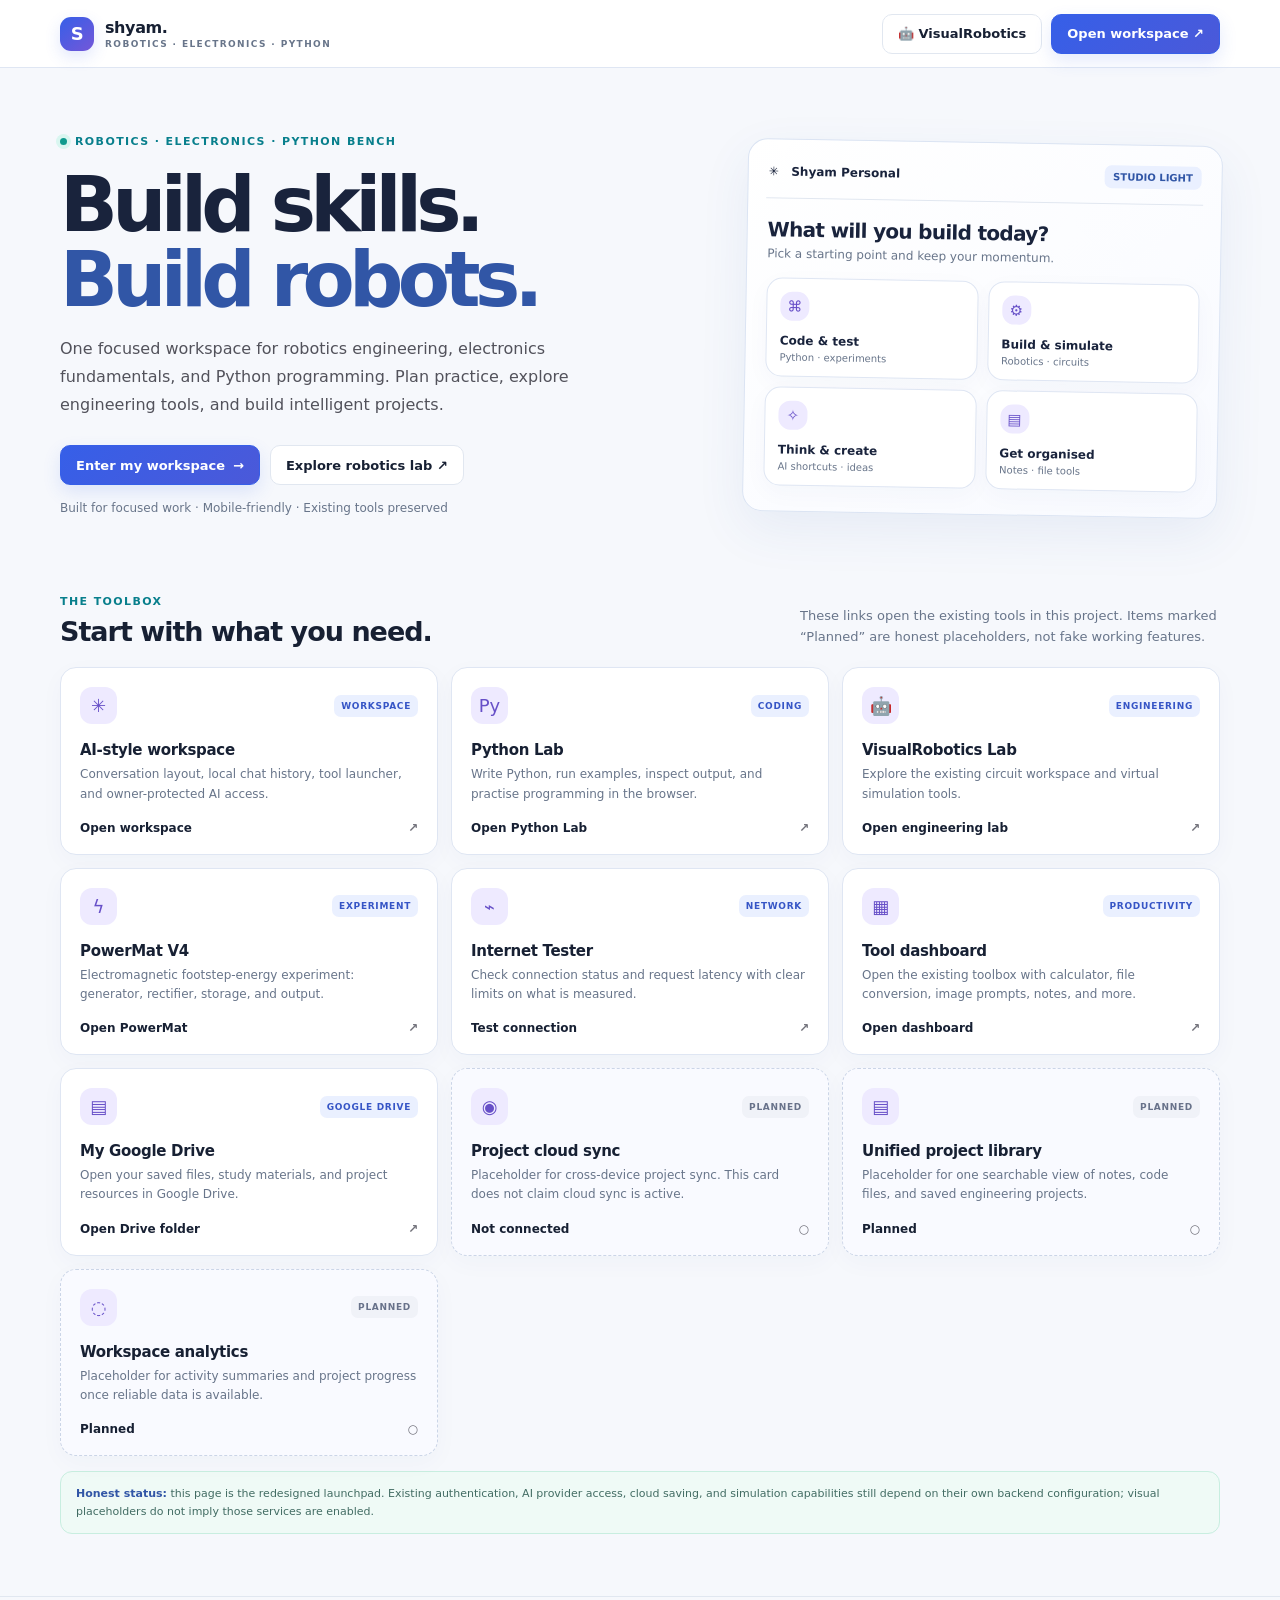
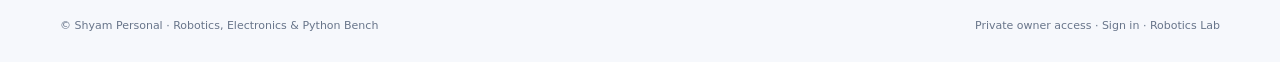
<file: index.html>
<!doctype html>
<html lang="en">
<head>
<meta charset="utf-8">
<meta name="viewport" content="width=device-width,initial-scale=1">
<meta name="robots" content="noindex,nofollow">
<meta name="theme-color" content="#fafafa">
<meta name="description" content="Shyam Personal — a focused robotics, electronics, and Python engineering bench.">
<title>Shyam Personal — Robotics, Electronics &amp; Python Bench</title>
<link rel="stylesheet" href="/premium-ui.css">
<style>
:root{color-scheme:light;--bg:#f6f8fc;--panel:#fff;--ink:#172033;--muted:#68758a;--line:#e1e7f0;--soft:#edf2fa;--dark:#3156a6;--accent:#3156a6;--accent-soft:#eaf0ff;--teal:#0f766e;--lavender:#f1edff}
*{box-sizing:border-box}html{scroll-behavior:smooth}body{margin:0;background:var(--bg);color:var(--ink);font-family:Inter,ui-sans-serif,system-ui,-apple-system,BlinkMacSystemFont,"Segoe UI",sans-serif;min-height:100vh}
a{color:inherit;text-decoration:none}button,a{-webkit-tap-highlight-color:transparent}.shell{width:min(1160px,calc(100% - 36px));margin:auto}
.top{height:68px;border-bottom:1px solid var(--line);background:#fffffff0;backdrop-filter:blur(16px);position:sticky;top:0;z-index:10}.top-inner{height:100%;display:flex;align-items:center;justify-content:space-between;gap:20px}.brand{display:flex;align-items:center;gap:11px;font-weight:750;letter-spacing:-.4px}.brand-mark{width:34px;height:34px;display:grid;place-items:center;border-radius:11px;background:linear-gradient(145deg,#3156a6,#587bd0);color:white;font-size:18px;box-shadow:0 5px 14px #3156a626}.brand small{display:block;font-size:9px;color:var(--muted);letter-spacing:1.4px;margin-top:2px}.top-actions{display:flex;align-items:center;gap:9px}.btn{display:inline-flex;align-items:center;justify-content:center;gap:8px;min-height:40px;padding:0 15px;border:1px solid var(--line);border-radius:10px;background:white;color:var(--ink);font-weight:650;font-size:13px;cursor:pointer}.btn.primary{background:linear-gradient(135deg,#3156a6,#4169bd);border-color:#3156a6;color:white;box-shadow:0 5px 14px #3156a622}.btn:hover{border-color:#a1a1aa;transform:translateY(-1px)}.hero{padding:62px 0 35px;display:grid;grid-template-columns:minmax(0,1.15fr) minmax(280px,.85fr);align-items:center;gap:42px}.eyebrow{display:inline-flex;align-items:center;gap:8px;color:#52525b;font-size:11px;letter-spacing:1.4px;font-weight:800;text-transform:uppercase}.live-dot{width:7px;height:7px;background:#0f9b8e;border-radius:50%;box-shadow:0 0 0 4px #d9f6f0}.hero h1{font-size:clamp(42px,7vw,76px);line-height:.99;letter-spacing:-.075em;margin:18px 0 18px;font-weight:750;max-width:720px}.hero h1 span{color:#3156a6}.lead{max-width:540px;color:#52525b;font-size:16px;line-height:1.75;margin:0}.hero-actions{display:flex;gap:10px;flex-wrap:wrap;margin-top:26px}.hero-note{font-size:12px;color:var(--muted);margin-top:16px}.preview{border:1px solid #dbe4f3;border-radius:20px;background:linear-gradient(145deg,#fff,#f8faff);box-shadow:0 18px 50px #3156a614;padding:18px;transform:rotate(1deg)}.preview-top{display:flex;align-items:center;justify-content:space-between;padding:2px 2px 15px;border-bottom:1px solid var(--line);font-size:12px;font-weight:750}.pill{background:#f4f4f5;color:#52525b;padding:6px 9px;border-radius:7px;font-size:10px;font-weight:700}.preview-main{padding:19px 2px 7px}.preview-main h3{margin:0 0 5px;font-size:20px;letter-spacing:-.7px}.preview-main p{margin:0;color:var(--muted);font-size:12px}.preview-grid{display:grid;grid-template-columns:1fr 1fr;gap:10px;margin-top:17px}.mini{border:1px solid var(--line);border-radius:12px;padding:13px;background:#fff}.mini-icon{width:29px;height:29px;display:grid;place-items:center;background:#eaf0ff;color:#3156a6;border-radius:9px;margin-bottom:13px;font-size:15px}.mini strong{font-size:12px;display:block}.mini small{font-size:10px;color:var(--muted);display:block;margin-top:4px}.section{padding:28px 0 62px}.section-head{display:flex;align-items:end;justify-content:space-between;gap:20px;margin-bottom:20px}.section-head h2{font-size:27px;letter-spacing:-1px;margin:7px 0 0}.section-head p{font-size:13px;color:var(--muted);max-width:420px;line-height:1.6;margin:0}.tool-grid{display:grid;grid-template-columns:repeat(3,minmax(0,1fr));gap:13px}.tool{background:var(--panel);border:1px solid var(--line);border-radius:15px;padding:19px;min-height:174px;display:flex;flex-direction:column;transition:transform .16s,border-color .16s,box-shadow .16s}.tool:hover{transform:translateY(-3px);border-color:#b4c6eb;box-shadow:0 12px 30px #3156a610}.tool-top{display:flex;align-items:center;justify-content:space-between;gap:10px}.tool-icon{width:37px;height:37px;border-radius:11px;background:#eaf0ff;color:#3156a6;display:grid;place-items:center;font-size:18px}.tag{font-size:9px;font-weight:800;letter-spacing:.7px;color:#3156a6;background:#edf2ff;border-radius:6px;padding:6px 7px}.tool h3{font-size:15px;letter-spacing:-.3px;margin:17px 0 6px}.tool p{font-size:12px;color:var(--muted);line-height:1.6;margin:0}.tool-foot{margin-top:auto;padding-top:17px;font-size:12px;font-weight:700;display:flex;justify-content:space-between;align-items:center}.tool-foot span{color:#71717a}.tool.disabled{background:#fbfcff;border-style:dashed}.tool.disabled:hover{transform:none;box-shadow:none;border-color:#d4d4d8}.notice{margin-top:15px;padding:13px 15px;border:1px solid var(--line);border-radius:12px;background:#fff;color:#71717a;font-size:11px;line-height:1.6}.bottom{border-top:1px solid var(--line);padding:22px 0 30px;color:var(--muted);font-size:11px}.bottom-inner{display:flex;justify-content:space-between;gap:14px;flex-wrap:wrap}.kbd{font:inherit;background:#f4f4f5;border:1px solid #e4e4e7;padding:3px 6px;border-radius:5px;color:#52525b}
@media(max-width:850px){.hero{grid-template-columns:1fr;gap:28px;padding-top:42px}.preview{transform:none;max-width:560px}.tool-grid{grid-template-columns:repeat(2,minmax(0,1fr))}.section-head{align-items:start;flex-direction:column}.section-head p{max-width:600px}}
@media(max-width:540px){.shell{width:min(100% - 24px,1160px)}.top{height:60px}.brand-mark{width:31px;height:31px}.top-actions .btn{min-height:36px;padding:0 10px;font-size:12px}.hero{padding:35px 0 22px;gap:25px}.hero h1{font-size:48px}.lead{font-size:14px}.hero-actions .btn{flex:1}.preview{padding:13px}.tool-grid{grid-template-columns:1fr;gap:10px}.tool{min-height:145px;padding:16px}.section{padding-bottom:40px}.section-head h2{font-size:24px}.bottom-inner{flex-direction:column}}
.section-head .eyebrow{color:#0f766e}.preview-top .pill{background:#eaf0ff;color:#3156a6}.notice{background:#f8fbff;border-color:#dbe7f7;color:#68758a}.notice strong{color:#3156a6}.tool:nth-child(3n+2) .tool-icon{background:#e2f6f1;color:#0f766e}.tool:nth-child(3n) .tool-icon{background:#f1edff;color:#6d4acb}.tool:nth-child(3n+2) .tag{background:#e6f7f3;color:#0f766e}.tool:nth-child(3n) .tag{background:#f1edff;color:#6d4acb}\n@media(prefers-reduced-motion:reduce){*,*::before,*::after{scroll-behavior:auto!important;transition:none!important}}
</style>
</head>
<body>
<header class="top"><div class="shell top-inner"><a class="brand" href="/" aria-label="Shyam Personal home"><span class="brand-mark">S</span><span>shyam.<small>ROBOTICS · ELECTRONICS · PYTHON</small></span></a><div class="top-actions"><a class="btn" href="/visualrobotics-lab.html">🤖 VisualRobotics</a><a class="btn primary" href="/login.html">Open workspace ↗</a></div></div></header>
<main>
<section class="shell hero">
<div><div class="eyebrow"><span class="live-dot"></span> ROBOTICS · ELECTRONICS · PYTHON BENCH</div><h1>Build skills.<br><span>Build robots.</span></h1><p class="lead">One focused workspace for robotics engineering, electronics fundamentals, and Python programming. Plan practice, explore engineering tools, and build intelligent projects.</p><div class="hero-actions"><a class="btn primary" href="/login.html">Enter my workspace <span>→</span></a><a class="btn" href="/visualrobotics-lab.html">Explore robotics lab ↗</a></div><p class="hero-note">Built for focused work · Mobile-friendly · Existing tools preserved</p></div>
<div class="preview" aria-label="Workspace preview"><div class="preview-top"><span>✳ &nbsp; Shyam Personal</span><span class="pill">STUDIO LIGHT</span></div><div class="preview-main"><h3>What will you build today?</h3><p>Pick a starting point and keep your momentum.</p><div class="preview-grid"><div class="mini"><span class="mini-icon">⌘</span><strong>Code & test</strong><small>Python · experiments</small></div><div class="mini"><span class="mini-icon">⚙</span><strong>Build & simulate</strong><small>Robotics · circuits</small></div><div class="mini"><span class="mini-icon">✧</span><strong>Think & create</strong><small>AI shortcuts · ideas</small></div><div class="mini"><span class="mini-icon">▤</span><strong>Get organised</strong><small>Notes · file tools</small></div></div></div></div>
</section>
<section class="shell section" id="tools"><div class="section-head"><div><div class="eyebrow">THE TOOLBOX</div><h2>Start with what you need.</h2></div><p>These links open the existing tools in this project. Items marked “Planned” are honest placeholders, not fake working features.</p></div>
<div class="tool-grid">
<a class="tool" href="/login.html"><div class="tool-top"><span class="tool-icon">✳</span><span class="tag">WORKSPACE</span></div><h3>AI-style workspace</h3><p>Conversation layout, local chat history, tool launcher, and owner-protected AI access.</p><div class="tool-foot">Open workspace <span>↗</span></div></a>
<a class="tool" href="/python.html"><div class="tool-top"><span class="tool-icon">Py</span><span class="tag">CODING</span></div><h3>Python Lab</h3><p>Write Python, run examples, inspect output, and practise programming in the browser.</p><div class="tool-foot">Open Python Lab <span>↗</span></div></a>
<a class="tool" href="/visualrobotics-lab.html"><div class="tool-top"><span class="tool-icon">🤖</span><span class="tag">ENGINEERING</span></div><h3>VisualRobotics Lab</h3><p>Explore the existing circuit workspace and virtual simulation tools.</p><div class="tool-foot">Open engineering lab <span>↗</span></div></a>
<a class="tool" href="/powermat-v4.html"><div class="tool-top"><span class="tool-icon">ϟ</span><span class="tag">EXPERIMENT</span></div><h3>PowerMat V4</h3><p>Electromagnetic footstep-energy experiment: generator, rectifier, storage, and output.</p><div class="tool-foot">Open PowerMat <span>↗</span></div></a>
<a class="tool" href="/internet-tester.html"><div class="tool-top"><span class="tool-icon">⌁</span><span class="tag">NETWORK</span></div><h3>Internet Tester</h3><p>Check connection status and request latency with clear limits on what is measured.</p><div class="tool-foot">Test connection <span>↗</span></div></a>
<a class="tool" href="/dashboard.html"><div class="tool-top"><span class="tool-icon">▦</span><span class="tag">PRODUCTIVITY</span></div><h3>Tool dashboard</h3><p>Open the existing toolbox with calculator, file conversion, image prompts, notes, and more.</p><div class="tool-foot">Open dashboard <span>↗</span></div></a>
<a class="tool" href="https://drive.google.com/drive/folders/13ODUAxMzUOBvBtChc61tbu8bRAvQfiEd?usp=drive_link" target="_blank" rel="noopener noreferrer"><div class="tool-top"><span class="tool-icon">▤</span><span class="tag">GOOGLE DRIVE</span></div><h3>My Google Drive</h3><p>Open your saved files, study materials, and project resources in Google Drive.</p><div class="tool-foot">Open Drive folder <span>↗</span></div></a>
<div class="tool disabled"><div class="tool-top"><span class="tool-icon">◉</span><span class="tag">PLANNED</span></div><h3>Project cloud sync</h3><p>Placeholder for cross-device project sync. This card does not claim cloud sync is active.</p><div class="tool-foot">Not connected <span>○</span></div></div>
<div class="tool disabled"><div class="tool-top"><span class="tool-icon">▤</span><span class="tag">PLANNED</span></div><h3>Unified project library</h3><p>Placeholder for one searchable view of notes, code files, and saved engineering projects.</p><div class="tool-foot">Planned <span>○</span></div></div>
<div class="tool disabled"><div class="tool-top"><span class="tool-icon">◌</span><span class="tag">PLANNED</span></div><h3>Workspace analytics</h3><p>Placeholder for activity summaries and project progress once reliable data is available.</p><div class="tool-foot">Planned <span>○</span></div></div>
</div>
<div class="notice"><strong>Honest status:</strong> this page is the redesigned launchpad. Existing authentication, AI provider access, cloud saving, and simulation capabilities still depend on their own backend configuration; visual placeholders do not imply those services are enabled.</div>
</section>
</main>
<footer class="bottom"><div class="shell bottom-inner"><span>© Shyam Personal · Robotics, Electronics & Python Bench</span><span>Private owner access · <a href="/login.html">Sign in</a> · <a href="/visualrobotics-lab.html">Robotics Lab</a></span></div></footer>
</body></html>
</file>
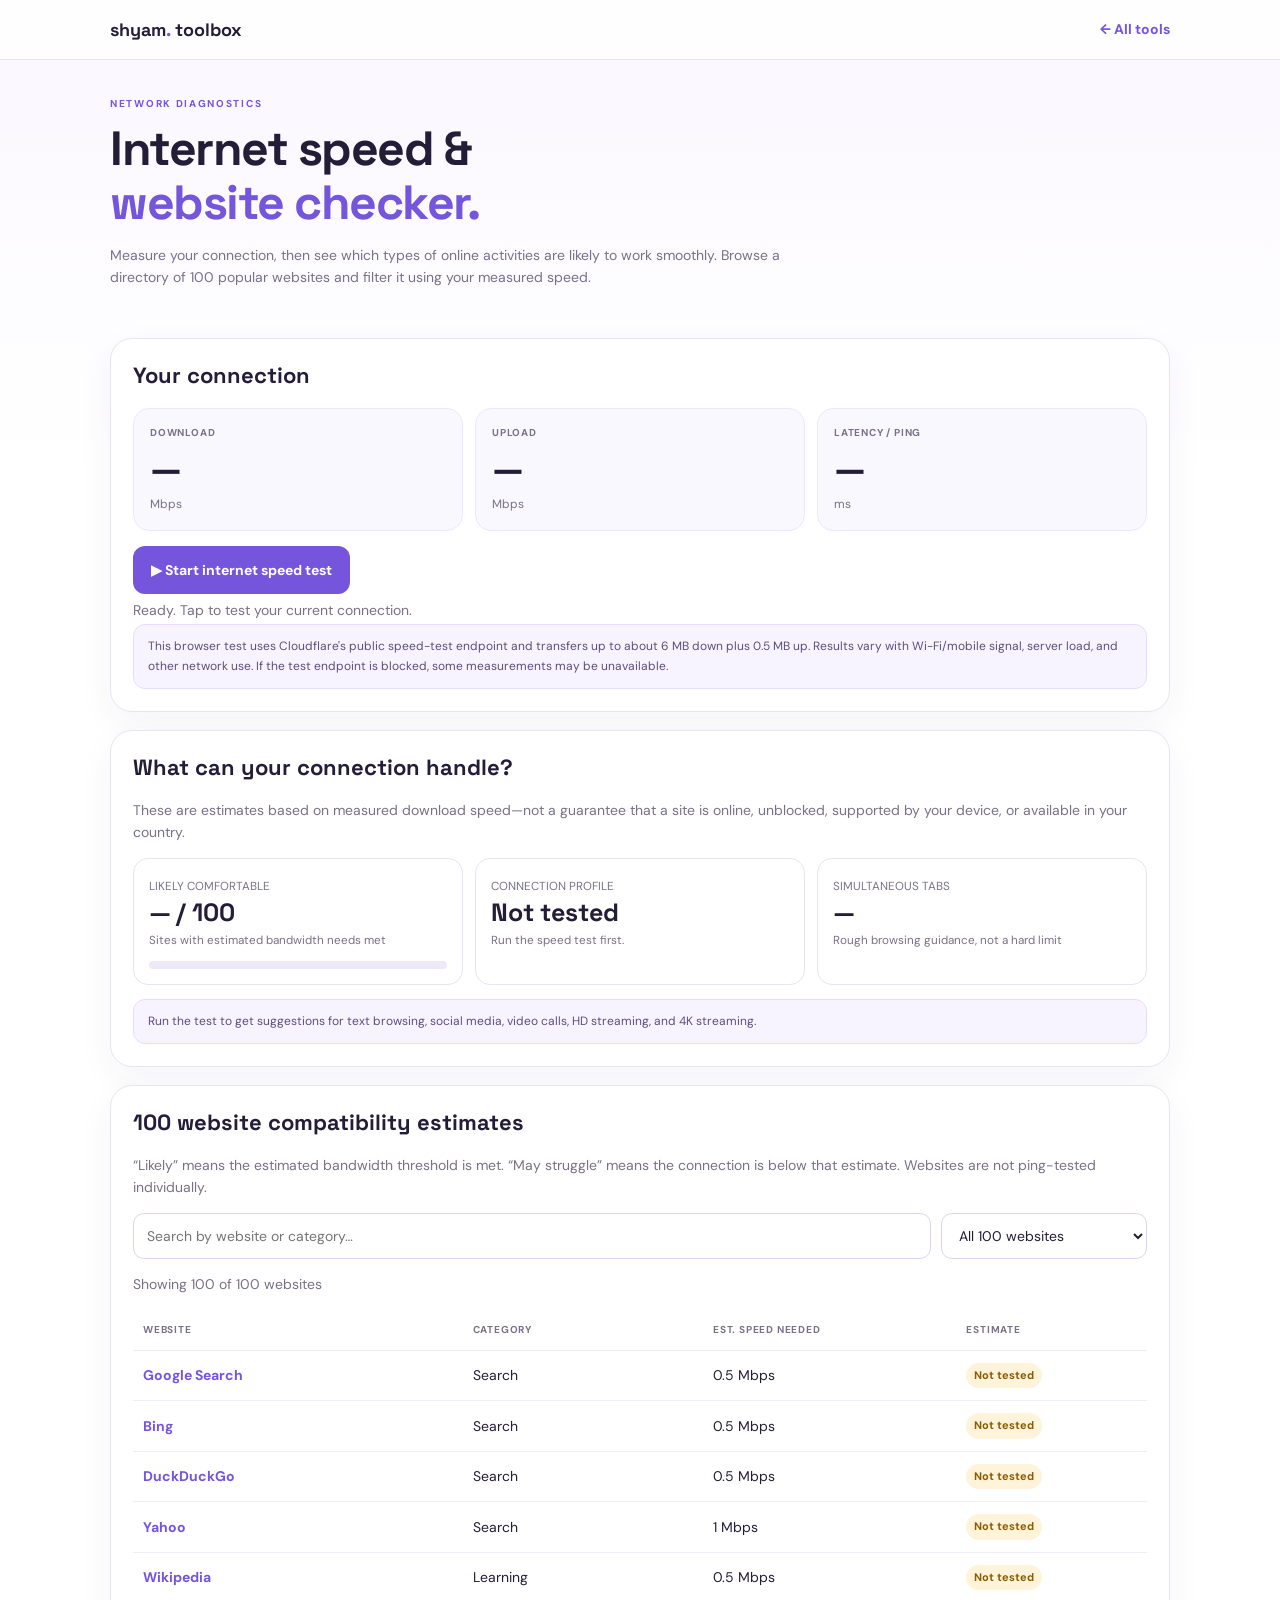
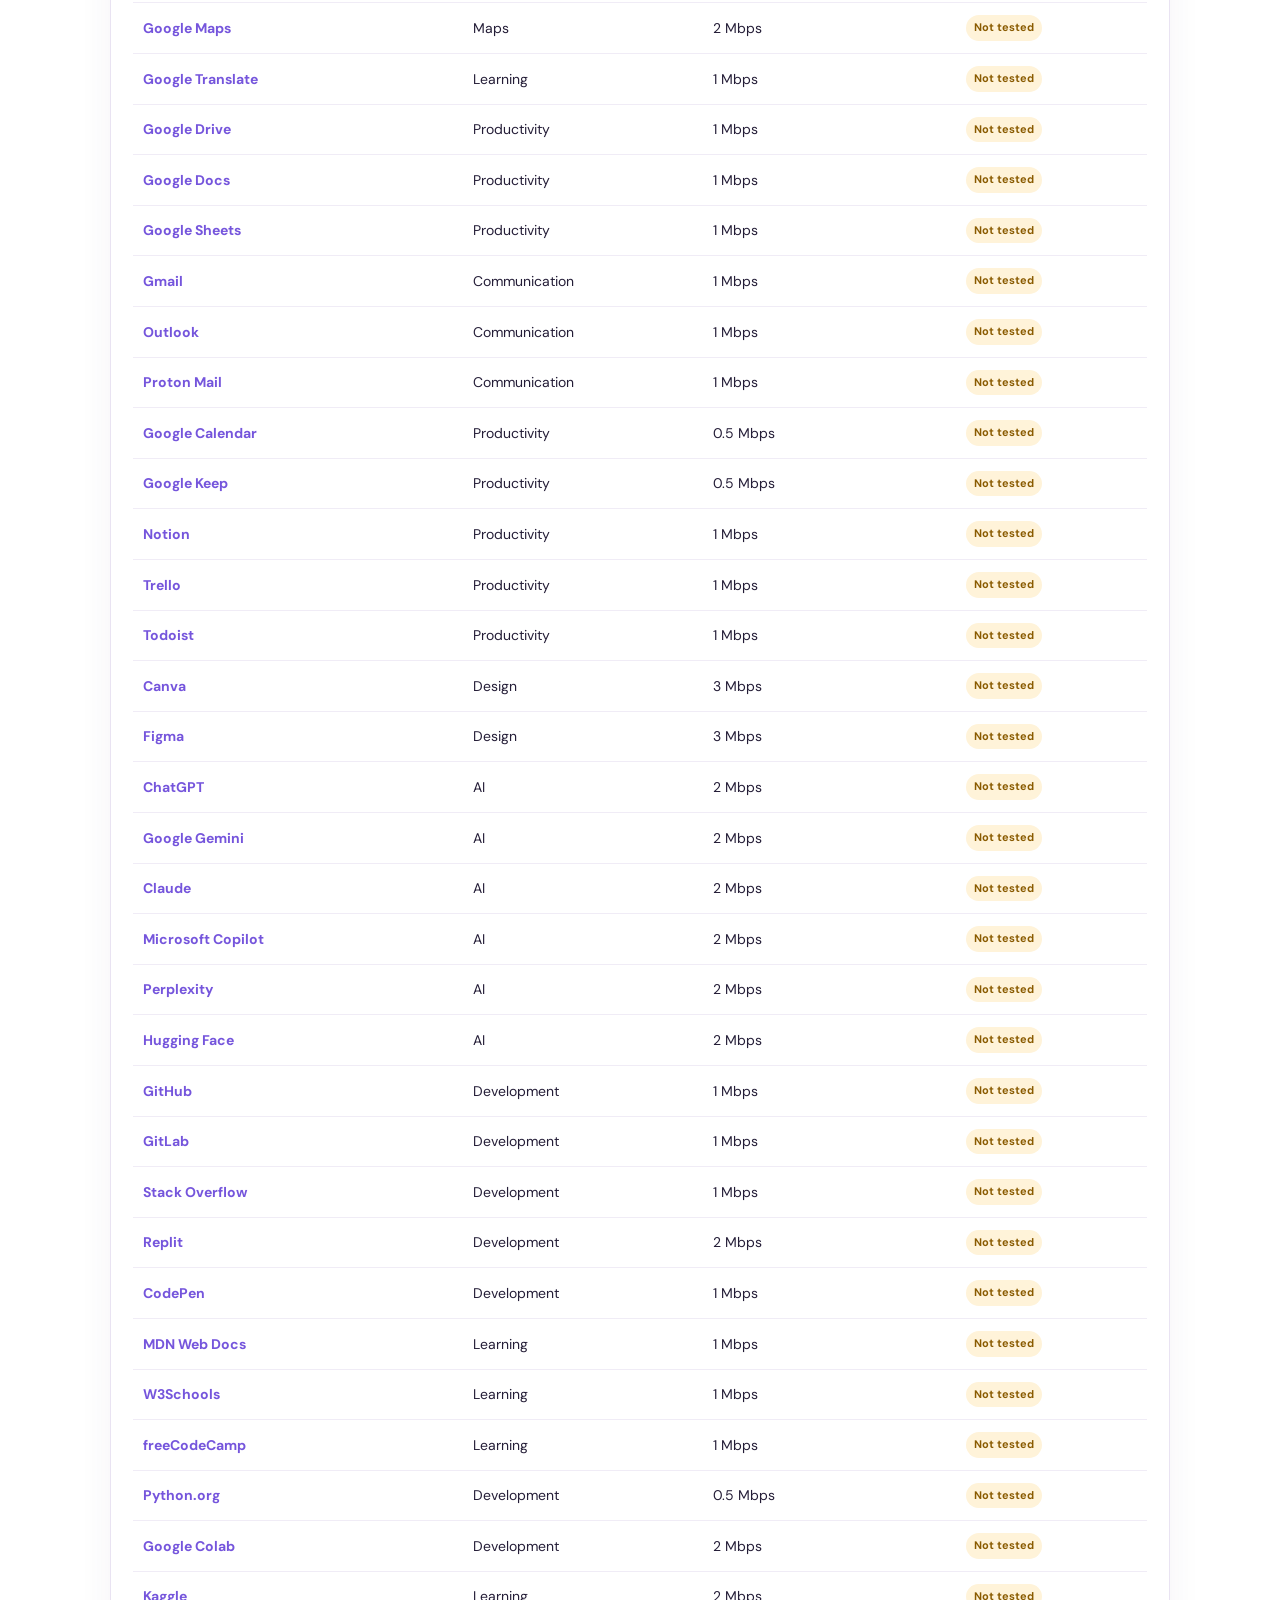
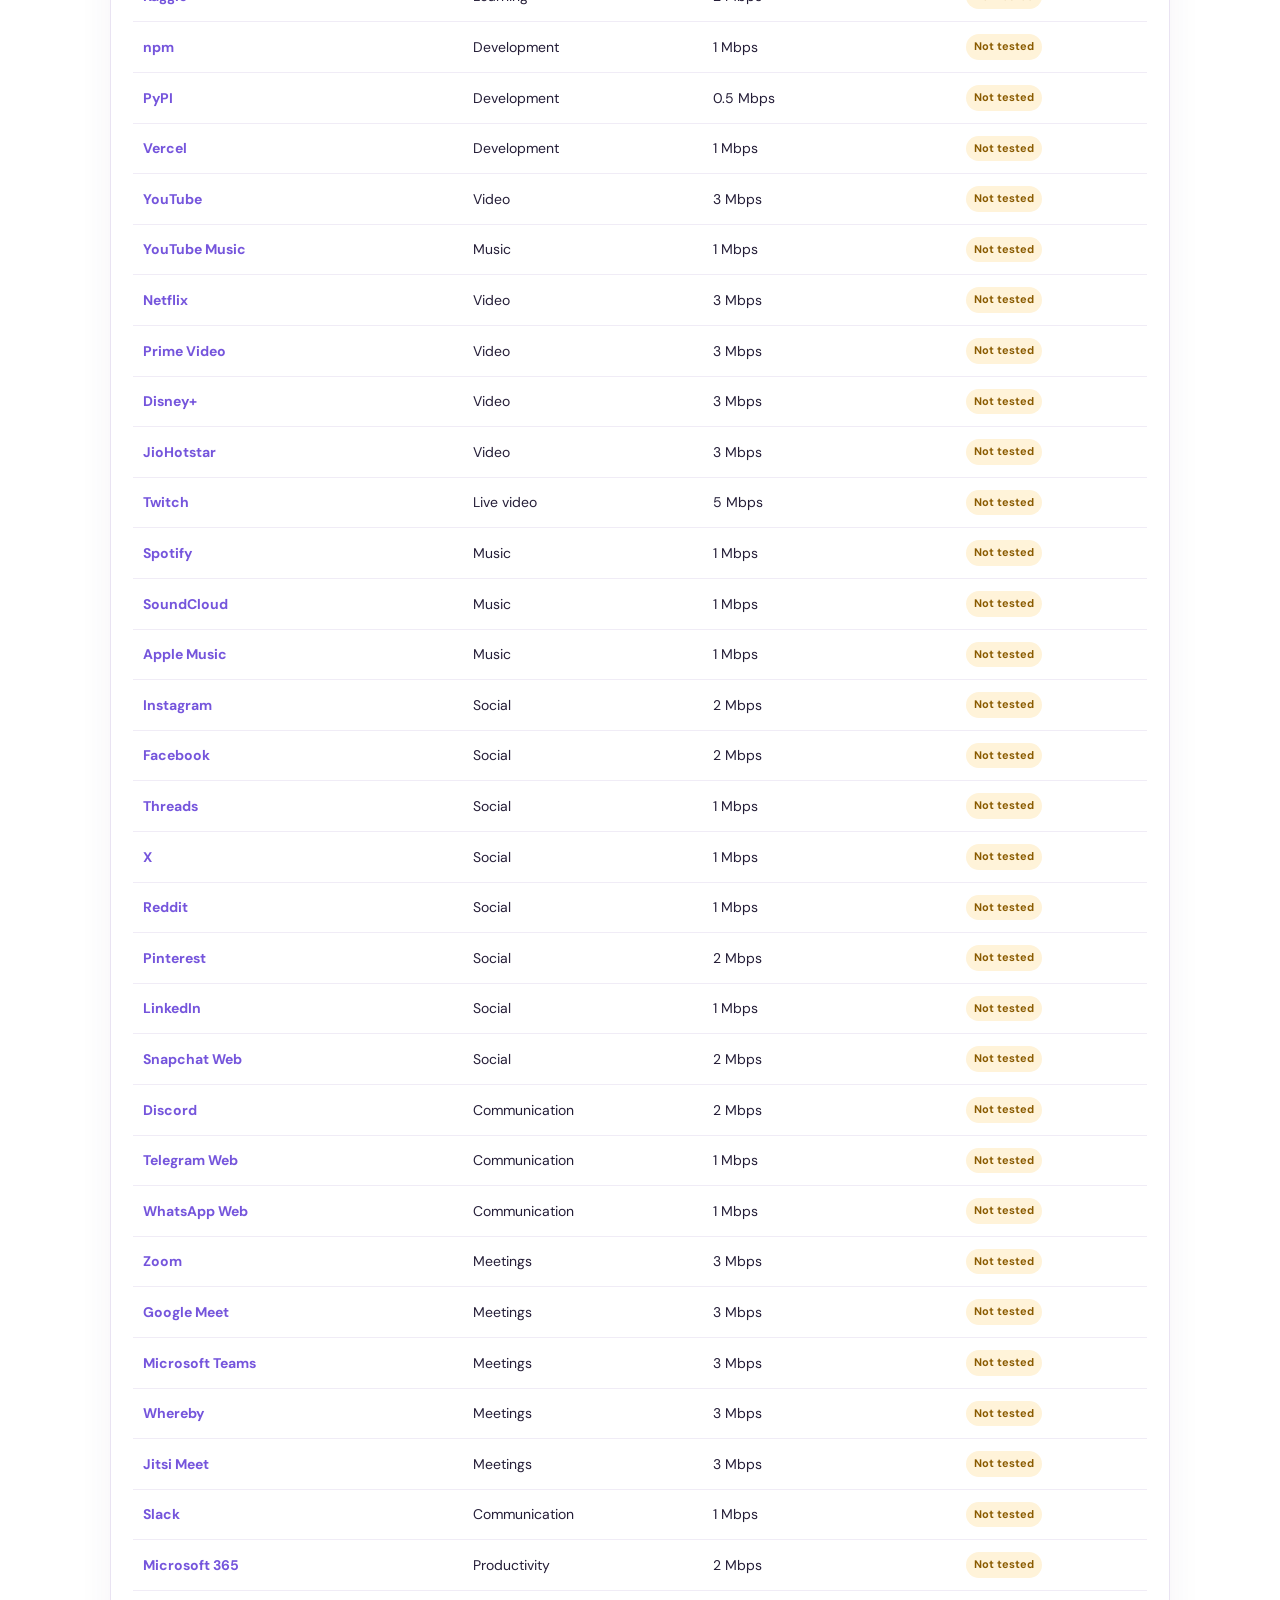
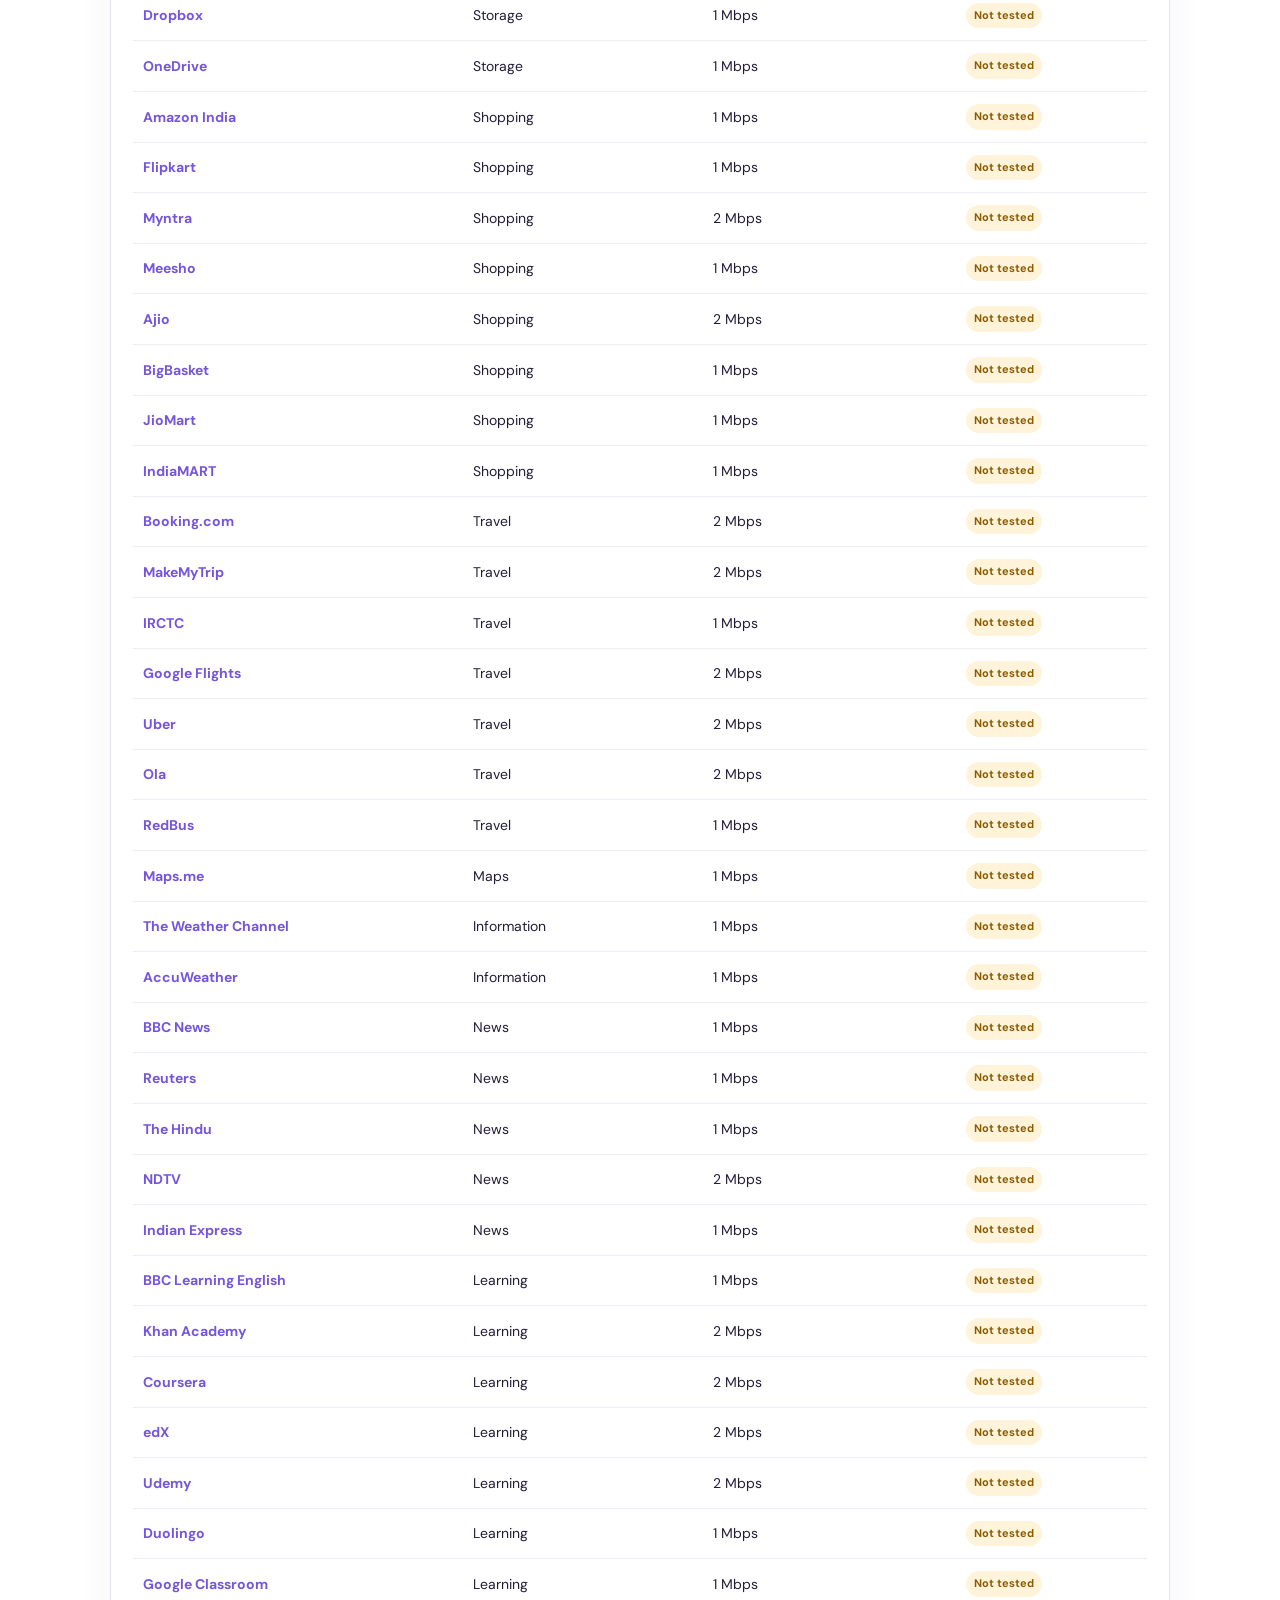
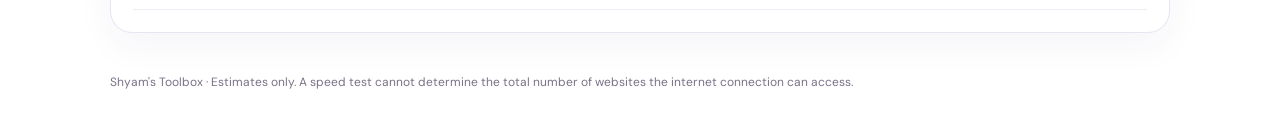
<file: internet-checker.html>
<!doctype html>
<html lang="en"><head><meta charset="utf-8"><meta name="viewport" content="width=device-width,initial-scale=1"><meta name="theme-color" content="#f5f0ff"><meta name="description" content="Test internet download speed, upload speed and latency, then estimate which of 100 popular websites and online activities should work comfortably."><title>Internet Speed & Website Checker — Shyam's Toolbox</title><link rel="preconnect" href="https://fonts.googleapis.com"><link href="https://fonts.googleapis.com/css2?family=DM+Sans:wght@400;500;600;700&family=Space+Grotesk:wght@400;500;600;700&display=swap" rel="stylesheet"><style>
:root{--ink:#241d37;--muted:#797187;--purple:#7555dc;--line:#e9e3f2;--pale:#faf8ff;font-family:"DM Sans",sans-serif;color:var(--ink)}*{box-sizing:border-box}body{margin:0;background:linear-gradient(180deg,#faf7ff,#fff 480px);font-size:14px;line-height:1.6}.shell{width:min(1060px,calc(100% - 32px));margin:auto}a{color:inherit;text-decoration:none}button,input,select{font:inherit}.top{padding:18px 0;border-bottom:1px solid var(--line);background:#ffffffdf}.top-inner{display:flex;justify-content:space-between;align-items:center;gap:12px}.brand{font:700 18px "Space Grotesk",sans-serif}.brand span{color:var(--purple)}.back{color:var(--purple);font-weight:700}.hero{padding:36px 0 18px}.eyebrow{color:var(--purple);font-size:10px;letter-spacing:1.7px;font-weight:700}.hero h1{font:700 clamp(30px,5vw,48px)/1.12 "Space Grotesk",sans-serif;letter-spacing:-1.5px;margin:10px 0}.hero p{color:var(--muted);max-width:720px}.panel{background:#fff;border:1px solid var(--line);border-radius:22px;padding:22px;box-shadow:0 12px 36px #3723640d;margin:18px 0}.metrics{display:grid;grid-template-columns:repeat(3,1fr);gap:12px}.metric{background:var(--pale);border:1px solid #eee6ff;border-radius:16px;padding:16px;min-width:0}.metric small{display:block;color:var(--muted);font-weight:700;letter-spacing:.8px;font-size:10px}.metric strong{font:700 clamp(24px,4vw,36px) "Space Grotesk",sans-serif;display:block;margin-top:5px;overflow-wrap:anywhere}.unit{color:var(--muted);font-size:12px}.btn{border:0;border-radius:12px;padding:13px 18px;background:var(--purple);color:#fff;font-weight:700;cursor:pointer;margin:15px 0 5px}.btn:disabled{opacity:.6;cursor:wait}.status{min-height:25px;color:var(--muted)}.notice{background:#f7f3ff;border:1px solid #e7dcff;border-radius:12px;padding:12px 14px;color:#5d5078;font-size:12px}.summary-grid{display:grid;grid-template-columns:repeat(3,1fr);gap:12px;margin-top:14px}.summary-card{border:1px solid var(--line);border-radius:15px;padding:15px}.summary-card strong{display:block;font:700 25px "Space Grotesk",sans-serif}.summary-card small{color:var(--muted)}.bar{height:8px;border-radius:10px;background:#eee9f7;overflow:hidden;margin-top:10px}.bar span{display:block;height:100%;width:0;background:linear-gradient(90deg,#7555dc,#b366cb);transition:width .3s}.filters{display:flex;gap:10px;flex-wrap:wrap;margin:14px 0}.filters input,.filters select{padding:11px 13px;border:1px solid #ded3f4;border-radius:11px;background:white;color:var(--ink)}.filters input{flex:1;min-width:180px}.table-wrap{overflow-x:auto}table{width:100%;border-collapse:collapse;min-width:610px}th,td{text-align:left;padding:12px 10px;border-bottom:1px solid #f0ecf6}th{font-size:10px;color:var(--muted);letter-spacing:.8px}td a{color:var(--purple);font-weight:700}td a:hover{text-decoration:underline}.pill{display:inline-block;padding:4px 8px;border-radius:999px;font-size:11px;font-weight:700}.good{background:#e5f8ee;color:#147648}.maybe{background:#fff3d9;color:#8a5b00}.poor{background:#ffebec;color:#a82d3b}.muted{color:var(--muted)}.footer{padding:22px 0;color:var(--muted);font-size:12px}.sr-only{position:absolute;width:1px;height:1px;padding:0;margin:-1px;overflow:hidden;clip:rect(0,0,0,0);white-space:nowrap;border:0}@media(max-width:620px){.metrics,.summary-grid{grid-template-columns:1fr}.panel{padding:16px}.top-inner{align-items:flex-start}.hero{padding-top:24px}}
</style></head><body>
<header class="top"><div class="shell top-inner"><a class="brand" href="index.html">shyam<span>.</span> toolbox</a><a class="back" href="index.html">← All tools</a></div></header>
<main class="shell"><section class="hero"><div class="eyebrow">NETWORK DIAGNOSTICS</div><h1>Internet speed &<br><span style="color:var(--purple)">website checker.</span></h1><p>Measure your connection, then see which types of online activities are likely to work smoothly. Browse a directory of 100 popular websites and filter it using your measured speed.</p></section>
<section class="panel" aria-labelledby="speed-title"><h2 id="speed-title" style="font:700 22px 'Space Grotesk',sans-serif;margin-top:0">Your connection</h2><div class="metrics"><div class="metric"><small>DOWNLOAD</small><strong id="download-value">—</strong><span class="unit">Mbps</span></div><div class="metric"><small>UPLOAD</small><strong id="upload-value">—</strong><span class="unit">Mbps</span></div><div class="metric"><small>LATENCY / PING</small><strong id="ping-value">—</strong><span class="unit">ms</span></div></div><button class="btn" id="run-speed-test" type="button">▶ Start internet speed test</button><div class="status" id="test-status" role="status" aria-live="polite">Ready. Tap to test your current connection.</div><div class="notice">This browser test uses Cloudflare's public speed-test endpoint and transfers up to about 6 MB down plus 0.5 MB up. Results vary with Wi-Fi/mobile signal, server load, and other network use. If the test endpoint is blocked, some measurements may be unavailable.</div></section>
<section class="panel" aria-labelledby="estimate-title"><h2 id="estimate-title" style="font:700 22px 'Space Grotesk',sans-serif;margin-top:0">What can your connection handle?</h2><p class="muted">These are estimates based on measured download speed—not a guarantee that a site is online, unblocked, supported by your device, or available in your country.</p><div class="summary-grid"><div class="summary-card"><small>LIKELY COMFORTABLE</small><strong id="likely-count">— / 100</strong><small>Sites with estimated bandwidth needs met</small><div class="bar"><span id="likely-bar"></span></div></div><div class="summary-card"><small>CONNECTION PROFILE</small><strong id="profile">Not tested</strong><small id="profile-desc">Run the speed test first.</small></div><div class="summary-card"><small>SIMULTANEOUS TABS</small><strong id="tabs-count">—</strong><small id="tabs-desc">Rough browsing guidance, not a hard limit</small></div></div><div id="activity-guidance" class="notice" style="margin-top:14px">Run the test to get suggestions for text browsing, social media, video calls, HD streaming, and 4K streaming.</div></section>
<section class="panel" aria-labelledby="list-title"><h2 id="list-title" style="font:700 22px 'Space Grotesk',sans-serif;margin-top:0">100 website compatibility estimates</h2><p class="muted">“Likely” means the estimated bandwidth threshold is met. “May struggle” means the connection is below that estimate. Websites are not ping-tested individually.</p><div class="filters"><label class="sr-only" for="site-search">Search websites</label><input id="site-search" type="search" placeholder="Search by website or category…"><label class="sr-only" for="site-filter">Filter results</label><select id="site-filter"><option value="all">All 100 websites</option><option value="likely">Likely compatible</option><option value="struggle">May struggle</option><option value="video">Video & streaming</option><option value="learning">Learning & development</option></select></div><p id="list-count" class="muted" aria-live="polite">Showing 100 websites</p><div class="table-wrap"><table><thead><tr><th>WEBSITE</th><th>CATEGORY</th><th>EST. SPEED NEEDED</th><th>ESTIMATE</th></tr></thead><tbody id="website-list" data-sites-count="100"></tbody></table></div></section>
</main><footer class="footer shell">Shyam's Toolbox · Estimates only. A speed test cannot determine the total number of websites the internet connection can access.</footer>
<script>
const sites = [
      {name:"Google Search",url:"https://www.google.com",category:"Search",need:0.5},
      {name:"Bing",url:"https://www.bing.com",category:"Search",need:0.5},
      {name:"DuckDuckGo",url:"https://duckduckgo.com",category:"Search",need:0.5},
      {name:"Yahoo",url:"https://www.yahoo.com",category:"Search",need:1},
      {name:"Wikipedia",url:"https://www.wikipedia.org",category:"Learning",need:0.5},
      {name:"Google Maps",url:"https://maps.google.com",category:"Maps",need:2},
      {name:"Google Translate",url:"https://translate.google.com",category:"Learning",need:1},
      {name:"Google Drive",url:"https://drive.google.com",category:"Productivity",need:1},
      {name:"Google Docs",url:"https://docs.google.com",category:"Productivity",need:1},
      {name:"Google Sheets",url:"https://sheets.google.com",category:"Productivity",need:1},
      {name:"Gmail",url:"https://mail.google.com",category:"Communication",need:1},
      {name:"Outlook",url:"https://outlook.live.com",category:"Communication",need:1},
      {name:"Proton Mail",url:"https://proton.me",category:"Communication",need:1},
      {name:"Google Calendar",url:"https://calendar.google.com",category:"Productivity",need:0.5},
      {name:"Google Keep",url:"https://keep.google.com",category:"Productivity",need:0.5},
      {name:"Notion",url:"https://www.notion.so",category:"Productivity",need:1},
      {name:"Trello",url:"https://trello.com",category:"Productivity",need:1},
      {name:"Todoist",url:"https://todoist.com",category:"Productivity",need:1},
      {name:"Canva",url:"https://www.canva.com",category:"Design",need:3},
      {name:"Figma",url:"https://www.figma.com",category:"Design",need:3},
      {name:"ChatGPT",url:"https://chatgpt.com",category:"AI",need:2},
      {name:"Google Gemini",url:"https://gemini.google.com",category:"AI",need:2},
      {name:"Claude",url:"https://claude.ai",category:"AI",need:2},
      {name:"Microsoft Copilot",url:"https://copilot.microsoft.com",category:"AI",need:2},
      {name:"Perplexity",url:"https://www.perplexity.ai",category:"AI",need:2},
      {name:"Hugging Face",url:"https://huggingface.co",category:"AI",need:2},
      {name:"GitHub",url:"https://github.com",category:"Development",need:1},
      {name:"GitLab",url:"https://gitlab.com",category:"Development",need:1},
      {name:"Stack Overflow",url:"https://stackoverflow.com",category:"Development",need:1},
      {name:"Replit",url:"https://replit.com",category:"Development",need:2},
      {name:"CodePen",url:"https://codepen.io",category:"Development",need:1},
      {name:"MDN Web Docs",url:"https://developer.mozilla.org",category:"Learning",need:1},
      {name:"W3Schools",url:"https://www.w3schools.com",category:"Learning",need:1},
      {name:"freeCodeCamp",url:"https://www.freecodecamp.org",category:"Learning",need:1},
      {name:"Python.org",url:"https://www.python.org",category:"Development",need:0.5},
      {name:"Google Colab",url:"https://colab.research.google.com",category:"Development",need:2},
      {name:"Kaggle",url:"https://www.kaggle.com",category:"Learning",need:2},
      {name:"npm",url:"https://www.npmjs.com",category:"Development",need:1},
      {name:"PyPI",url:"https://pypi.org",category:"Development",need:0.5},
      {name:"Vercel",url:"https://vercel.com",category:"Development",need:1},
      {name:"YouTube",url:"https://www.youtube.com",category:"Video",need:3},
      {name:"YouTube Music",url:"https://music.youtube.com",category:"Music",need:1},
      {name:"Netflix",url:"https://www.netflix.com",category:"Video",need:3},
      {name:"Prime Video",url:"https://www.primevideo.com",category:"Video",need:3},
      {name:"Disney+",url:"https://www.disneyplus.com",category:"Video",need:3},
      {name:"JioHotstar",url:"https://www.hotstar.com",category:"Video",need:3},
      {name:"Twitch",url:"https://www.twitch.tv",category:"Live video",need:5},
      {name:"Spotify",url:"https://open.spotify.com",category:"Music",need:1},
      {name:"SoundCloud",url:"https://soundcloud.com",category:"Music",need:1},
      {name:"Apple Music",url:"https://music.apple.com",category:"Music",need:1},
      {name:"Instagram",url:"https://www.instagram.com",category:"Social",need:2},
      {name:"Facebook",url:"https://www.facebook.com",category:"Social",need:2},
      {name:"Threads",url:"https://www.threads.net",category:"Social",need:1},
      {name:"X",url:"https://x.com",category:"Social",need:1},
      {name:"Reddit",url:"https://www.reddit.com",category:"Social",need:1},
      {name:"Pinterest",url:"https://www.pinterest.com",category:"Social",need:2},
      {name:"LinkedIn",url:"https://www.linkedin.com",category:"Social",need:1},
      {name:"Snapchat Web",url:"https://web.snapchat.com",category:"Social",need:2},
      {name:"Discord",url:"https://discord.com",category:"Communication",need:2},
      {name:"Telegram Web",url:"https://web.telegram.org",category:"Communication",need:1},
      {name:"WhatsApp Web",url:"https://web.whatsapp.com",category:"Communication",need:1},
      {name:"Zoom",url:"https://zoom.us",category:"Meetings",need:3},
      {name:"Google Meet",url:"https://meet.google.com",category:"Meetings",need:3},
      {name:"Microsoft Teams",url:"https://teams.microsoft.com",category:"Meetings",need:3},
      {name:"Whereby",url:"https://whereby.com",category:"Meetings",need:3},
      {name:"Jitsi Meet",url:"https://meet.jit.si",category:"Meetings",need:3},
      {name:"Slack",url:"https://slack.com",category:"Communication",need:1},
      {name:"Microsoft 365",url:"https://www.microsoft365.com",category:"Productivity",need:2},
      {name:"Dropbox",url:"https://www.dropbox.com",category:"Storage",need:1},
      {name:"OneDrive",url:"https://onedrive.live.com",category:"Storage",need:1},
      {name:"Amazon India",url:"https://www.amazon.in",category:"Shopping",need:1},
      {name:"Flipkart",url:"https://www.flipkart.com",category:"Shopping",need:1},
      {name:"Myntra",url:"https://www.myntra.com",category:"Shopping",need:2},
      {name:"Meesho",url:"https://www.meesho.com",category:"Shopping",need:1},
      {name:"Ajio",url:"https://www.ajio.com",category:"Shopping",need:2},
      {name:"BigBasket",url:"https://www.bigbasket.com",category:"Shopping",need:1},
      {name:"JioMart",url:"https://www.jiomart.com",category:"Shopping",need:1},
      {name:"IndiaMART",url:"https://www.indiamart.com",category:"Shopping",need:1},
      {name:"Booking.com",url:"https://www.booking.com",category:"Travel",need:2},
      {name:"MakeMyTrip",url:"https://www.makemytrip.com",category:"Travel",need:2},
      {name:"IRCTC",url:"https://www.irctc.co.in",category:"Travel",need:1},
      {name:"Google Flights",url:"https://www.google.com/travel/flights",category:"Travel",need:2},
      {name:"Uber",url:"https://www.uber.com",category:"Travel",need:2},
      {name:"Ola",url:"https://www.olacabs.com",category:"Travel",need:2},
      {name:"RedBus",url:"https://www.redbus.in",category:"Travel",need:1},
      {name:"Maps.me",url:"https://maps.me",category:"Maps",need:1},
      {name:"The Weather Channel",url:"https://weather.com",category:"Information",need:1},
      {name:"AccuWeather",url:"https://www.accuweather.com",category:"Information",need:1},
      {name:"BBC News",url:"https://www.bbc.com/news",category:"News",need:1},
      {name:"Reuters",url:"https://www.reuters.com",category:"News",need:1},
      {name:"The Hindu",url:"https://www.thehindu.com",category:"News",need:1},
      {name:"NDTV",url:"https://www.ndtv.com",category:"News",need:2},
      {name:"Indian Express",url:"https://indianexpress.com",category:"News",need:1},
      {name:"BBC Learning English",url:"https://www.bbc.co.uk/learningenglish",category:"Learning",need:1},
      {name:"Khan Academy",url:"https://www.khanacademy.org",category:"Learning",need:2},
      {name:"Coursera",url:"https://www.coursera.org",category:"Learning",need:2},
      {name:"edX",url:"https://www.edx.org",category:"Learning",need:2},
      {name:"Udemy",url:"https://www.udemy.com",category:"Learning",need:2},
      {name:"Duolingo",url:"https://www.duolingo.com",category:"Learning",need:1},
      {name:"Google Classroom",url:"https://classroom.google.com",category:"Learning",need:1}
];
const $=id=>document.getElementById(id);
let measuredDownload=null;
function estimate(site){if(measuredDownload===null)return {label:"Not tested",className:"maybe"};if(measuredDownload>=site.need*1.25)return {label:"Likely",className:"good"};if(measuredDownload>=site.need*.75)return {label:"Borderline",className:"maybe"};return {label:"May struggle",className:"poor"}}
function renderSites(){const q=$("site-search").value.trim().toLowerCase(),filter=$("site-filter").value;const rows=sites.filter(s=>{const e=estimate(s),matches=(s.name+" "+s.category).toLowerCase().includes(q);return matches&&(filter==="all"||(filter==="likely"&&e.label==="Likely")||(filter==="struggle"&&e.label==="May struggle")||(filter==="video"&&/video|music|live video/i.test(s.category))||(filter==="learning"&&/learning|development/i.test(s.category)))});$("website-list").replaceChildren();for(const s of rows){const e=estimate(s),tr=document.createElement("tr");const values=[s.name,s.category,s.need+" Mbps"];values.forEach((v,i)=>{const td=document.createElement("td");if(i===0){const a=document.createElement("a");a.href=s.url;a.target="_blank";a.rel="noopener noreferrer";a.textContent=v;td.append(a)}else td.textContent=v;tr.append(td)});const status=document.createElement("td"),pill=document.createElement("span");pill.className="pill "+e.className;pill.textContent=e.label;status.append(pill);tr.append(status);$("website-list").append(tr)}$("list-count").textContent="Showing "+rows.length+" of 100 websites"}
function updateSummary(){const likely=measuredDownload===null?0:sites.filter(s=>measuredDownload>=s.need*1.25).length;$("likely-count").textContent=measuredDownload===null?"— / 100":likely+" / 100";$("likely-bar").style.width=(likely)+"%";if(measuredDownload===null){$("profile").textContent="Not tested";$("profile-desc").textContent="Run the speed test first.";$("tabs-count").textContent="—";$("activity-guidance").textContent="Run the test to get suggestions for text browsing, social media, video calls, HD streaming, and 4K streaming.";return}const d=measuredDownload;if(d<1){$("profile").textContent="Very limited";$("profile-desc").textContent="Text-first browsing is best."}else if(d<5){$("profile").textContent="Basic";$("profile-desc").textContent="Everyday sites; lighter media."}else if(d<15){$("profile").textContent="Good";$("profile-desc").textContent="Most browsing and HD video."}else if(d<50){$("profile").textContent="Fast";$("profile-desc").textContent="Heavy browsing and multiple streams."}else{$("profile").textContent="Very fast";$("profile-desc").textContent="High-bandwidth tasks should feel smoother."}const tabs=d<1?"1–2":d<5?"2–5":d<15?"5–10":d<50?"10–20":"20+";$("tabs-count").textContent=tabs;$("tabs-desc").textContent="Approximate light tabs; video tabs use much more data";$("activity-guidance").textContent="Text & search: "+(d>=.5?"likely fine":"may feel slow")+" · Social media: "+(d>=2?"likely fine":"may buffer")+" · Video calls: "+(d>=3?"likely fine":"may be unstable")+" · HD streaming: "+(d>=5?"likely fine":"may buffer")+" · 4K streaming: "+(d>=25?"more suitable":"not recommended on this measured speed")+". Upload speed and ping also matter."}
async function timedDownload(bytes){const url="https://speed.cloudflare.com/__down?bytes="+bytes+"&cache="+Date.now()+"-"+Math.random();const start=performance.now();const res=await fetch(url,{cache:"no-store"});if(!res.ok)throw new Error("Download test endpoint returned "+res.status);const data=await res.arrayBuffer();const sec=(performance.now()-start)/1000;if(!data.byteLength||sec<=0)throw new Error("No download data received");return {mbps:(data.byteLength*8/sec)/1e6,ms:performance.now()-start}}
async function timedUpload(bytes){const body=new Uint8Array(bytes);const start=performance.now();const res=await fetch("https://speed.cloudflare.com/__up?cache="+Date.now(),{method:"POST",body,headers:{"Content-Type":"application/octet-stream"},cache:"no-store"});if(!res.ok)throw new Error("Upload test endpoint returned "+res.status);await res.arrayBuffer().catch(()=>new ArrayBuffer(0));const sec=(performance.now()-start)/1000;if(sec<=0)throw new Error("Invalid upload timing");return (bytes*8/sec)/1e6}
$("run-speed-test").addEventListener("click",async()=>{const btn=$("run-speed-test");btn.disabled=true;btn.textContent="Testing connection…";$("test-status").textContent="Measuring latency and download speed. Please keep this page open.";const pings=[];try{for(let i=0;i<3;i++){const start=performance.now();await fetch("https://speed.cloudflare.com/__down?bytes=1000&ping="+Date.now()+"-"+i,{cache:"no-store"});pings.push(performance.now()-start)}$("ping-value").textContent=Math.round(pings.reduce((a,b)=>a+b,0)/pings.length);const a=await timedDownload(1000000);const b=await timedDownload(4000000);measuredDownload=(a.mbps+b.mbps)/2;$("download-value").textContent=measuredDownload.toFixed(1);$("test-status").textContent="Download test complete. Checking upload speed…";try{const up=await timedUpload(500000);$("upload-value").textContent=up.toFixed(1)}catch(e){$("upload-value").textContent="N/A";$("test-status").textContent="Download and ping measured; upload test unavailable in this browser/network."}updateSummary();renderSites();if($("upload-value").textContent!=="N/A")$("test-status").textContent="Test complete. Results are estimates for your current connection."}catch(e){$("test-status").textContent="Test could not finish: "+(e.message||"network request failed")+". Try again or use the official Cloudflare speed test.";if(measuredDownload===null){$("download-value").textContent="N/A";$("ping-value").textContent="N/A";$("upload-value").textContent="N/A"}}finally{btn.disabled=false;btn.textContent="↻ Test again"}});
$("site-search").addEventListener("input",renderSites);$("site-filter").addEventListener("change",renderSites);updateSummary();renderSites();
</script></body></html>
</file>
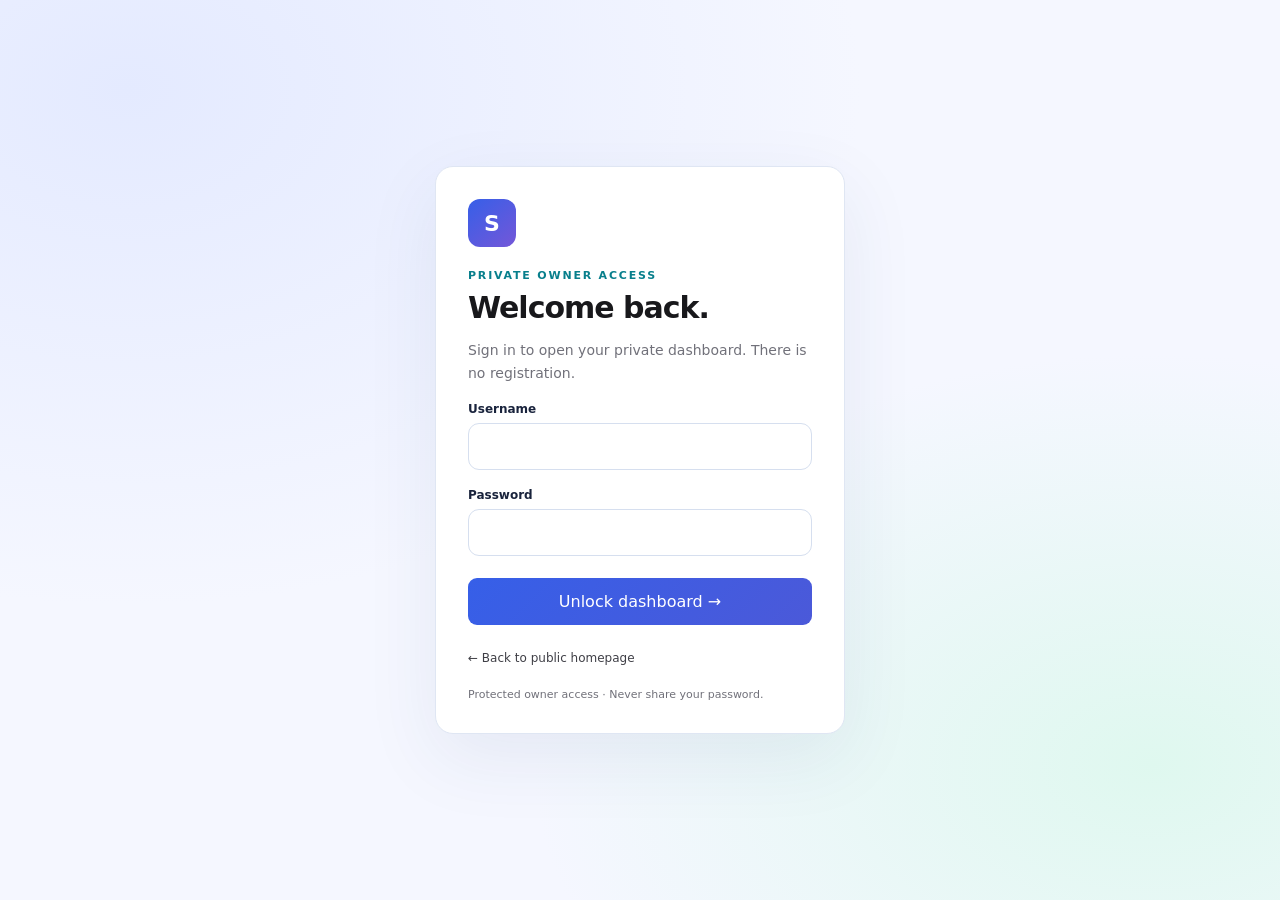
<file: login.html>
<!doctype html>
<html lang="en"><head><meta charset="utf-8"><meta name="viewport" content="width=device-width,initial-scale=1"><meta name="theme-color" content="#f5f0ff"><title>Sign in · Shyam Personal Bench</title>
<style>
:root{font-family:system-ui,-apple-system,Segoe UI,sans-serif;color:#241b38;background:#f7f3ff}*{box-sizing:border-box}body{min-height:100vh;margin:0;display:grid;place-items:center;padding:22px;background:radial-gradient(ellipse at 15% 10%,#e6dcff,transparent 45%),radial-gradient(ellipse at 90% 85%,#e2f9f0,transparent 38%),#faf8ff}.card{width:min(100%,410px);background:#fff;border:1px solid #e9e1f7;border-radius:24px;padding:30px;box-shadow:0 22px 70px #39265b14}.mark{display:grid;place-items:center;width:48px;height:48px;background:#7352d3;color:white;border-radius:15px;font-weight:800;font-size:22px}.eyebrow{color:#795bd0;font-size:11px;font-weight:800;letter-spacing:1.8px;margin:22px 0 8px}h1{font-size:30px;letter-spacing:-1px;margin:0}p{color:#766b89;font-size:14px;line-height:1.6}label{display:block;font-size:12px;font-weight:700;margin:18px 0 7px}input{width:100%;padding:13px;border:1px solid #e4dcef;border-radius:11px;font:inherit;outline:none}input:focus{border-color:#8c6ce0;box-shadow:0 0 0 3px #eee8ff}button{width:100%;border:0;border-radius:11px;padding:14px;background:#7352d3;color:white;font-weight:800;font-size:14px;margin-top:22px;cursor:pointer}button:disabled{opacity:.65}.message{min-height:22px;color:#b4234d;font-size:12px}a{color:#7352d3;text-decoration:none;font-size:12px}footer{margin-top:22px;font-size:11px;color:#9b91aa}
</style><link rel="stylesheet" href="premium-ui.css">
</head><body><main class="card"><div class="mark">S</div><div class="eyebrow">PRIVATE OWNER ACCESS</div><h1>Welcome back.</h1><p>Sign in to open your private dashboard. There is no registration.</p>
<form id="login"><label for="username">Username</label><input id="username" name="username" autocomplete="username" required maxlength="100"><label for="password">Password</label><input id="password" name="password" type="password" autocomplete="current-password" required maxlength="200"><button id="submit" type="submit">Unlock dashboard →</button><div class="message" id="message" role="status"></div></form><a href="/">← Back to public homepage</a><footer>Protected owner access · Never share your password.</footer></main>
<script>
const form=document.querySelector("#login"),msg=document.querySelector("#message"),btn=document.querySelector("#submit");
form.addEventListener("submit",async e=>{e.preventDefault();msg.textContent="";btn.disabled=true;btn.textContent="Checking…";try{const r=await fetch("/api/login",{method:"POST",headers:{"Content-Type":"application/json"},body:JSON.stringify({username:form.username.value,password:form.password.value})});const data=await r.json();if(!r.ok)throw Error(data.error||"Login failed");btn.textContent="Opening dashboard…";const session=await fetch("/api/session",{method:"GET",credentials:"same-origin",cache:"no-store",headers:{"Accept":"application/json"}});if(!session.ok){throw Error("Login was accepted, but this TV browser did not keep the secure session cookie. Enable cookies for this website, then try again. If cookies are already enabled, update the TV browser or open the site in its built-in browser.");}const status=await session.json();if(!status.authenticated)throw Error("Your TV browser did not retain the login session. Enable cookies for this website and try again.");window.location.replace(data.redirect||"/dashboard.html")}catch(err){msg.textContent=err.message||"Unable to sign in."}finally{btn.disabled=false;btn.textContent="Unlock dashboard →"}});
</script></body></html>
</file>
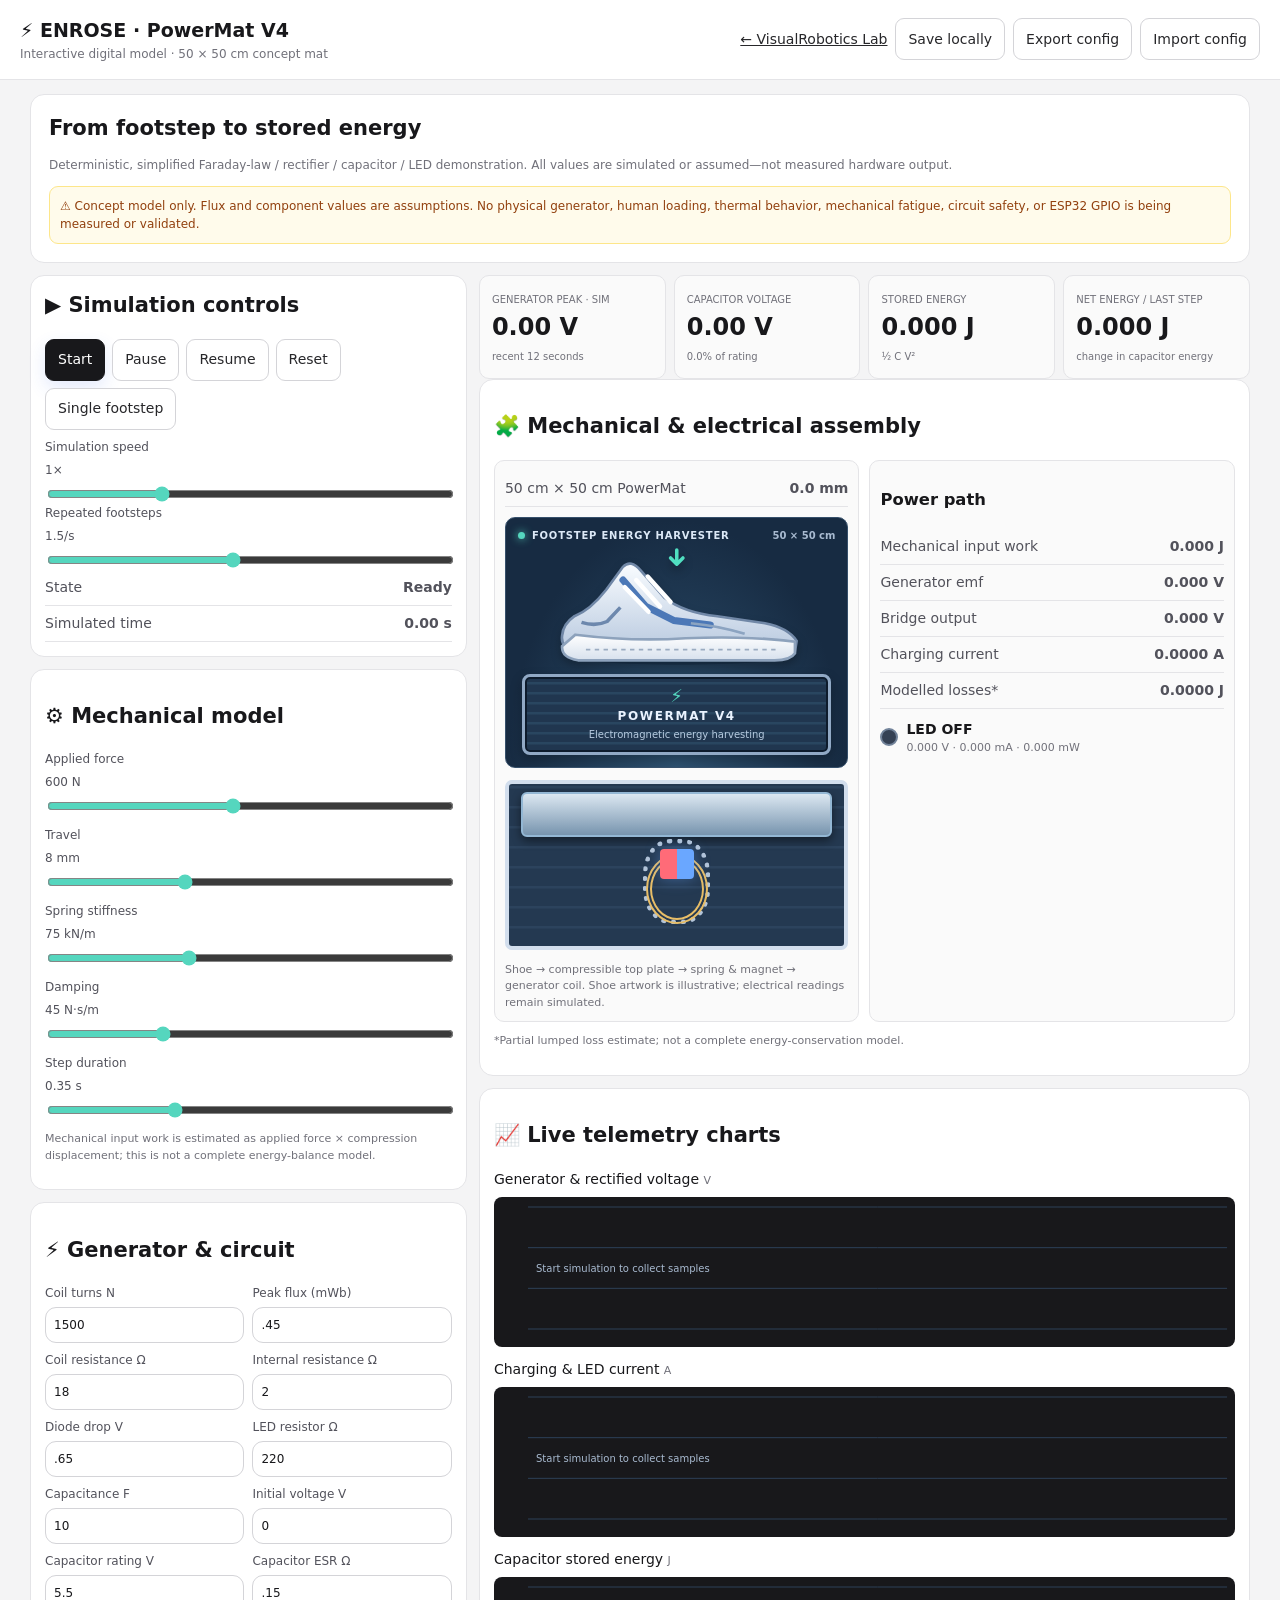
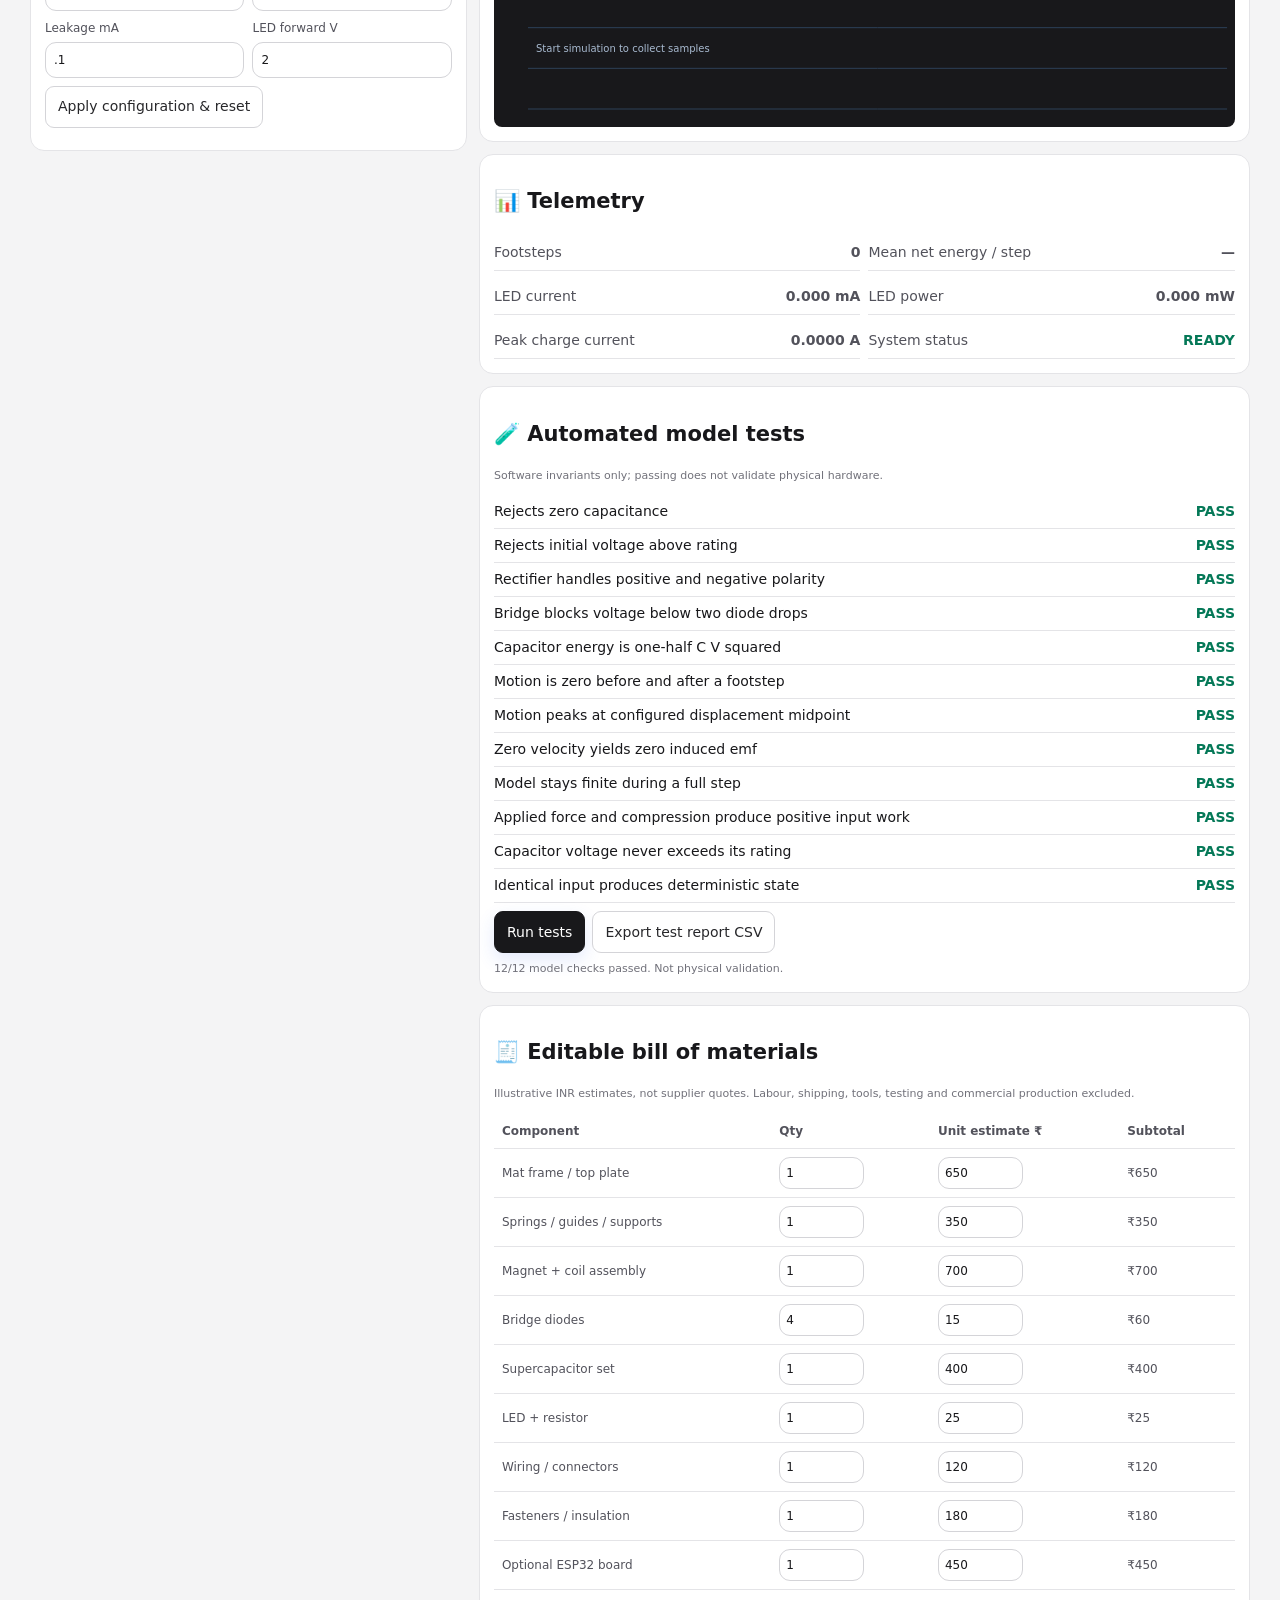
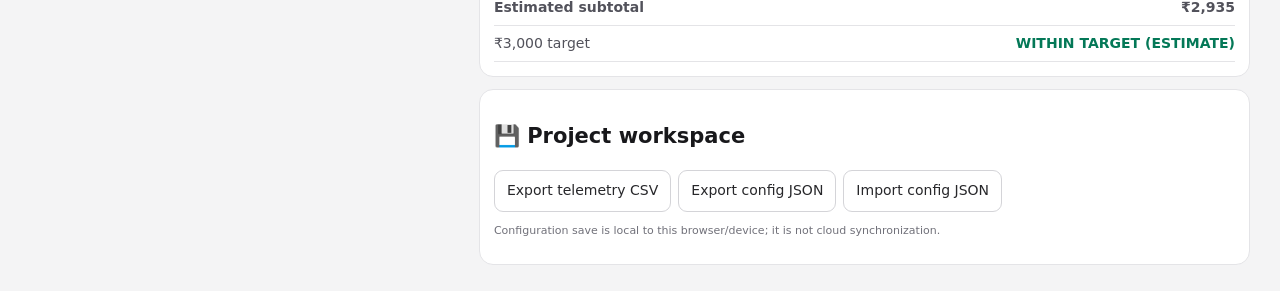
<file: powermat-v4.html>
<!doctype html>
<html lang="en"><head><meta charset="utf-8"><meta name="viewport" content="width=device-width,initial-scale=1"><meta name="theme-color" content="#101c2e"><title>ENROSE · PowerMat V4 Simulator</title>
<style>
:root{color-scheme:dark;--bg:#101827;--panel:#182538;--line:#2d4058;--ink:#eff5ff;--muted:#a8bad0;--accent:#55d6be;--amber:#ffc66d;--red:#ff8c8c}*{box-sizing:border-box}body{margin:0;background:var(--bg);color:var(--ink);font:14px/1.5 system-ui,-apple-system,Segoe UI,sans-serif}button,input{font:inherit}button{border:1px solid var(--line);border-radius:9px;background:#22334a;color:var(--ink);padding:9px 12px;cursor:pointer;font-weight:700}button.primary{background:var(--accent);color:#10202c;border-color:var(--accent)}button:disabled{opacity:.5;cursor:not-allowed}header{padding:16px 20px;background:#121f32;border-bottom:1px solid var(--line);display:flex;align-items:center;justify-content:space-between;gap:12px;flex-wrap:wrap}.brand{font-size:19px;font-weight:850}.muted,.small{color:var(--muted);font-size:12px}.wrap{max-width:1450px;margin:auto;padding:14px}.hero{padding:18px;border:1px solid var(--line);border-radius:14px;background:linear-gradient(120deg,#1b2d44,#182538);margin-bottom:12px}.grid{display:grid;grid-template-columns:minmax(260px,.85fr) minmax(0,1.5fr);gap:12px}.panel{background:var(--panel);border:1px solid var(--line);border-radius:13px;padding:14px;margin-bottom:12px;min-width:0}.stack{min-width:0}.controls{display:grid;gap:10px}.field{display:grid;gap:5px;color:var(--muted);font-size:12px}.field input[type=range]{width:100%;accent-color:var(--accent)}.field input[type=number]{width:100%;min-width:0;background:#101b2b;color:var(--ink);border:1px solid var(--line);border-radius:7px;padding:8px}.pair{display:grid;grid-template-columns:1fr 1fr;gap:8px}.row{display:flex;align-items:center;gap:8px;flex-wrap:wrap}.row>*{flex:0 0 auto}.status{display:flex;justify-content:space-between;gap:8px;padding:7px 0;border-bottom:1px solid var(--line)}.btns{display:flex;gap:7px;flex-wrap:wrap;margin:8px 0}.metrics{display:grid;grid-template-columns:repeat(4,minmax(0,1fr));gap:8px}.metric{padding:12px;background:#101b2b;border:1px solid var(--line);border-radius:10px;min-width:0}.metric strong{display:block;font-size:clamp(17px,2vw,24px);overflow-wrap:anywhere}.metric small{color:var(--muted);font-size:10px}.visual{display:grid;grid-template-columns:1fr 1fr;gap:10px}.matbox{background:#101b2b;border:1px solid var(--line);border-radius:10px;padding:10px;min-width:0}.mat{height:170px;position:relative;overflow:hidden;border:4px solid #d2deed;border-radius:7px;background:repeating-linear-gradient(0deg,#243951 0 17px,#2c435d 18px 20px);perspective:500px;margin:12px 0}.topplate{position:absolute;inset:8px 12px auto;height:45px;border:2px solid #93b7d4;border-radius:6px;background:linear-gradient(#dbe7f1,#7794ae);transform-origin:center bottom;box-shadow:0 4px 10px #0007}.spring{position:absolute;top:55px;left:40%;width:20%;height:85px;border:5px dotted #b3c4d8;border-radius:40%}.magnet{position:absolute;top:65px;left:calc(50% - 17px);width:34px;height:30px;background:linear-gradient(90deg,#ff6b78 0 50%,#6aa7ff 50%);border-radius:4px;box-shadow:0 0 15px #6aa7ff66}.coil{position:absolute;top:70px;left:calc(50% - 31px);width:62px;height:70px;border:6px double #e7bd67;border-radius:50%}.led{display:inline-block;width:18px;height:18px;border-radius:50%;background:#354154;border:2px solid #72839a;vertical-align:middle}.led.on{background:#55f2a4;box-shadow:0 0 18px #55f2a4}.chart{width:100%;height:150px;display:block;background:#101b2b;border-radius:8px;margin-top:7px}.tablewrap{overflow-x:auto}table{border-collapse:collapse;width:100%;min-width:520px}th,td{text-align:left;border-bottom:1px solid var(--line);padding:8px;font-size:12px}td input{width:85px;background:#101b2b;color:var(--ink);border:1px solid var(--line);border-radius:6px;padding:6px}.pill{color:var(--accent);font-weight:800}.pass{color:var(--accent)}.fail{color:var(--red)}.testrow{display:flex;justify-content:space-between;gap:10px;padding:6px 0;border-bottom:1px solid var(--line)}.note{border:1px solid #725e35;background:#30291d;color:#ffdfa0;border-radius:9px;padding:10px;font-size:12px}.fine{color:var(--muted);font-size:11px}.hide{display:none!important}@media(max-width:900px){.grid{grid-template-columns:1fr}.metrics{grid-template-columns:repeat(2,minmax(0,1fr))}}@media(max-width:560px){header{padding:12px}.wrap{padding:8px}.visual{grid-template-columns:1fr}.pair{grid-template-columns:1fr 1fr}.metric{padding:9px}.panel{padding:10px}}
.step-scene{position:relative;overflow:hidden;border:1px solid #36506b;border-radius:10px;background:radial-gradient(ellipse at 50% 100%,#2e5271 0,#172b42 70%);padding:10px 12px 12px;margin:10px 0 12px}.scene-label{display:flex;align-items:center;gap:7px;color:#dce9f7;font-size:10px;font-weight:850;letter-spacing:.08em}.scene-dot{width:7px;height:7px;border-radius:50%;background:#55d6be;box-shadow:0 0 9px #55d6be}.scene-size{margin-left:auto;color:#a8bad0;letter-spacing:0}.sneaker{display:block;width:min(100%,340px);height:auto;margin:0 auto -2px;filter:drop-shadow(0 5px 5px #0004);animation:shoePress 2.8s ease-in-out infinite;transform-origin:50% 100%}.mat-floor{display:flex;flex-direction:column;align-items:center;gap:2px;margin:0 4px;padding:10px;border:3px solid #91a9c5;border-radius:8px;background:repeating-linear-gradient(0deg,#20364f 0 7px,#294660 8px 10px);color:#eaf3ff;box-shadow:inset 0 0 0 2px #0d1b2c,0 5px 12px #0004}.mat-floor span{color:#55d6be;font-size:18px;line-height:1}.mat-floor b{font-size:12px;letter-spacing:.14em}.mat-floor small{color:#b7cbe0;font-size:10px;text-align:center}@keyframes shoePress{0%,100%{transform:translateY(0)}45%,60%{transform:translateY(7px)}}@media(prefers-reduced-motion:reduce){.sneaker{animation:none}}</style><link rel="stylesheet" href="premium-ui.css">
</head><body>
<header><div><div class="brand">⚡ ENROSE · PowerMat V4</div><div class="muted">Interactive digital model · 50 × 50 cm concept mat</div></div><div class="row"><a href="/visualrobotics-lab.html" style="color:#55d6be">← VisualRobotics Lab</a><button id="save">Save locally</button><button id="export">Export config</button><button id="import">Import config</button><input id="file" type="file" accept=".json,application/json" hidden></div></header>
<main class="wrap"><section class="hero"><h1 style="margin:0 0 5px">From footstep to stored energy</h1><p class="muted">Deterministic, simplified Faraday-law / rectifier / capacitor / LED demonstration. All values are simulated or assumed—not measured hardware output.</p><div class="note">⚠ Concept model only. Flux and component values are assumptions. No physical generator, human loading, thermal behavior, mechanical fatigue, circuit safety, or ESP32 GPIO is being measured or validated.</div></section>
<div class="grid"><aside>
<section class="panel"><h2 style="margin-top:0">▶ Simulation controls</h2><div class="btns"><button class="primary" id="start">Start</button><button id="pause">Pause</button><button id="resume">Resume</button><button id="reset">Reset</button><button id="step">Single footstep</button></div><label class="field">Simulation speed <output id="speedO">1×</output><input id="speed" type="range" min=".25" max="3" step=".25" value="1"></label><label class="field">Repeated footsteps <output id="rateO">1.5/s</output><input id="rate" type="range" min=".25" max="3" step=".25" value="1.5"></label><div class="status"><span>State</span><b id="runState">Ready</b></div><div class="status"><span>Simulated time</span><b id="time">0.00 s</b></div></section>
<section class="panel"><h2>⚙ Mechanical model</h2><div class="controls"><label class="field">Applied force <output id="forceO">600 N</output><input id="force" type="range" min="100" max="1200" step="25" value="600"></label><label class="field">Travel <output id="travelO">8 mm</output><input id="travelMm" type="range" min="2" max="20" value="8"></label><label class="field">Spring stiffness <output id="stiffO">75 kN/m</output><input id="stiffnessKNm" type="range" min="20" max="180" step="5" value="75"></label><label class="field">Damping <output id="dampO">45 N·s/m</output><input id="damping" type="range" min="5" max="150" step="5" value="45"></label><label class="field">Step duration <output id="durationO">0.35 s</output><input id="duration" type="range" min=".15" max=".8" step=".05" value=".35"></label></div><p class="fine">Mechanical input work is estimated as applied force × compression displacement; this is not a complete energy-balance model.</p></section>
<section class="panel"><h2>⚡ Generator & circuit</h2><div class="pair"><label class="field">Coil turns N<input id="turns" type="number" min="100" max="20000" value="1500"></label><label class="field">Peak flux (mWb)<input id="peakFluxMWb" type="number" min=".01" max="10" step=".01" value=".45"></label><label class="field">Coil resistance Ω<input id="coilResistance" type="number" min=".1" max="200" step=".1" value="18"></label><label class="field">Internal resistance Ω<input id="internalResistance" type="number" min=".1" max="200" step=".1" value="2"></label><label class="field">Diode drop V<input id="diodeDrop" type="number" min=".1" max="1.5" step=".05" value=".65"></label><label class="field">LED resistor Ω<input id="loadResistance" type="number" min="10" max="5000" value="220"></label><label class="field">Capacitance F<input id="capacitance" type="number" min=".1" max="100" step=".1" value="10"></label><label class="field">Initial voltage V<input id="initialVoltage" type="number" min="0" max="5.5" step=".1" value="0"></label><label class="field">Capacitor rating V<input id="rating" type="number" min=".5" max="5.5" step=".1" value="5.5"></label><label class="field">Capacitor ESR Ω<input id="esr" type="number" min=".01" max="20" step=".01" value=".15"></label><label class="field">Leakage mA<input id="leakageMA" type="number" min="0" max="10" step=".1" value=".1"></label><label class="field">LED forward V<input id="ledForwardVoltage" type="number" min="1" max="3.5" step=".1" value="2"></label></div><div class="btns"><button id="apply">Apply configuration & reset</button></div><div id="configStatus" class="fine" role="status"></div></section>
</aside><div class="stack">
<div class="metrics"><div class="metric"><small>GENERATOR PEAK · SIM</small><strong id="mGen">0.00 V</strong><small>recent 12 seconds</small></div><div class="metric"><small>CAPACITOR VOLTAGE</small><strong id="mCap">0.00 V</strong><small id="capPct">0% of rating</small></div><div class="metric"><small>STORED ENERGY</small><strong id="mEnergy">0.000 J</strong><small>½ C V²</small></div><div class="metric"><small>NET ENERGY / LAST STEP</small><strong id="mStep">0.000 J</strong><small>change in capacitor energy</small></div></div>
<section class="panel"><h2>🧩 Mechanical & electrical assembly</h2><div class="visual"><div class="matbox"><div class="status"><span>50 cm × 50 cm PowerMat</span><b id="travelLive">0 mm</b></div>
<div class="step-scene" aria-label="Illustration of a sneaker stepping on the PowerMat energy-harvesting mat">
  <div class="scene-label"><span class="scene-dot"></span> FOOTSTEP ENERGY HARVESTER <span class="scene-size">50 × 50 cm</span></div>
  <svg class="sneaker" viewBox="0 0 360 150" role="img" aria-label="Blue and white sneaker pressing down onto the energy mat">
    <defs><linearGradient id="shoeUpper" x1="0" y1="0" x2="0" y2="1"><stop offset="0" stop-color="#f9fcff"/><stop offset="1" stop-color="#b8c9df"/></linearGradient><linearGradient id="shoeSole" x1="0" y1="0" x2="0" y2="1"><stop offset="0" stop-color="#fff"/><stop offset="1" stop-color="#d7e1ed"/></linearGradient></defs>
    <ellipse cx="183" cy="128" rx="125" ry="10" fill="#07172a" opacity=".32"/>
    <path d="M64 83 Q82 76 100 53 L119 27 Q128 18 139 31 L166 62 Q188 79 226 83 L280 91 Q306 96 316 111 L314 123 L65 123 Q48 119 50 105 Q51 92 64 83Z" fill="url(#shoeUpper)" stroke="#7188a7" stroke-width="3"/>
    <path d="M65 104 Q130 112 190 108 Q261 105 314 112 L314 125 Q309 133 291 133 L68 133 Q49 130 50 117Z" fill="url(#shoeSole)" stroke="#8da2bc" stroke-width="3"/>
    <path d="M119 42 L145 72 L177 88 L218 93" fill="none" stroke="#4c78b7" stroke-width="8" stroke-linecap="round"/>
    <path d="M121 50 L148 78 M134 42 L161 72 M147 38 L173 67" stroke="#fff" stroke-width="5" stroke-linecap="round"/>
    <path d="M72 90 Q88 95 101 89 L116 73" fill="none" stroke="#6d88ad" stroke-width="4"/>
    <path d="M196 91 Q228 94 257 103" fill="none" stroke="#8ca4c1" stroke-width="3"/>
    <path d="M77 121 L293 121" stroke="#9bacc1" stroke-width="2" stroke-dasharray="5 5"/>
    <path d="M180 8 L180 24 M173 17 L180 24 L187 17" fill="none" stroke="#50dfc1" stroke-width="4" stroke-linecap="round" stroke-linejoin="round"/>
  </svg>
  <div class="mat-floor"><span>⚡</span><b>POWERMAT V4</b><small>Electromagnetic energy harvesting</small></div>
</div>
<div class="mat"><div class="topplate" id="topplate"></div><div class="spring"></div><div class="coil"></div><div class="magnet" id="magnet"></div></div>
<div class="fine">Shoe → compressible top plate → spring & magnet → generator coil. Shoe artwork is illustrative; electrical readings remain simulated.</div></div><div class="matbox"><h3>Power path</h3><div class="status"><span>Mechanical input work</span><b id="work">0 J</b></div><div class="status"><span>Generator emf</span><b id="genLive">0 V</b></div><div class="status"><span>Bridge output</span><b id="rectLive">0 V</b></div><div class="status"><span>Charging current</span><b id="chargeLive">0 A</b></div><div class="status"><span>Modelled losses*</span><b id="lossLive">0 J</b></div><div class="row" style="margin-top:10px"><span class="led" id="led"></span><div><b id="ledState">LED OFF</b><div class="fine" id="ledDetail">0 V · 0 mA · 0 mW</div></div></div></div></div><p class="fine">*Partial lumped loss estimate; not a complete energy-conservation model.</p></section>
<section class="panel"><h2>📈 Live telemetry charts</h2><div>Generator & rectified voltage <span class="fine">V</span></div><canvas class="chart" id="vChart" aria-label="Generator and rectified voltage"></canvas><div style="margin-top:12px">Charging & LED current <span class="fine">A</span></div><canvas class="chart" id="iChart" aria-label="Charging and LED current"></canvas><div style="margin-top:12px">Capacitor stored energy <span class="fine">J</span></div><canvas class="chart" id="eChart" aria-label="Capacitor energy"></canvas></section>
<section class="panel"><h2>📊 Telemetry</h2><div class="pair"><div class="status"><span>Footsteps</span><b id="steps">0</b></div><div class="status"><span>Mean net energy / step</span><b id="avg">—</b></div><div class="status"><span>LED current</span><b id="ledI">0 mA</b></div><div class="status"><span>LED power</span><b id="ledP">0 mW</b></div><div class="status"><span>Peak charge current</span><b id="peakI">0 A</b></div><div class="status"><span>System status</span><b class="pill" id="sys">READY</b></div></div></section>
<section class="panel"><h2>🧪 Automated model tests</h2><p class="fine">Software invariants only; passing does not validate physical hardware.</p><div id="tests"></div><div class="btns"><button class="primary" id="runTests">Run tests</button><button id="testCSV">Export test report CSV</button></div><div id="testSummary" class="fine"></div></section>
<section class="panel"><h2>🧾 Editable bill of materials</h2><p class="fine">Illustrative INR estimates, not supplier quotes. Labour, shipping, tools, testing and commercial production excluded.</p><div class="tablewrap"><table id="bom"><thead><tr><th>Component</th><th>Qty</th><th>Unit estimate ₹</th><th>Subtotal</th></tr></thead><tbody></tbody></table></div><div class="status"><b>Estimated subtotal</b><b id="bomTotal">₹0</b></div><div class="status"><span>₹3,000 target</span><b id="budget">NOT CHECKED</b></div></section>
<section class="panel"><h2>💾 Project workspace</h2><div class="btns"><button id="csv">Export telemetry CSV</button><button id="json">Export config JSON</button><button id="import2">Import config JSON</button></div><p class="fine">Configuration save is local to this browser/device; it is not cloud synchronization.</p></section>
</div></div></main><script type="module">
import {DEFAULT_CONFIG,validateConfig,createState,triggerStep,advance,runSingleStep,runModelTests} from './powermat-model.js';
const $=id=>document.getElementById(id);const configKeys=Object.keys(DEFAULT_CONFIG);let config={...DEFAULT_CONFIG},state=createState(config),running=false,raf=0,lastFrame=0,tests=runModelTests(config);const savedKey='enrose-powermat-v4-config-v1';
const bom=[['Mat frame / top plate',1,650],['Springs / guides / supports',1,350],['Magnet + coil assembly',1,700],['Bridge diodes',4,15],['Supercapacitor set',1,400],['LED + resistor',1,25],['Wiring / connectors',1,120],['Fasteners / insulation',1,180],['Optional ESP32 board',1,450]];
function readConfig(){const c={};configKeys.forEach(k=>{c[k]=Number($(k).value)});validateConfig(c);return c}
function fillConfig(c){configKeys.forEach(k=>{if($(k))$(k).value=c[k]});config={...c};syncLabels()}
function syncLabels(){const pairs={speed:['speedO',v=>v+'×'],rate:['rateO',v=>v+'/s'],force:['forceO',v=>v+' N'],travelMm:['travelO',v=>v+' mm'],stiffnessKNm:['stiffO',v=>v+' kN/m'],damping:['dampO',v=>v+' N·s/m'],duration:['durationO',v=>v+' s']};for(const [k,[id,fmt]] of Object.entries(pairs))$(id).textContent=fmt($(k).value)}
function setStatus(s){$('runState').textContent=s;$('sys').textContent=running?'RUNNING':$('led').classList.contains('on')?'LED ACTIVE':state.vc>=config.rating*.99?'CAPACITOR NEAR LIMIT':'READY'}
function reset(){pause();config=readConfig();state=createState(config);render();$('runState').textContent='Ready'}
function pause(){running=false;if(raf)cancelAnimationFrame(raf);raf=0;lastFrame=0;setStatus('Paused')}
function frame(now){if(!running)return;if(!lastFrame)lastFrame=now;let dt=Math.min(.05,Math.max(0,(now-lastFrame)/1000))*config.speed;lastFrame=now;let remaining=dt;while(remaining>1e-9){const h=Math.min(.01,remaining);if(state.stepStart===null&&state.t>=state.nextStepAt){triggerStep(state);state.nextStepAt=state.t+1/config.rate}advance(state,config,h);remaining-=h}render();raf=requestAnimationFrame(frame)}
function start(){if(running)return;try{config=readConfig();running=true;lastFrame=0;$('configStatus').textContent='';setStatus('Running');raf=requestAnimationFrame(frame)}catch(e){$('configStatus').textContent='Invalid configuration: '+e.message}}
function single(){try{pause();config=readConfig();if(state.stepStart!==null){$('configStatus').textContent='A step is already in progress; reset or wait for it to finish.';return}runSingleStep(config,state);render();setStatus('Single footstep complete')}catch(e){$('configStatus').textContent='Invalid configuration: '+e.message}}
function renderChart(id,keys){const cv=$(id),rect=cv.getBoundingClientRect(),w=Math.max(300,rect.width),h=150,dpr=window.devicePixelRatio||1;cv.width=Math.floor(w*dpr);cv.height=Math.floor(h*dpr);const ctx=cv.getContext('2d');ctx.setTransform(dpr,0,0,dpr,0,0);ctx.clearRect(0,0,w,h);ctx.strokeStyle='#2d4058';ctx.fillStyle='#a8bad0';ctx.font='10px system-ui';for(let i=0;i<4;i++){const y=10+(h-28)*i/3;ctx.beginPath();ctx.moveTo(34,y);ctx.lineTo(w-8,y);ctx.stroke()}const data=state.samples.filter(p=>p.t>=state.t-12);if(!data.length){ctx.fillText('Start simulation to collect samples',42,75);return}const max=Math.max(.001,...data.flatMap(p=>keys.map(k=>Math.abs(p[k]))));ctx.fillText(max.toPrecision(3),3,12);keys.forEach((k,j)=>{ctx.beginPath();ctx.strokeStyle=['#55d6be','#ffc66d'][j%2];ctx.lineWidth=1.5;data.forEach((p,i)=>{const x=34+(w-42)*i/Math.max(1,data.length-1),y=h-18-(h-28)*p[k]/max;i?ctx.lineTo(x,y):ctx.moveTo(x,y)});ctx.stroke()})}
function render(){const peak=Math.max(0,...state.samples.slice(-500).map(p=>Math.abs(p.emf)));$('mGen').textContent=peak.toFixed(2)+' V';$('mCap').textContent=state.vc.toFixed(2)+' V';$('capPct').textContent=(100*state.vc/config.rating).toFixed(1)+'% of rating';$('mEnergy').textContent=state.energy.toFixed(3)+' J';$('mStep').textContent=(state.stepChanges.at(-1)?.netJ||0).toFixed(3)+' J';$('work').textContent=state.mechanicalWork.toFixed(3)+' J';$('genLive').textContent=state.emf.toFixed(3)+' V';$('rectLive').textContent=state.rectified.toFixed(3)+' V';$('chargeLive').textContent=state.chargeCurrent.toFixed(4)+' A';$('lossLive').textContent=state.losses.toFixed(4)+' J';$('time').textContent=state.t.toFixed(2)+' s';$('steps').textContent=state.steps;$('avg').textContent=state.stepChanges.length?(state.stepChanges.reduce((a,b)=>a+b.netJ,0)/state.stepChanges.length).toFixed(4)+' J':'—';$('ledI').textContent=(state.ledCurrent*1000).toFixed(3)+' mA';$('ledP').textContent=(state.ledCurrent*state.vc*1000).toFixed(3)+' mW';$('peakI').textContent=state.peakChargeCurrent.toFixed(4)+' A';$('travelLive').textContent=(state.x*1000).toFixed(1)+' mm';$('topplate').style.transform='rotateX('+(-state.x/config.travelMm*1000*1.8)+'deg)';$('magnet').style.top=(65+50*state.x/(config.travelMm/1000))+'px';const on=state.vc>config.ledForwardVoltage&&state.ledCurrent>.0001;$('led').classList.toggle('on',on);$('ledState').textContent=on?'LED ON':'LED OFF';$('ledDetail').textContent=state.vc.toFixed(3)+' V · '+(state.ledCurrent*1000).toFixed(3)+' mA · '+(state.ledCurrent*state.vc*1000).toFixed(3)+' mW';renderChart('vChart',['emf','rectified']);renderChart('iChart',['chargeCurrent','ledCurrent']);renderChart('eChart',['energy']);setStatus(running?'Running':$('runState').textContent)}
function download(name,content,type='text/plain'){const a=document.createElement('a'),url=URL.createObjectURL(new Blob([content],{type}));a.href=url;a.download=name;a.click();setTimeout(()=>URL.revokeObjectURL(url),1000)}
function csv(rows,name){download(name,rows.map(r=>r.map(x=>'"'+String(x??'').replaceAll('"','""')+'"').join(',')).join('\r\n'),'text/csv')}
function bomRender(){const body=$('bom').querySelector('tbody');body.innerHTML='';bom.forEach((x,i)=>{const tr=document.createElement('tr');tr.innerHTML='<td>'+x[0]+'</td><td><input type="number" min="0" max="100" value="'+x[1]+'" data-i="'+i+'" data-k="q" aria-label="'+x[0]+' quantity"></td><td><input type="number" min="0" value="'+x[2]+'" data-i="'+i+'" data-k="u" aria-label="'+x[0]+' unit estimate"></td><td id="sub'+i+'"></td>';body.appendChild(tr)});body.addEventListener('input',bomUpdate);bomUpdate()}
function bomUpdate(){let total=0;bom.forEach((x,i)=>{const q=Math.max(0,Number(document.querySelector('[data-i="'+i+'"][data-k="q"]').value)||0),u=Math.max(0,Number(document.querySelector('[data-i="'+i+'"][data-k="u"]').value)||0);const line=q*u;total+=line;$('sub'+i).textContent='₹'+line.toLocaleString('en-IN')});$('bomTotal').textContent='₹'+total.toLocaleString('en-IN');$('budget').textContent=total<=3000?'WITHIN TARGET (ESTIMATE)':'OVER TARGET';$('budget').className=total<=3000?'pass':'fail'}
function showTests(){tests=runModelTests(config);$('tests').innerHTML='';tests.forEach(t=>{const d=document.createElement('div');d.className='testrow';const name=document.createElement('span');name.textContent=t.name;const status=document.createElement('b');status.className=t.status==='PASS'?'pass':'fail';status.textContent=t.status;d.append(name,status);$('tests').appendChild(d)});$('testSummary').textContent=tests.filter(t=>t.status==='PASS').length+'/'+tests.length+' model checks passed. Not physical validation.'}
function applyImported(c){const merged={...DEFAULT_CONFIG,...c};validateConfig(merged);fillConfig(merged);reset();$('configStatus').textContent='Imported configuration passed range checks.'}
$('start').onclick=start;$('pause').onclick=pause;$('resume').onclick=start;$('reset').onclick=()=>{try{reset();$('configStatus').textContent='Simulation reset.'}catch(e){$('configStatus').textContent='Invalid configuration: '+e.message}};$('step').onclick=single;$('apply').onclick=()=>{try{reset();$('configStatus').textContent='Configuration valid. Simulation reset.'}catch(e){$('configStatus').textContent='Invalid configuration: '+e.message}};
$('speed').oninput=syncLabels;$('rate').oninput=syncLabels;$('force').oninput=syncLabels;$('travelMm').oninput=syncLabels;$('stiffnessKNm').oninput=syncLabels;$('damping').oninput=syncLabels;$('duration').oninput=syncLabels;
$('save').onclick=()=>{try{const c=readConfig();localStorage.setItem(savedKey,JSON.stringify(c));$('configStatus').textContent='Configuration saved on this device.'}catch(e){$('configStatus').textContent=e.message}};
$('export').onclick=()=>download('PowerMat_V4_config.json',JSON.stringify(readConfig(),null,2),'application/json');$('json').onclick=()=>download('PowerMat_V4_config.json',JSON.stringify(readConfig(),null,2),'application/json');
function chooseFile(){ $('file').click() }$('import').onclick=chooseFile;$('import2').onclick=chooseFile;$('file').onchange=async e=>{const f=e.target.files[0];if(!f)return;try{if(f.size>100000)throw new Error('Configuration file is too large.');applyImported(JSON.parse(await f.text()))}catch(err){$('configStatus').textContent='Import rejected: '+err.message}e.target.value=''};
$('csv').onclick=()=>csv([['time_s','generator_emf_V','rectified_V','charge_current_A','led_current_A','capacitor_voltage_V','stored_energy_J'],...state.samples.map(p=>[p.t,p.emf,p.rectified,p.chargeCurrent,p.ledCurrent,p.vc,p.energy])],'PowerMat_V4_telemetry.csv');
$('runTests').onclick=showTests;$('testCSV').onclick=()=>csv([['test','status','detail'],...tests.map(t=>[t.name,t.status,t.detail||''])],'PowerMat_V4_tests.csv');
try{const old=JSON.parse(localStorage.getItem(savedKey)||'null');if(old){const merged={...DEFAULT_CONFIG,...old};validateConfig(merged);fillConfig(merged)}}catch{fillConfig({...DEFAULT_CONFIG})}state=createState(config);bomRender();syncLabels();showTests();render();window.addEventListener('resize',render);
</script></body></html>
</file>
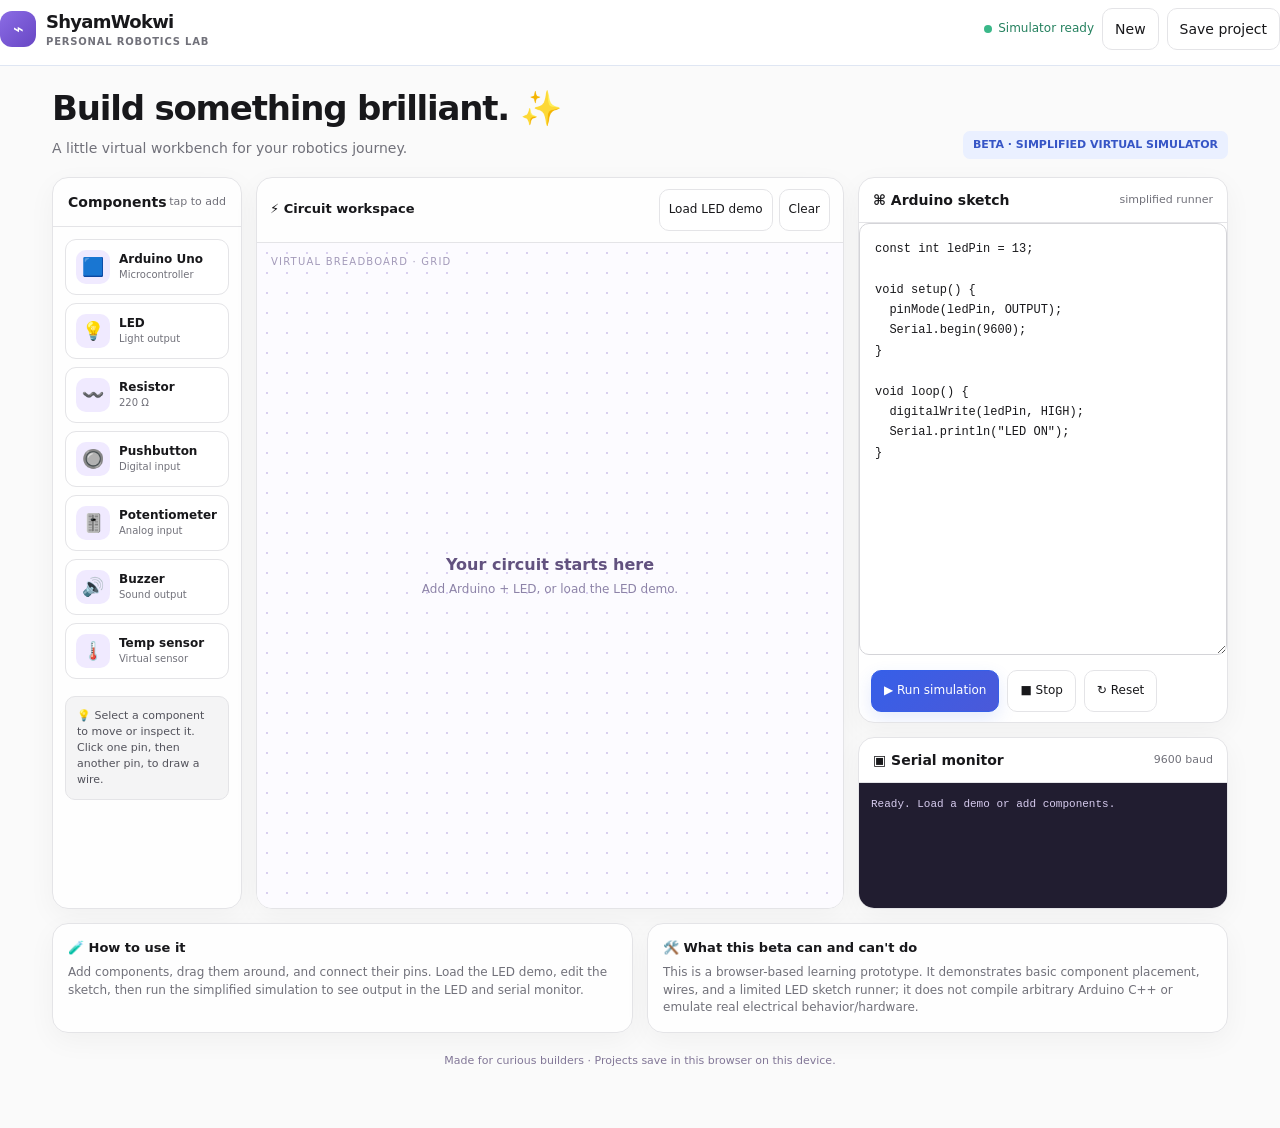
<file: robotics-lab.html>
<!doctype html>
<html lang="en">
<head>
<meta charset="utf-8"><meta name="viewport" content="width=device-width,initial-scale=1">
<meta name="theme-color" content="#f7f3ff"><title>ShyamWokwi — Robotics Lab</title>
<style>
:root{--ink:#292044;--muted:#756b8e;--purple:#7352d3;--line:#e6def6;--panel:#fff;--bg:#f7f4ff;--mint:#dff8ed;--shadow:0 12px 32px #4b327b12}
*{box-sizing:border-box}body{margin:0;background:linear-gradient(135deg,#f8f5ff,#f1edff 55%,#e9faf2);color:var(--ink);font:14px/1.45 Inter,ui-sans-serif,system-ui,-apple-system,Segoe UI,sans-serif}
button,input,textarea{font:inherit}button{cursor:pointer;border:1px solid var(--line);border-radius:10px;background:#fff;color:var(--ink);padding:9px 12px;font-weight:650}button:hover{border-color:#b8a5ed;transform:translateY(-1px)}button.primary{background:var(--purple);border-color:var(--purple);color:white}button:focus-visible,input:focus-visible,textarea:focus-visible{outline:3px solid #b9a6ff;outline-offset:2px}
.top{height:66px;background:#ffffffdb;border-bottom:1px solid var(--line);display:flex;align-items:center;justify-content:space-between;padding:0 22px;gap:12px;position:sticky;top:0;z-index:5;backdrop-filter:blur(12px)}.brand{display:flex;align-items:center;gap:10px;font-weight:850;font-size:18px;letter-spacing:-.04em}.logo{display:grid;place-items:center;background:linear-gradient(135deg,#8b6ce5,#6847c4);color:white;width:36px;height:36px;border-radius:12px}.brand small{display:block;color:var(--muted);font-size:10px;letter-spacing:.08em;text-transform:uppercase}.actions{display:flex;gap:8px;align-items:center}.status{font-size:12px;color:#25815f;display:flex;align-items:center;gap:6px}.dot{width:8px;height:8px;background:#3ab889;border-radius:50%}
main{padding:20px;max-width:1600px;margin:auto}.intro{display:flex;justify-content:space-between;align-items:end;gap:20px;margin:0 0 18px}.intro h1{margin:0;font-size:clamp(23px,3vw,34px);letter-spacing:-.055em}.intro p{margin:5px 0 0;color:var(--muted)}.tag{background:#e5dcff;color:#6546ba;border-radius:999px;padding:6px 10px;font-size:11px;font-weight:800;white-space:nowrap}
.layout{display:grid;grid-template-columns:190px minmax(300px,1fr) minmax(280px,370px);gap:14px;align-items:stretch}.panel{background:#ffffffd9;border:1px solid var(--line);border-radius:16px;box-shadow:var(--shadow);overflow:hidden;min-width:0}.panelhead{padding:14px 15px;border-bottom:1px solid var(--line);display:flex;justify-content:space-between;align-items:center;font-weight:800}.sub{font-size:11px;color:var(--muted);font-weight:500}.parts{padding:12px;display:grid;gap:8px}.part{display:flex;align-items:center;gap:9px;text-align:left;width:100%;background:#fff;padding:10px;border-radius:11px}.particon{width:34px;height:34px;border-radius:10px;background:#f0eaff;display:grid;place-items:center;font-size:18px}.part strong{display:block;font-size:12px}.part small{display:block;color:var(--muted);font-size:10px;font-weight:500}.tip{margin:5px 12px 14px;padding:11px;background:#f1edff;border-radius:12px;color:#65548a;font-size:11px}
.center{display:flex;flex-direction:column;min-height:560px}.canvasbar{display:flex;align-items:center;justify-content:space-between;padding:11px 13px;border-bottom:1px solid var(--line);gap:8px}.canvasbar strong{font-size:13px}.canvasbar button{padding:7px 9px;font-size:12px}.canvas{position:relative;flex:1;min-height:400px;overflow:hidden;background-color:#fcfbff;background-image:radial-gradient(#d9d0ef 1px,transparent 1px);background-size:20px 20px}.boardlabel{position:absolute;top:12px;left:14px;color:#a39ab9;font-size:10px;letter-spacing:.12em;text-transform:uppercase;pointer-events:none}.emptyhint{position:absolute;inset:0;display:grid;place-content:center;text-align:center;color:#8d83a8;pointer-events:none;padding:24px}.emptyhint b{color:#62527f;font-size:16px}.emptyhint span{font-size:12px;margin-top:5px}.node{position:absolute;width:118px;min-height:76px;border:1px solid #cfc2ed;border-radius:12px;background:#fff;box-shadow:0 6px 16px #4c327b16;display:flex;flex-direction:column;align-items:center;justify-content:center;gap:3px;user-select:none;cursor:grab;touch-action:none}.node.selected{outline:3px solid #b9a5f4;border-color:var(--purple)}.node .emoji{font-size:24px}.node .nodename{font-size:11px;font-weight:800}.node .pins{display:flex;gap:8px;margin-top:4px}.pin{width:13px;height:13px;border-radius:50%;background:#b4a2e5;border:2px solid white;box-shadow:0 0 0 1px #8c75cb;cursor:crosshair}.pin:hover{background:#5f40be}.node.led.on .emoji{filter:drop-shadow(0 0 8px #ffcf4a)}.wires{position:absolute;inset:0;width:100%;height:100%;pointer-events:none}.wire{stroke:#8d70d9;stroke-width:3;stroke-linecap:round;fill:none}.wire.pending{stroke-dasharray:5 5;stroke:#ed9b53}
.right{display:flex;flex-direction:column;gap:14px;background:none;border:0;box-shadow:none;overflow:visible}.editorpanel,.monitorpanel{background:#fff;border:1px solid var(--line);border-radius:16px;box-shadow:var(--shadow);overflow:hidden}.editorhead{padding:12px 14px;display:flex;align-items:center;justify-content:space-between;border-bottom:1px solid var(--line);font-weight:800}.editorhead span{font-size:11px;color:var(--muted);font-weight:500}.code{width:100%;min-height:255px;resize:vertical;border:0;outline:0!important;border-radius:0;background:#29243c;color:#eae3ff;padding:15px;font:12px/1.7 ui-monospace,SFMono-Regular,Consolas,monospace;tab-size:2}.editorfoot{padding:10px 12px;display:flex;gap:8px;flex-wrap:wrap}.editorfoot button{font-size:12px}.monitor{background:#211d30;color:#d6cbee;min-height:125px;max-height:180px;overflow:auto;padding:12px;font:11px/1.7 ui-monospace,monospace}.logline{white-space:pre-wrap}.logline.ok{color:#86e7bd}.logline.warn{color:#ffd18b}.below{display:grid;grid-template-columns:1fr 1fr;gap:14px;margin-top:14px}.info{padding:15px}.info h3{margin:0 0 6px;font-size:13px}.info p{margin:0;color:var(--muted);font-size:12px}.foot{padding:20px 2px;color:#827797;font-size:11px;text-align:center}.toast{position:fixed;bottom:18px;left:50%;transform:translateX(-50%);background:#2c2442;color:white;padding:11px 16px;border-radius:12px;box-shadow:var(--shadow);z-index:20;display:none}
@media(max-width:1050px){.layout{grid-template-columns:160px minmax(280px,1fr)}.right{grid-column:1/-1;display:grid;grid-template-columns:1fr 1fr}.code{min-height:210px}.center{min-height:500px}}
@media(max-width:650px){.top{padding:0 12px;height:60px}.brand{font-size:15px}.actions .status{display:none}.actions button{padding:8px;font-size:11px}main{padding:12px}.intro{align-items:start;flex-direction:column;gap:8px}.layout{grid-template-columns:1fr}.parts{grid-template-columns:repeat(2,minmax(0,1fr))}.part{padding:8px}.tip{margin-bottom:12px}.center{min-height:440px}.canvas{min-height:340px}.right{grid-column:auto;grid-template-columns:1fr}.below{grid-template-columns:1fr}.tag{white-space:normal}}
</style>
<link rel="stylesheet" href="premium-ui.css">
</head>
<body>
<header class="top"><div class="brand"><div class="logo">⌁</div><div>ShyamWokwi<small>personal robotics lab</small></div></div><div class="actions"><span class="status"><i class="dot"></i><span id="runStatus">Simulator ready</span></span><button id="newBtn">New</button><button id="saveBtn">Save project</button></div></header>
<main><section class="intro"><div><h1>Build something brilliant. ✨</h1><p>A little virtual workbench for your robotics journey.</p></div><span class="tag">BETA · SIMPLIFIED VIRTUAL SIMULATOR</span></section>
<div class="layout">
<aside class="panel"><div class="panelhead">Components <span class="sub">tap to add</span></div><div class="parts">
<button class="part" data-type="arduino"><span class="particon">🟦</span><span><strong>Arduino Uno</strong><small>Microcontroller</small></span></button>
<button class="part" data-type="led"><span class="particon">💡</span><span><strong>LED</strong><small>Light output</small></span></button>
<button class="part" data-type="resistor"><span class="particon">〰️</span><span><strong>Resistor</strong><small>220 Ω</small></span></button>
<button class="part" data-type="button"><span class="particon">🔘</span><span><strong>Pushbutton</strong><small>Digital input</small></span></button>
<button class="part" data-type="pot"><span class="particon">🎚️</span><span><strong>Potentiometer</strong><small>Analog input</small></span></button>
<button class="part" data-type="buzzer"><span class="particon">🔊</span><span><strong>Buzzer</strong><small>Sound output</small></span></button>
<button class="part" data-type="sensor"><span class="particon">🌡️</span><span><strong>Temp sensor</strong><small>Virtual sensor</small></span></button>
</div><div class="tip">💡 Select a component to move or inspect it. Click one pin, then another pin, to draw a wire.</div></aside>
<section class="panel center"><div class="canvasbar"><strong>⚡ Circuit workspace</strong><div style="display:flex;gap:6px"><button id="sampleBtn">Load LED demo</button><button id="clearBtn">Clear</button></div></div><div class="canvas" id="canvas"><div class="boardlabel">VIRTUAL BREADBOARD · GRID</div><svg class="wires" id="wires"></svg><div class="emptyhint" id="empty"><b>Your circuit starts here</b><span>Add Arduino + LED, or load the LED demo.</span></div></div></section>
<aside class="right"><section class="editorpanel"><div class="editorhead">⌘ Arduino sketch <span>simplified runner</span></div><textarea id="code" class="code" spellcheck="false" aria-label="Arduino sketch">const int ledPin = 13;

void setup() {
  pinMode(ledPin, OUTPUT);
  Serial.begin(9600);
}

void loop() {
  digitalWrite(ledPin, HIGH);
  Serial.println("LED ON");
}</textarea><div class="editorfoot"><button class="primary" id="runBtn">▶ Run simulation</button><button id="stopBtn">■ Stop</button><button id="resetBtn">↻ Reset</button></div></section><section class="monitorpanel"><div class="editorhead">▣ Serial monitor <span>9600 baud</span></div><div class="monitor" id="monitor" aria-live="polite"><div class="logline">Ready. Load a demo or add components.</div></div></section></aside>
</div>
<div class="below"><section class="panel info"><h3>🧪 How to use it</h3><p>Add components, drag them around, and connect their pins. Load the LED demo, edit the sketch, then run the simplified simulation to see output in the LED and serial monitor.</p></section><section class="panel info"><h3>🛠️ What this beta can and can't do</h3><p>This is a browser-based learning prototype. It demonstrates basic component placement, wires, and a limited LED sketch runner; it does not compile arbitrary Arduino C++ or emulate real electrical behavior/hardware.</p></section></div>
<div class="foot">Made for curious builders · Projects save in this browser on this device.</div></main><div class="toast" id="toast" role="status"></div>
<script>
(() => {
const $=id=>document.getElementById(id), canvas=$('canvas'), wiresSvg=$('wires');
const defs={arduino:{label:'Arduino Uno',emoji:'🟦',pins:['5V','GND','13']},led:{label:'LED',emoji:'💡',pins:['A','K']},resistor:{label:'Resistor',emoji:'〰️',pins:['A','B']},button:{label:'Pushbutton',emoji:'🔘',pins:['1','2']},pot:{label:'Potentiometer',emoji:'🎚️',pins:['VCC','SIG','GND']},buzzer:{label:'Buzzer',emoji:'🔊',pins:['+','−']},sensor:{label:'Temp sensor',emoji:'🌡️',pins:['VCC','SIG','GND']}};
let parts=[], wires=[], nextId=1, selected=null, pendingPin=null, running=false, timer=null, drag=null;
function toast(s){const t=$('toast');t.textContent=s;t.style.display='block';clearTimeout(toast.t);toast.t=setTimeout(()=>t.style.display='none',2200)}
function log(s,kind=''){const e=document.createElement('div');e.className='logline '+kind;e.textContent='> '+s;$('monitor').append(e);$('monitor').scrollTop=$('monitor').scrollHeight}
function clearLogs(){ $('monitor').replaceChildren() }
function addPart(type,x,y){const d=defs[type];if(!d)return;const p={id:nextId++,type,x:x??80+Math.random()*100,y:y??70+Math.random()*140,on:false};parts.push(p);render();select(p.id);return p}
function select(id){selected=id;document.querySelectorAll('.node').forEach(n=>n.classList.toggle('selected',+n.dataset.id===id))}
function render(){document.querySelectorAll('.node').forEach(n=>n.remove());$('empty').style.display=parts.length?'none':'grid';parts.forEach(p=>{const d=defs[p.type],n=document.createElement('div');n.className='node '+(p.type==='led'&&p.on?'led on':'')+(selected===p.id?' selected':'');n.dataset.id=p.id;n.style.left=p.x+'px';n.style.top=p.y+'px';n.innerHTML='<span class="emoji">'+d.emoji+'</span><span class="nodename">'+d.label+'</span><span class="pins">'+d.pins.map((pin,i)=>'<i class="pin" role="button" tabindex="0" aria-label="'+pin+'" data-pin="'+i+'" title="'+pin+'"></i>').join('')+'</span>';n.addEventListener('pointerdown',e=>{if(e.target.classList.contains('pin'))return;select(p.id);const r=canvas.getBoundingClientRect();drag={id:p.id,dx:e.clientX-r.left-p.x,dy:e.clientY-r.top-p.y};n.setPointerCapture?.(e.pointerId)});n.addEventListener('pointermove',e=>{if(!drag||drag.id!==p.id)return;const r=canvas.getBoundingClientRect();p.x=Math.max(2,Math.min(canvas.clientWidth-120,e.clientX-r.left-drag.dx));p.y=Math.max(28,Math.min(canvas.clientHeight-82,e.clientY-r.top-drag.dy));n.style.left=p.x+'px';n.style.top=p.y+'px';drawWires()});n.addEventListener('pointerup',()=>drag=null);n.addEventListener('click',e=>{if(!e.target.classList.contains('pin')){select(p.id);return}e.stopPropagation();pinClick(p.id,+e.target.dataset.pin)});canvas.append(n)});drawWires()}
function pinPos(pid,pin){const p=parts.find(x=>x.id===pid);if(!p)return{x:0,y:0};const node=canvas.querySelector('.node[data-id="'+pid+'"]'),el=node?.querySelectorAll('.pin')[pin];if(!el)return{x:p.x+55,y:p.y+60};const a=el.getBoundingClientRect(),b=canvas.getBoundingClientRect();return{x:a.left+a.width/2-b.left,y:a.top+a.height/2-b.top}}
function drawWires(){wiresSvg.setAttribute('viewBox','0 0 '+canvas.clientWidth+' '+canvas.clientHeight);wiresSvg.replaceChildren();wires.forEach(w=>{const a=pinPos(w.a,w.ap),b=pinPos(w.b,w.bp),line=document.createElementNS('http://www.w3.org/2000/svg','path');line.setAttribute('d','M '+a.x+' '+a.y+' C '+(a.x+35)+' '+a.y+', '+(b.x-35)+' '+b.y+', '+b.x+' '+b.y);line.setAttribute('class','wire');wiresSvg.append(line)})}
function pinClick(id,pin){if(!pendingPin){pendingPin={id,pin};toast('Now click the pin you want to connect to.');return}if(pendingPin.id===id){pendingPin=null;toast('Choose a pin on another component.');return}wires.push({a:pendingPin.id,ap:pendingPin.pin,b:id,bp:pin});pendingPin=null;drawWires();log('Wire connected.');}
function loadDemo(){stop();parts=[];wires=[];nextId=1;addPart('arduino',28,95);addPart('led',240,140);wires.push({a:1,ap:2,b:2,bp:0});wires.push({a:1,ap:1,b:2,bp:1});$('code').value='const int ledPin = 13;\n\nvoid setup() {\n  pinMode(ledPin, OUTPUT);\n  Serial.begin(9600);\n}\n\nvoid loop() {\n  digitalWrite(ledPin, HIGH);\n  Serial.println("LED ON");\n}';clearLogs();log('LED demo loaded. Press Run simulation.','ok');render()}
function stop(){running=false;clearInterval(timer);timer=null;$('runStatus').textContent='Simulator ready';$('runBtn').textContent='▶ Run simulation'}
function run(){if(running){stop();return}running=true;$('runStatus').textContent='Simulation running';$('runBtn').textContent='Ⅱ Pause';clearLogs();const code=$('code').value;const hasHigh=/digitalWrite\s*\([^,]+,\s*HIGH\s*\)/i.test(code),hasLow=/digitalWrite\s*\([^,]+,\s*LOW\s*\)/i.test(code);if(!/void\s+setup\s*\(/.test(code)||!/void\s+loop\s*\(/.test(code)){log('Sketch needs setup() and loop() functions.','warn')}if(!parts.some(p=>p.type==='led'))log('Add an LED component to see a visual output.','warn');log('Virtual sketch started (limited command support).','ok');function tick(){if(!running)return;const led=parts.find(p=>p.type==='led');if(led){led.on=hasHigh&&!hasLow;render()}const msg=code.match(/Serial\.println\s*\(\s*["']([^"']*)["']/i);if(msg)log(msg[1]);else log('loop() tick');}tick();timer=setInterval(tick,1400)}
$('runBtn').addEventListener('click',()=>running?stop():run());$('stopBtn').addEventListener('click',()=>{stop();parts.forEach(p=>p.on=false);render();log('Simulation stopped.')});$('resetBtn').addEventListener('click',()=>{stop();parts.forEach(p=>p.on=false);render();clearLogs();log('Simulation reset.')});
document.querySelectorAll('[data-type]').forEach(b=>b.addEventListener('click',()=>{const type=b.dataset.type;addPart(type,40+Math.random()*Math.max(20,canvas.clientWidth-160),55+Math.random()*Math.max(20,canvas.clientHeight-140));log(defs[type].label+' added.')}));$('sampleBtn').addEventListener('click',loadDemo);$('clearBtn').addEventListener('click',()=>{stop();parts=[];wires=[];selected=null;pendingPin=null;render();clearLogs();log('Workspace cleared.')});$('newBtn').addEventListener('click',()=>{if(parts.length&&!confirm('Start a new circuit? Save first if you want to keep this one.'))return;parts=[];wires=[];nextId=1;selected=null;stop();render();clearLogs();log('New circuit ready.')});
$('saveBtn').addEventListener('click',()=>{const data={parts,wires,nextId,code:$('code').value};localStorage.setItem('shyamwokwi-project',JSON.stringify(data));toast('Project saved on this device ✓')});
function restore(){try{const data=JSON.parse(localStorage.getItem('shyamwokwi-project')||'null');if(data&&Array.isArray(data.parts)){parts=data.parts;wires=data.wires||[];nextId=data.nextId||parts.length+1;$('code').value=data.code||$('code').value;render();log('Saved project restored.','ok');return}}catch{}render()}
window.addEventListener('resize',drawWires);canvas.addEventListener('pointerup',()=>drag=null);restore();
})();
</script></body></html>
</file>
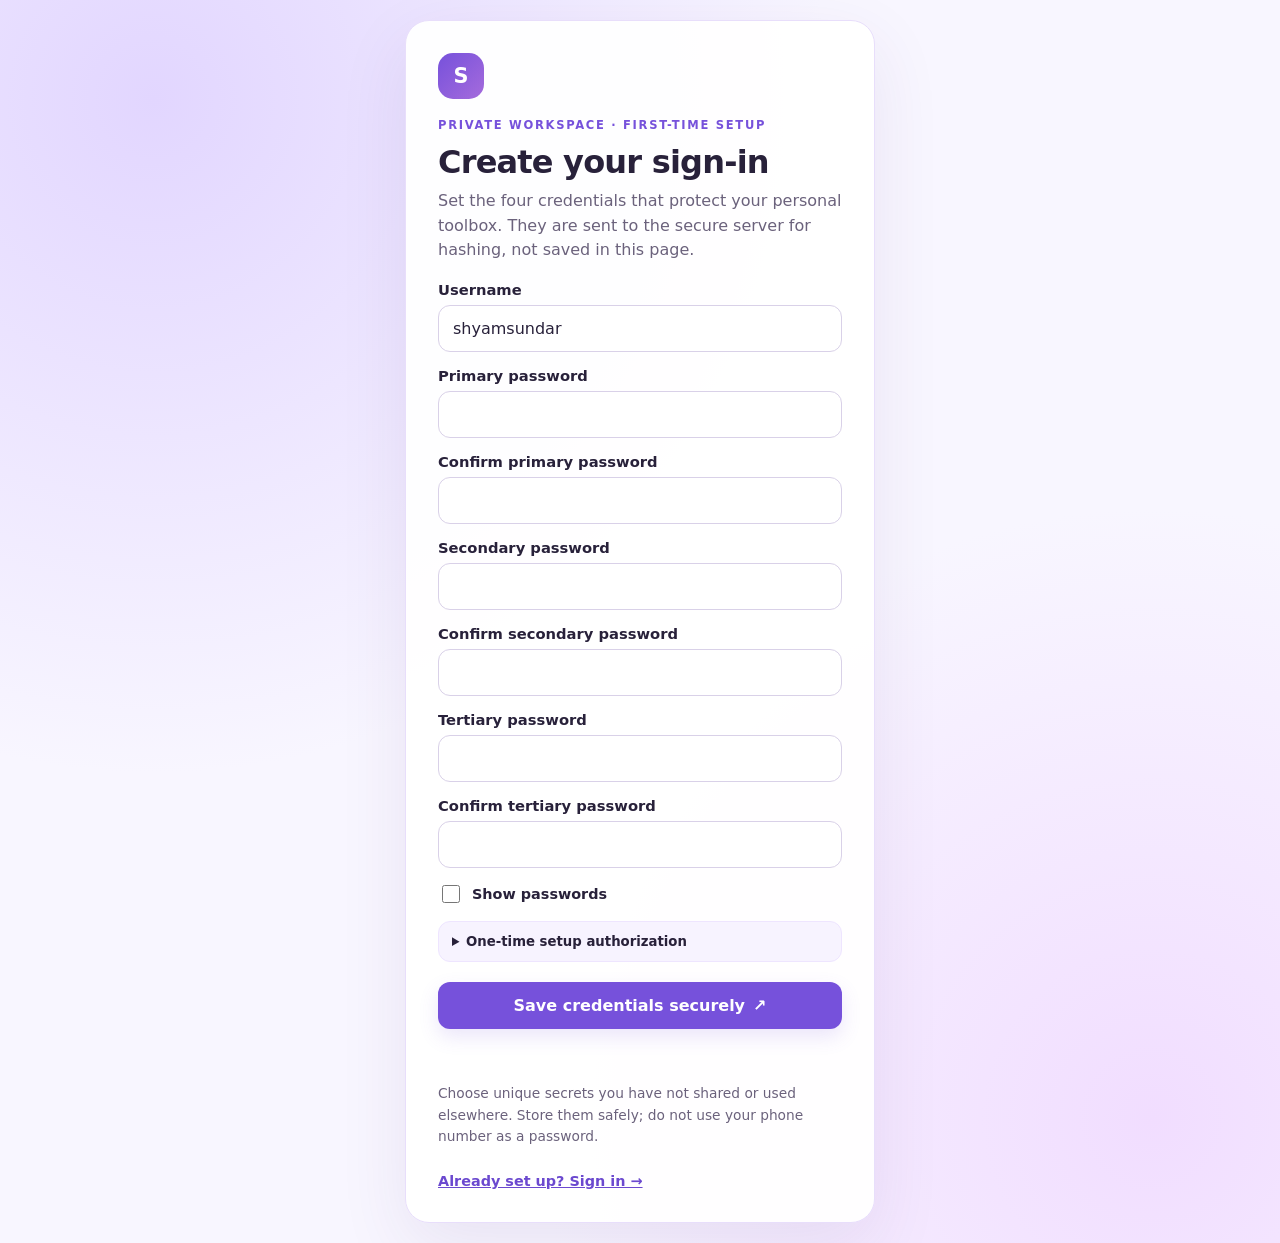
<file: setup.html>
<!doctype html>
<html lang="en">
<head>
<meta charset="utf-8"><meta name="viewport" content="width=device-width,initial-scale=1">
<meta name="robots" content="noindex,nofollow"><meta name="theme-color" content="#f5f0ff">
<title>First-time setup · Shyam's Toolbox</title>
<style>
:root{color-scheme:light;font-family:"DM Sans",system-ui,-apple-system,Segoe UI,sans-serif;background:#f5f0ff;color:#28213a}
*{box-sizing:border-box}body{min-height:100vh;margin:0;display:grid;place-items:center;padding:20px;background:radial-gradient(circle at 12% 8%,#e2d6ff,transparent 42%),radial-gradient(circle at 90% 90%,#f1ddff,transparent 38%),#f8f6ff}
.card{width:min(100%,470px);background:rgba(255,255,255,.96);border:1px solid #e8defb;border-radius:24px;padding:clamp(22px,5vw,32px);box-shadow:0 24px 70px #4c2a7917}
.mark{width:46px;height:46px;border-radius:15px;background:linear-gradient(135deg,#7651db,#a56bdc);color:#fff;display:grid;place-items:center;font-weight:800;font-size:1.3rem;margin-bottom:18px}
.eyebrow{font-size:.72rem;letter-spacing:1.7px;font-weight:800;color:#7651db;margin:0 0 8px}h1{margin:0 0 8px;font-size:clamp(1.6rem,5vw,2rem);letter-spacing:-.8px}p{color:#6b627c;line-height:1.55}.intro{margin:0 0 18px}
label{display:block;font-weight:700;font-size:.92rem;margin:15px 0 7px}
input{width:100%;padding:13px 14px;border:1px solid #d9d1e8;border-radius:12px;background:#fff;font:inherit;color:#28213a}.toggle{display:flex;align-items:center;gap:9px;margin:14px 0 4px;font-weight:600;font-size:.9rem}.toggle input{width:18px;height:18px;accent-color:#7651db}
input:focus{outline:3px solid #dcd0ff;border-color:#7651db}
button{display:flex;width:100%;justify-content:center;align-items:center;gap:8px;margin-top:20px;padding:14px;border:0;border-radius:12px;background:#7651db;color:white;font:inherit;font-weight:750;cursor:pointer;box-shadow:0 8px 19px #7555dc25}
button:disabled{opacity:.6;cursor:wait}.status{min-height:24px;margin-top:12px;color:#9b2637;font-size:.93rem}.small{font-size:.86rem;margin-top:18px}
.auth-note{padding:12px 13px;border-radius:12px;background:#f7f3ff;border:1px solid #eee5ff;font-size:.83rem;margin-top:15px}
a{color:#6b49cf;font-weight:700}.back{display:inline-block;margin-top:12px;font-size:.9rem}
@media(max-width:420px){.card{padding:22px 18px;border-radius:20px}}
</style></head>
<body><main class="card">
<div class="mark" aria-hidden="true">S</div>
<p class="eyebrow">PRIVATE WORKSPACE · FIRST-TIME SETUP</p>
<h1>Create your sign-in</h1>
<p class="intro">Set the four credentials that protect your personal toolbox. They are sent to the secure server for hashing, not saved in this page.</p>
<form id="setup" autocomplete="on">
<label for="username">Username</label><input id="username" name="username" autocomplete="username" required maxlength="80" value="shyamsundar">
<label for="password">Primary password</label><input id="password" name="password" type="password" autocomplete="new-password" required minlength="16">
<label for="confirmPassword">Confirm primary password</label><input id="confirmPassword" name="confirmPassword" type="password" autocomplete="new-password" required minlength="16">
<label for="detail1">Secondary password</label><input id="detail1" name="detail1" type="password" autocomplete="new-password" required minlength="12">
<label for="confirmDetail1">Confirm secondary password</label><input id="confirmDetail1" name="confirmDetail1" type="password" autocomplete="new-password" required minlength="12">
<label for="detail2">Tertiary password</label><input id="detail2" name="detail2" type="password" autocomplete="new-password" required minlength="12">
<label for="confirmDetail2">Confirm tertiary password</label><input id="confirmDetail2" name="confirmDetail2" type="password" autocomplete="new-password" required minlength="12">
<label class="toggle"><input id="showPasswords" type="checkbox"> Show passwords</label>
<details class="auth-note"><summary><strong>One-time setup authorization</strong></summary><p>Enter the setup token configured privately in Vercel. This prevents someone else from claiming the account first.</p><label for="setupToken">Setup token</label><input id="setupToken" name="setupToken" type="password" autocomplete="off" required minlength="24"></details>
<button id="submit" type="submit">Save credentials securely <span aria-hidden="true">↗</span></button><div class="status" id="status" role="status" aria-live="polite"></div>
</form>
<p class="small">Choose unique secrets you have not shared or used elsewhere. Store them safely; do not use your phone number as a password.</p>
<a class="back" href="/login.html">Already set up? Sign in →</a>
</main>
<script>
const form=document.querySelector("#setup"),status=document.querySelector("#status"),button=document.querySelector("#submit");
document.querySelector("#showPasswords").addEventListener("change",e=>{form.querySelectorAll('input[type="password"],input[type="text"]').forEach(input=>{if(input.id!=="username")input.type=e.target.checked?"text":"password";});});
form.addEventListener("submit",async e=>{
  e.preventDefault();
  const values=Object.fromEntries(new FormData(form).entries());
  if(values.password!==values.confirmPassword||values.detail1!==values.confirmDetail1||values.detail2!==values.confirmDetail2){status.textContent="The confirmation fields do not match.";return;}
  delete values.confirmPassword;delete values.confirmDetail1;delete values.confirmDetail2;
  if(values.detail1===values.detail2||values.password===values.detail1||values.password===values.detail2){status.textContent="Use three different secrets.";return;}
  button.disabled=true;status.style.color="#6b627c";status.textContent="Saving credentials securely…";
  try{
    const r=await fetch("/api/auth/setup",{method:"POST",headers:{"Content-Type":"application/json"},body:JSON.stringify(values)});
    const d=await r.json().catch(()=>({}));
    if(!r.ok)throw new Error(d.error||"Could not complete setup.");
    form.reset();status.style.color="#16734a";status.textContent=d.message||"Setup complete. You can now sign in.";
    setTimeout(()=>location.replace("/login.html"),1200);
  }catch(err){status.style.color="#9b2637";status.textContent=err.message||"Could not complete setup.";}
  finally{button.disabled=false;}
});
</script></body></html>
</file>
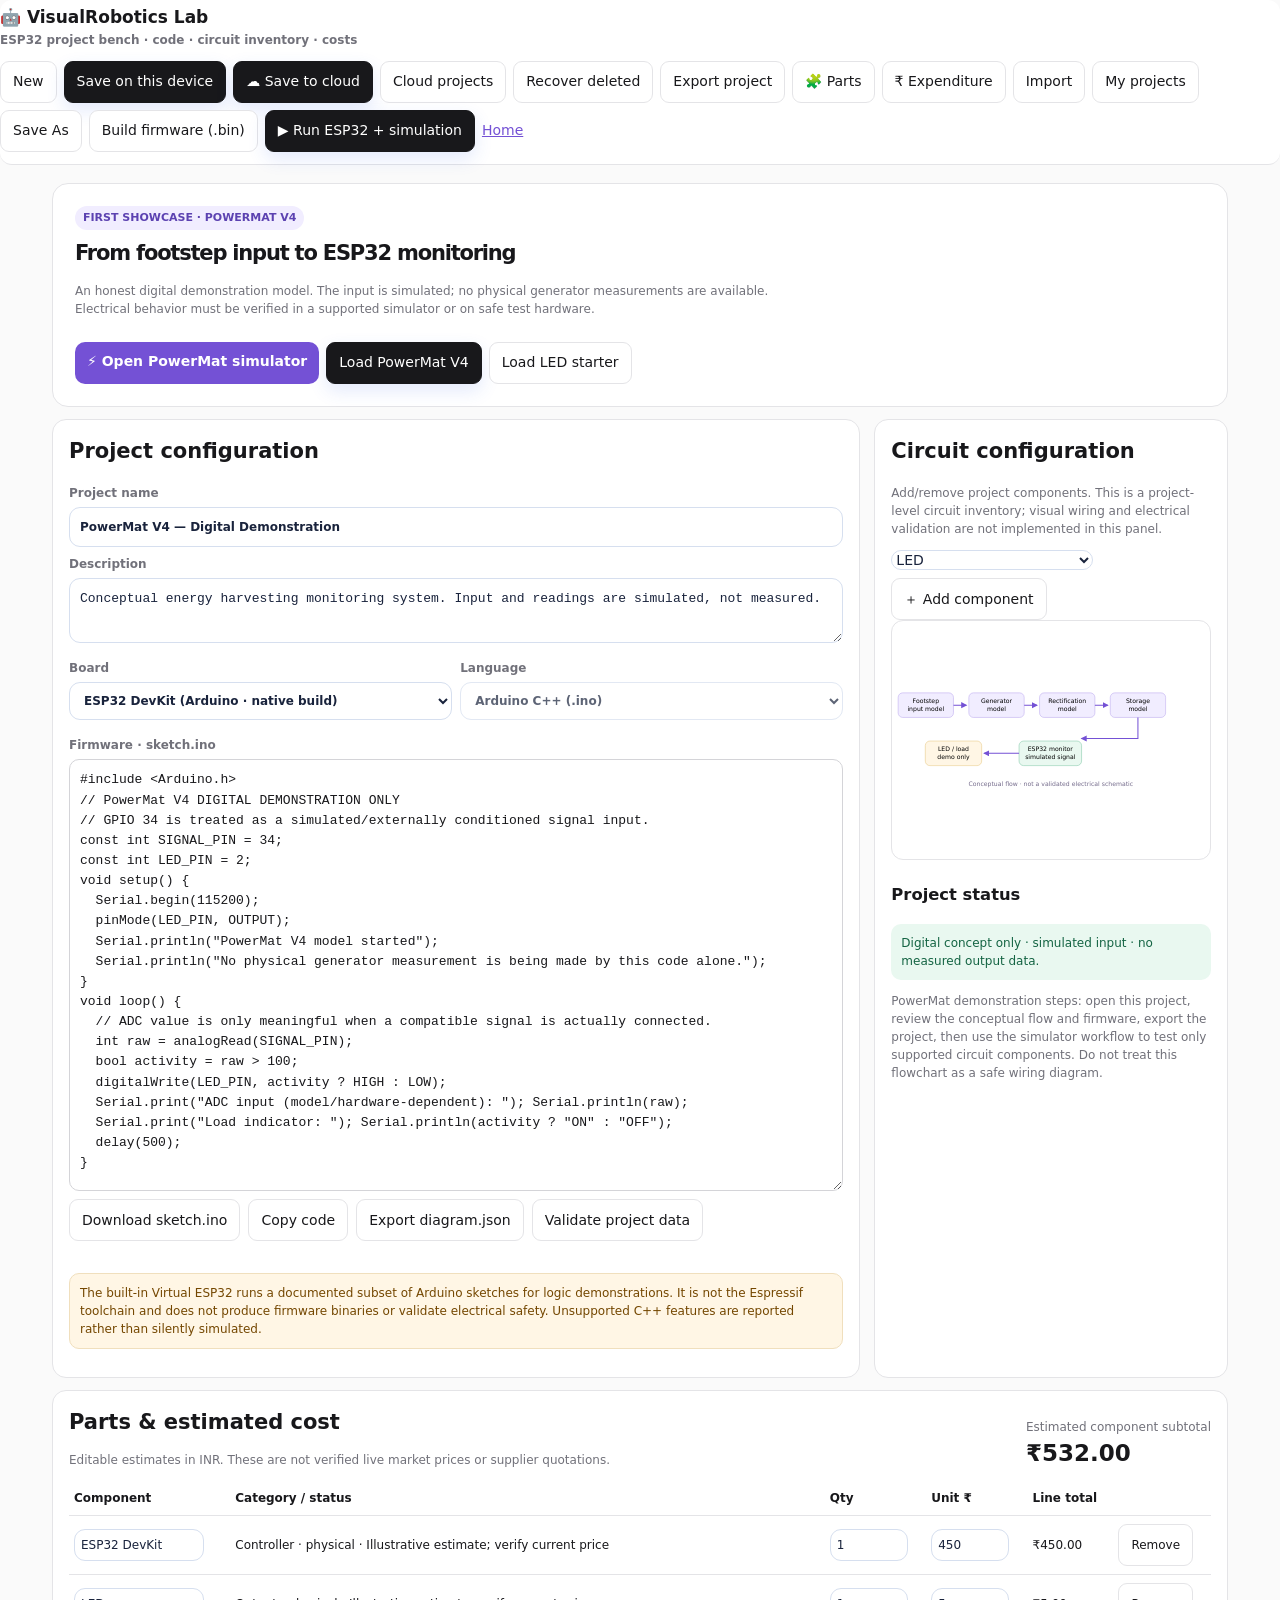
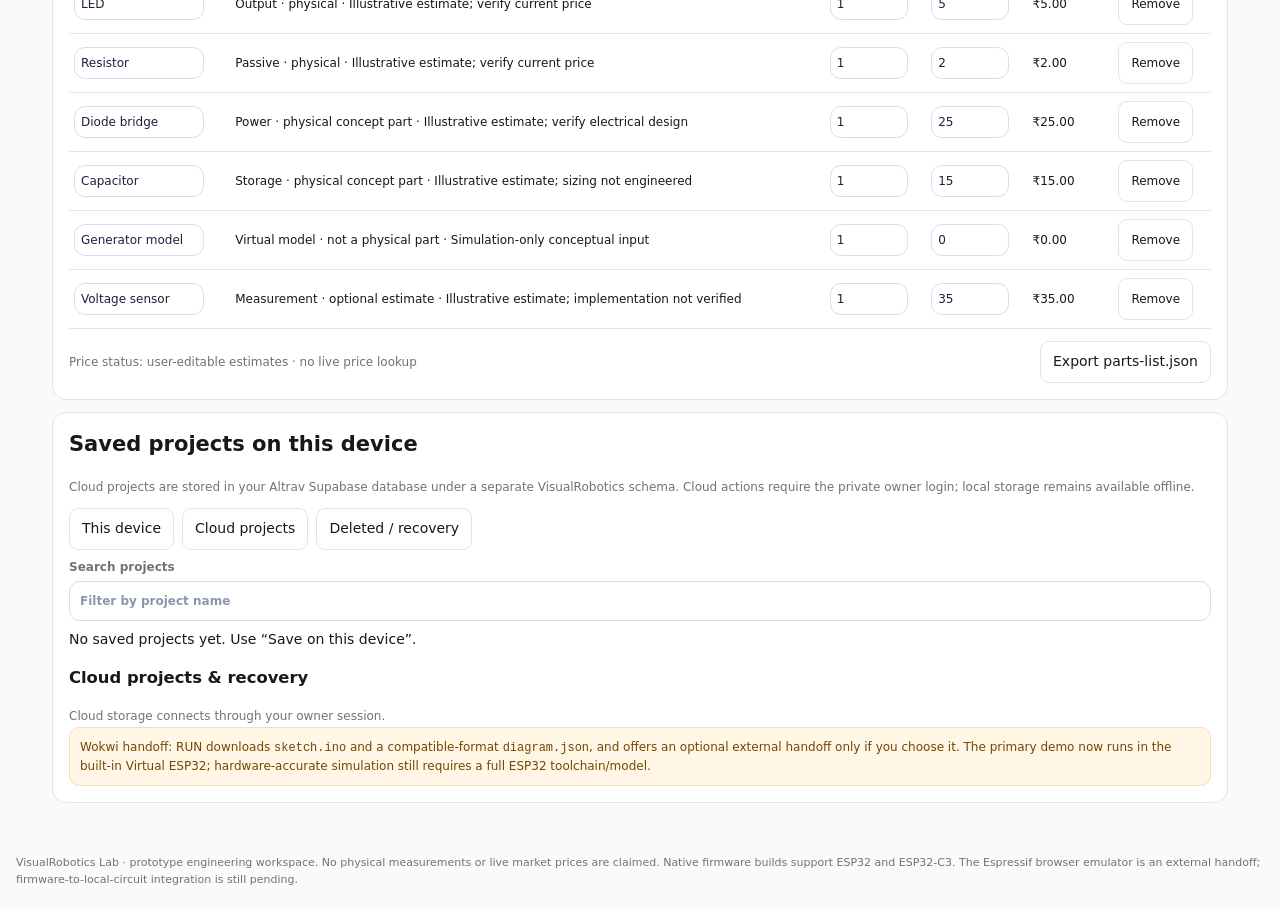
<file: visualrobotics-lab.html>
<!doctype html>
<html lang="en"><head><meta charset="utf-8"><meta name="viewport" content="width=device-width,initial-scale=1"><meta name="theme-color" content="#f7f3ff"><title>VisualRobotics Lab · ESP32</title>
<style>
:root{--ink:#211936;--muted:#746b8b;--purple:#7451d5;--line:#e5def3;--paper:#fff;--bg:#f7f4ff;--green:#18845b;--amber:#9a5b00}*{box-sizing:border-box}body{margin:0;background:var(--bg);color:var(--ink);font:14px/1.5 system-ui,-apple-system,Segoe UI,sans-serif}button,input,textarea,select{font:inherit}button{border:1px solid var(--line);border-radius:10px;background:white;padding:9px 12px;cursor:pointer;font-weight:650;color:var(--ink)}button.primary{background:var(--purple);color:#fff;border-color:var(--purple)}button:disabled{opacity:.5}.top{position:sticky;top:0;z-index:3;background:#fff;border-bottom:1px solid var(--line);padding:12px 18px;display:flex;align-items:center;justify-content:space-between;gap:12px;flex-wrap:wrap}.brand{font-size:17px;font-weight:850}.muted,.hint{color:var(--muted);font-size:12px}.actions{display:flex;gap:7px;flex-wrap:wrap}.wrap{max-width:1500px;margin:auto;padding:14px}.hero,.card{background:#fff;border:1px solid var(--line);border-radius:16px;padding:16px;margin-bottom:12px}.hero{background:linear-gradient(115deg,#fff,#f0eaff);display:flex;align-items:center;justify-content:space-between;gap:12px;flex-wrap:wrap}.grid{display:grid;grid-template-columns:minmax(0,1.2fr) minmax(300px,.8fr);gap:12px}.field{display:grid;gap:5px;margin:8px 0;color:var(--muted);font-size:12px;font-weight:700}.field input,.field textarea,.field select{width:100%;padding:10px;border:1px solid var(--line);border-radius:9px;color:var(--ink);background:#fff}.field textarea{min-height:260px;font:13px/1.55 ui-monospace,monospace;resize:vertical}.row{display:flex;gap:8px;align-items:center;flex-wrap:wrap}.parts{width:100%;border-collapse:collapse}.parts th,.parts td{text-align:left;padding:8px 5px;border-bottom:1px solid var(--line);font-size:12px}.parts input{width:78px;padding:6px;border:1px solid var(--line);border-radius:7px}.parts input.name{width:130px}.total{font-size:23px;font-weight:850}.badge{display:inline-block;background:#f1edff;color:#5c42b1;border-radius:99px;padding:4px 8px;font-size:11px;font-weight:800}.warn{background:#fff6e5;border:1px solid #f0dfbd;color:#744700;padding:10px;border-radius:10px;font-size:12px}.good{background:#e9f8f0;color:#146443;padding:10px;border-radius:10px;font-size:12px}.list button{display:block;width:100%;text-align:left;margin:6px 0}.status{font-size:12px;color:var(--muted);min-height:20px}.hidden{display:none!important}.diagram{width:100%;height:240px;background:white;border:1px solid var(--line);border-radius:12px}.diagram text{font:12px system-ui}.foot{padding:0 16px 22px;color:var(--muted);font-size:11px}
/* Local interactive scene and project panels */
.sim3d-stage{height:370px;position:relative;overflow:hidden;border:1px solid #dcd3f2;border-radius:16px;background:radial-gradient(ellipse,#fff,#f1ebff 72%,#e4daf8);perspective:900px}
.sim3d-stage:before{content:"LOCAL DIGITAL MODEL · NOT MEASURED HARDWARE";position:absolute;top:10px;left:10px;z-index:5;background:#fffde;padding:6px 9px;border-radius:99px;font-size:10px;font-weight:800;color:#6046aa}
.sim3d-grid{position:absolute;inset:45% -20% -40%;transform:rotateX(62deg);background-image:linear-gradient(#cfc3ed 1px,transparent 1px),linear-gradient(90deg,#cfc3ed 1px,transparent 1px);background-size:30px 30px}
.sim3d-platform{position:absolute;left:7%;top:27%;width:30%;height:70px;transform:rotateX(55deg) rotateZ(-8deg);transform-style:preserve-3d}
.sim3d-platform:before{content:"POWER MAT";position:absolute;inset:0;display:grid;place-items:center;color:white;font-weight:900;letter-spacing:.1em;background:linear-gradient(135deg,#987ce4,#5d43ae);border:2px solid #4f3a95;border-radius:12px;box-shadow:0 12px 0 #49358b}
.sim3d-coil{position:absolute;left:41%;top:27%;width:82px;height:82px;border:12px solid #bf7538;border-left-color:#f1b36a;border-bottom-color:#874b20;border-radius:50%;box-shadow:inset 0 0 0 6px #f2d1a3;transform:rotateX(55deg)}
.sim3d-coil:after{content:"COIL";position:absolute;inset:0;display:grid;place-items:center;color:#5e371d;font-size:10px;font-weight:900}
.sim3d-magnet{position:absolute;left:46%;top:21%;width:52px;height:24px;border-radius:5px;background:linear-gradient(90deg,#e95f71 50%,#6681dc 50%);box-shadow:0 7px 10px #3333;transform:rotateX(55deg) translateZ(20px)}
.sim3d-magnet:after{content:"N  S";position:absolute;inset:0;display:grid;place-items:center;color:white;font-size:10px;font-weight:900}
.sim3d-board{position:absolute;right:7%;top:25%;width:30%;height:90px;border-radius:9px;background:linear-gradient(145deg,#267f73,#14574f);border:2px solid #0f4944;box-shadow:0 8px 0 #0b3b37;transform:rotateX(52deg) rotateZ(7deg)}
.sim3d-board:before{content:"ESP32";position:absolute;inset:0;display:grid;place-items:center;color:#d9fff5;font-size:18px;font-weight:900}
.sim3d-capacitor{position:absolute;left:43%;top:61%;width:40px;height:62px;border-radius:8px;background:linear-gradient(90deg,#4256a8,#8b9df0 40%,#33488f);border:2px solid #2f4389;box-shadow:0 7px 0 #273878}
.sim3d-capacitor:after{content:"CAP";position:absolute;bottom:5px;left:0;right:0;text-align:center;color:#fff;font-size:9px;font-weight:900}
.sim3d-led{position:absolute;right:18%;top:61%;width:22px;height:22px;border-radius:50%;background:#9299a8;border:3px solid #e2e5ed}
.sim3d-led.on{background:#7dffac;box-shadow:0 0 12px #42f28c,0 0 30px #42f28c}
.sim3d-wire{position:absolute;height:4px;border-radius:4px;background:#d49b54}.sim3d-wire.w1{left:31%;top:52%;width:16%;transform:rotate(-15deg)}.sim3d-wire.w2{left:52%;top:56%;width:19%;transform:rotate(12deg)}.sim3d-wire.w3{left:47%;top:66%;width:24%}
.sim3d-energy{position:absolute;left:33%;top:45%;width:12px;height:12px;border-radius:50%;background:#ffce54;box-shadow:0 0 12px #ffbd3e;opacity:0}
.sim3d-stage.running .sim3d-energy{animation:energyTravel 2s linear infinite}.sim3d-stage.running .sim3d-platform{animation:stepDown 1.3s ease-in-out infinite}.sim3d-stage.running .sim3d-magnet{animation:magnetMove 1.3s ease-in-out infinite}.sim3d-stage.running .sim3d-coil{animation:coilPulse 1.3s ease-in-out infinite}
@keyframes energyTravel{0%{left:33%;opacity:0}15%{opacity:1}55%{left:56%;top:53%;opacity:1}100%{left:78%;top:60%;opacity:0;transform:scale(1.4)}}@keyframes stepDown{0%,100%{translate:0 0}50%{translate:0 12px}}@keyframes magnetMove{0%,100%{translate:0 0}50%{translate:0 12px}}@keyframes coilPulse{50%{filter:brightness(1.3)}}
.sim3d-readouts{display:grid;grid-template-columns:repeat(4,minmax(0,1fr));gap:8px;margin-top:10px}.sim3d-metric{padding:10px;border:1px solid var(--line);border-radius:10px;background:white}.sim3d-metric b{display:block;font-size:17px}.sim3d-metric span{font-size:11px;color:var(--muted)}
.modal-backdrop{position:fixed;inset:0;z-index:50;background:#1710279c;display:grid;place-items:center;padding:12px}.modal-panel{width:min(940px,100%);max-height:90vh;overflow:auto;background:white;border-radius:18px;padding:18px}.parts-gallery{display:grid;grid-template-columns:repeat(auto-fit,minmax(155px,1fr));gap:12px}.part-card{border:1px solid var(--line);border-radius:13px;padding:12px;background:#faf8ff}.part-art{height:95px;display:grid;place-items:center;background:#f1edff;border-radius:10px;margin-bottom:8px}.part-art svg{width:100%;height:100%;max-width:150px}.part-card h3{font-size:14px;margin:7px 0;overflow-wrap:anywhere}.part-card p{font-size:11px;color:var(--muted);margin:0}.cost-table{width:100%;border-collapse:collapse}.cost-table td,.cost-table th{text-align:left;padding:9px 6px;border-bottom:1px solid var(--line);font-size:13px}.cost-table td:last-child,.cost-table th:last-child{text-align:right}
@media(max-width:850px){.sim3d-readouts{grid-template-columns:repeat(2,minmax(0,1fr))}.sim3d-stage{height:340px}.sim3d-platform{width:34%;left:4%}.sim3d-board{width:32%;right:4%}.sim3d-coil{left:40%;width:70px;height:70px}.sim3d-magnet{left:45%}.sim3d-capacitor{left:42%}.sim3d-led{right:15%}}
@media(max-width:850px){.grid{grid-template-columns:1fr}.top{position:static}.wrap{padding:8px}.parts{display:block;overflow-x:auto}.hero h1{font-size:23px}}

.lab-shell{display:grid;grid-template-columns:210px minmax(0,1fr) 235px;gap:12px;align-items:start;max-width:1680px;margin:0 auto;padding:12px;background:#f4f6fa;min-height:calc(100vh - 58px);color:#1e293b}
.lab-sidebar,.lab-inspector{background:#fff;border:1px solid #e1e6ef;border-radius:14px;padding:14px;min-width:0}.lab-sidebar{position:sticky;top:12px}
.lab-sidebar h2,.lab-inspector h2{font-size:13px;letter-spacing:.04em;text-transform:uppercase;color:#64748b;margin:0 0 12px}.lab-workspace{min-width:0}.lab-main-panel{padding:0;border:0;background:transparent;box-shadow:none;margin:0}
.lab-main-panel>.row:first-child{background:white;border:1px solid #e1e6ef;border-radius:14px;padding:14px;margin-bottom:10px}.lab-main-panel>.row:first-child h1{font-size:20px;letter-spacing:-.03em}.lab-main-panel #simTitle{display:none}
.lab-main-panel #compileStatus{margin:8px 0;padding:8px 10px;border-radius:8px;background:#f8fafc}
.sim-dock{display:flex;align-items:center;gap:8px;flex-wrap:wrap;padding:10px;background:#fff;border:1px solid #dfe5ef;border-radius:13px;margin:10px 0;box-shadow:0 5px 18px #26324b08}.sim-dock button{border-radius:9px;padding:10px 13px;font-size:13px}.sim-dock #startSim{background:#6b4ce6;border-color:#6b4ce6;color:white}.sim-dock #stopSim{color:#b42318}.sim-dock .dock-spacer{flex:1}
.lab-main-panel>.card{border:1px solid #dfe5ef;border-radius:16px;box-shadow:0 5px 22px #24314b07}.lab-main-panel .sim3d-stage{height:clamp(350px,48vh,570px);border-radius:13px;border:1px solid #dfe5ef;background:radial-gradient(ellipse at 50% 35%,#fff 0,#f6f8fc 55%,#e9eef7 100%)}
.lab-main-panel .sim3d-stage:before{content:"POWERMAT V4 / CONCEPTUAL DIGITAL TWIN";background:#fff;color:#64748b;border:1px solid #e1e6ef;letter-spacing:.09em}.lab-main-panel .sim3d-grid{background-image:linear-gradient(#d8e0ed 1px,transparent 1px),linear-gradient(90deg,#d8e0ed 1px,transparent 1px);opacity:.75}
.lab-main-panel .sim3d-readouts{grid-template-columns:repeat(4,minmax(0,1fr));margin-top:10px}.lab-main-panel .sim3d-metric{border:1px solid #e1e6ef;border-radius:11px;padding:12px}.lab-main-panel .sim3d-metric span{display:block;text-transform:uppercase;letter-spacing:.055em;font-size:10px;font-weight:750;color:#738096}.lab-main-panel .sim3d-metric b{font-size:18px;letter-spacing:-.03em;margin-top:4px}
.lab-main-panel .grid{grid-template-columns:1fr 1fr;gap:10px;margin-top:10px!important}.lab-main-panel .grid .card{border:1px solid #e1e6ef;border-radius:13px;padding:13px;min-width:0}.lab-main-panel #serialLog{height:160px!important;font-size:12px}
.lab-part-list{display:grid;gap:7px}.lab-part-item{width:100%;display:flex;align-items:center;gap:9px;text-align:left;padding:9px;border:1px solid #e6eaf1;border-radius:10px;background:#fbfcfe;font-size:12px}.lab-part-item:hover{border-color:#9e8af4;background:#f7f4ff}.lab-part-icon{width:35px;height:35px;flex:0 0 35px;border-radius:8px;background:#f0edff;display:grid;place-items:center;overflow:hidden}.lab-part-icon svg{width:100%;height:100%}.lab-part-item small{display:block;color:#8290a4;font-size:10px;margin-top:2px}.lab-side-actions{display:grid;gap:7px;margin-top:14px}.lab-side-actions button{width:100%;font-size:12px}
.lab-inspector{display:grid;gap:12px}.inspector-block{border-bottom:1px solid #edf0f5;padding-bottom:12px}.inspector-block:last-child{border:0;padding:0}.inspector-value{font-size:23px;font-weight:800;letter-spacing:-.04em;color:#182238}.inspector-label{font-size:10px;text-transform:uppercase;letter-spacing:.06em;color:#77849a;font-weight:800}.inspector-stat{display:flex;align-items:center;justify-content:space-between;gap:8px;padding:7px 0;font-size:12px;border-bottom:1px solid #f0f2f6}.inspector-stat:last-child{border:0}.inspector-note{padding:10px;background:#f6f8fc;border-radius:9px;font-size:11px;color:#65738a;line-height:1.5}
@media(max-width:1180px){.lab-shell{grid-template-columns:180px minmax(0,1fr)}.lab-inspector{grid-column:2;grid-row:2;grid-template-columns:repeat(2,minmax(0,1fr))}.lab-inspector h2{grid-column:1/-1}.lab-main-panel .sim3d-stage{height:390px}}
@media(max-width:900px){.lab-shell{grid-template-columns:1fr;padding:8px;gap:8px}.lab-sidebar{position:static;order:2}.lab-workspace{order:1}.lab-inspector{grid-column:auto;grid-row:auto;order:3}.lab-part-list{grid-template-columns:repeat(2,minmax(0,1fr))}.lab-main-panel .sim3d-stage{height:340px}.lab-main-panel .sim3d-readouts{grid-template-columns:repeat(2,minmax(0,1fr))}.lab-main-panel .grid{grid-template-columns:1fr}.sim-dock{position:sticky;bottom:6px;z-index:6;box-shadow:0 5px 24px #11182720}.lab-inspector{grid-template-columns:1fr 1fr}}
@media(max-width:520px){.lab-part-list{grid-template-columns:1fr 1fr}.lab-main-panel .sim3d-stage{height:290px}.lab-main-panel .sim3d-platform{width:34%;left:3%}.lab-main-panel .sim3d-board{width:31%;right:3%}.lab-main-panel .sim3d-coil{left:40%;width:60px;height:60px;border-width:9px}.lab-main-panel .sim3d-magnet{left:44%;width:44px}.lab-main-panel .sim3d-capacitor{left:42%;width:33px;height:52px}.lab-main-panel .sim3d-led{right:14%}.lab-inspector{grid-template-columns:1fr}.sim-dock button{padding:9px 10px}.sim-dock #realEmulatorBtn{display:none}}
</style><link rel="stylesheet" href="premium-ui.css">
</head><body>
<header class="top"><div class="brand">🤖 VisualRobotics Lab <div class="muted">ESP32 project bench · code · circuit inventory · costs</div></div><div class="actions"><button id="newBtn">New</button><button id="saveBtn" class="primary">Save on this device</button><button id="cloudSaveBtn" class="primary">☁ Save to cloud</button><button id="cloudProjectsBtn">Cloud projects</button><button id="recoverBtn">Recover deleted</button><button id="exportBtn">Export project</button><button id="partsBtn">🧩 Parts</button><button id="expenditureBtn">₹ Expenditure</button><button id="importBtn">Import</button><button id="projectsBtn">My projects</button><button id="saveAsBtn">Save As</button><button id="compileFirmwareBtn">Build firmware (.bin)</button><button id="runBtn" class="primary">▶ Run ESP32 + simulation</button><a href="/" style="align-self:center;color:#7451d5">Home</a></div></header>
<main class="wrap" id="editor">
<section class="hero"><div><span class="badge">FIRST SHOWCASE · POWERMAT V4</span><h1 style="margin:8px 0">From footstep input to ESP32 monitoring</h1><p class="muted" style="max-width:720px">An honest digital demonstration model. The input is simulated; no physical generator measurements are available. Electrical behavior must be verified in a supported simulator or on safe test hardware.</p></div><div class="actions"><a href="/powermat-v4.html" style="display:inline-block;padding:9px 12px;border-radius:10px;background:#7451d5;color:#fff;text-decoration:none;font-weight:750">⚡ Open PowerMat simulator</a><button id="powerBtn" class="primary">Load PowerMat V4</button><button id="demoBtn">Load LED starter</button></div></section>
<div class="grid"><section class="card"><h2 style="margin-top:0">Project configuration</h2><label class="field">Project name<input id="title" maxlength="90" value="PowerMat V4 — Digital Demonstration"></label><label class="field">Description<textarea id="description" rows="2" style="min-height:65px">Conceptual energy harvesting monitoring system. Input and readings are simulated, not measured.</textarea></label><div class="row"><label class="field" style="flex:1">Board<select id="board"><option value="esp32">ESP32 DevKit (Arduino · native build)</option><option value="esp32c3">ESP32-C3 (Espressif emulator compatible)</option></select></label><label class="field" style="flex:1">Language<select disabled><option>Arduino C++ (.ino)</option></select></label></div><label class="field">Firmware · sketch.ino<textarea id="code" spellcheck="false">#include <Arduino.h>
const int LED_PIN = 2;
void setup() {
  Serial.begin(115200);
  pinMode(LED_PIN, OUTPUT);
  Serial.println("VisualRobotics ESP32 ready");
}
void loop() {
  digitalWrite(LED_PIN, HIGH);
  Serial.println("LED ON");
  delay(500);
  digitalWrite(LED_PIN, LOW);
  Serial.println("LED OFF");
  delay(500);
}</textarea></label><div class="row"><button id="downloadCode">Download sketch.ino</button><button id="copyCode">Copy code</button><button id="diagramBtn">Export diagram.json</button><button id="validateBtn">Validate project data</button></div><div id="validation" class="status"></div><p class="warn">The built-in Virtual ESP32 runs a documented subset of Arduino sketches for logic demonstrations. It is not the Espressif toolchain and does not produce firmware binaries or validate electrical safety. Unsupported C++ features are reported rather than silently simulated.</p></section>
<section class="card"><h2 style="margin-top:0">Circuit configuration</h2><p class="muted">Add/remove project components. This is a project-level circuit inventory; visual wiring and electrical validation are not implemented in this panel.</p><div class="row"><select id="addPart"><option value="LED">LED</option><option value="Resistor">Resistor</option><option value="Push button">Push button</option><option value="Breadboard">Breadboard</option><option value="ESP32 DevKit">ESP32 DevKit</option><option value="Diode bridge">Diode bridge</option><option value="Capacitor">Capacitor</option><option value="Generator model">Generator model (virtual)</option><option value="Voltage sensor">Voltage sensor</option></select><button id="addBtn">＋ Add component</button></div><svg class="diagram" viewBox="0 0 620 240" role="img" aria-label="PowerMat conceptual energy flow"><defs><marker id="arrow" markerWidth="8" markerHeight="8" refX="5" refY="3" orient="auto"><path d="M0,0 L0,6 L6,3 z" fill="#7451d5"/></marker></defs><rect x="12" y="28" width="108" height="48" rx="9" fill="#f1edff" stroke="#b8a5ed"/><text x="66" y="48" text-anchor="middle">Footstep</text><text x="66" y="63" text-anchor="middle">input model</text><path d="M120 52 H145" stroke="#7451d5" stroke-width="2" marker-end="url(#arrow)"/><rect x="150" y="28" width="108" height="48" rx="9" fill="#f1edff" stroke="#b8a5ed"/><text x="204" y="48" text-anchor="middle">Generator</text><text x="204" y="63" text-anchor="middle">model</text><path d="M258 52 H283" stroke="#7451d5" stroke-width="2" marker-end="url(#arrow)"/><rect x="288" y="28" width="108" height="48" rx="9" fill="#f1edff" stroke="#b8a5ed"/><text x="342" y="48" text-anchor="middle">Rectification</text><text x="342" y="63" text-anchor="middle">model</text><path d="M396 52 H421" stroke="#7451d5" stroke-width="2" marker-end="url(#arrow)"/><rect x="426" y="28" width="108" height="48" rx="9" fill="#f1edff" stroke="#b8a5ed"/><text x="480" y="48" text-anchor="middle">Storage</text><text x="480" y="63" text-anchor="middle">model</text><path d="M480 76 V117 H370" stroke="#7451d5" stroke-width="2" marker-end="url(#arrow)" fill="none"/><rect x="248" y="122" width="122" height="48" rx="9" fill="#e9f8f0" stroke="#7ac5a3"/><text x="309" y="142" text-anchor="middle">ESP32 monitor</text><text x="309" y="157" text-anchor="middle">simulated signal</text><path d="M248 146 H180" stroke="#7451d5" stroke-width="2" marker-end="url(#arrow)"/><rect x="65" y="122" width="110" height="48" rx="9" fill="#fff6e5" stroke="#e6c47c"/><text x="120" y="142" text-anchor="middle">LED / load</text><text x="120" y="157" text-anchor="middle">demo only</text><text x="310" y="210" text-anchor="middle" fill="#746b8b">Conceptual flow · not a validated electrical schematic</text></svg><h3>Project status</h3><div class="good">Digital concept only · simulated input · no measured output data.</div><p class="muted">PowerMat demonstration steps: open this project, review the conceptual flow and firmware, export the project, then use the simulator workflow to test only supported circuit components. Do not treat this flowchart as a safe wiring diagram.</p></section></div>
<section class="card"><div class="row" style="justify-content:space-between"><div><h2 style="margin:0">Parts & estimated cost</h2><p class="muted">Editable estimates in INR. These are not verified live market prices or supplier quotations.</p></div><div><div class="muted">Estimated component subtotal</div><div class="total" id="total">₹0.00</div></div></div><div style="overflow-x:auto"><table class="parts"><thead><tr><th>Component</th><th>Category / status</th><th>Qty</th><th>Unit ₹</th><th>Line total</th><th></th></tr></thead><tbody id="partsBody"></tbody></table></div><div class="row" style="justify-content:space-between;margin-top:12px"><span class="muted">Price status: user-editable estimates · no live price lookup</span><button id="exportBom">Export parts-list.json</button></div></section>
<section class="card"><h2 style="margin-top:0">Saved projects on this device</h2><p class="muted">Cloud projects are stored in your Altrav Supabase database under a separate VisualRobotics schema. Cloud actions require the private owner login; local storage remains available offline.</p><div class="row"><button id="localProjectsBtn">This device</button><button id="cloudProjectsInlineBtn">Cloud projects</button><button id="recoverInlineBtn">Deleted / recovery</button></div><label class="field">Search projects<input id="projectSearch" placeholder="Filter by project name"></label><div class="list" id="projectList"></div><h3>Cloud projects & recovery</h3><div class="status" id="cloudStatus" role="status">Cloud storage connects through your owner session.</div><div class="list" id="cloudProjectList"></div><div class="warn">Wokwi handoff: RUN downloads <code>sketch.ino</code> and a compatible-format <code>diagram.json</code>, and offers an optional external handoff only if you choose it. The primary demo now runs in the built-in Virtual ESP32; hardware-accurate simulation still requires a full ESP32 toolchain/model.</div></section>
</main><section id="simulator" class="hidden"><div class="lab-shell"><aside class="lab-sidebar"><h2>Components</h2><p class="muted">From your project</p><div class="lab-part-list" id="simPartsTray"></div><div class="lab-side-actions"><button id="simPartsBtn">🧩 Open parts gallery</button><button id="simCostsBtn">₹ View expenditure</button><button id="simBackBtn">← Project editor</button></div><p class="inspector-note" style="margin-top:12px">Tap a component to view its illustration and cost details.</p></aside><div class="lab-workspace"><div class="lab-main-panel"><div class="row lab-canvas-header" style="justify-content:space-between"><div><h1>Virtual ESP32 simulator</h1><p class="muted">In-browser logic model · simulated GPIO · virtual Serial Monitor</p></div><button id="backBtn">← Return to project</button></div><h2 id="simTitle"></h2><div id="compileStatus" class="status" role="status">Virtual simulator readiness check has not run. Native compilation is a separate action.</div><div class="sim-dock" aria-label="Simulation controls"><button id="startSim" class="primary">▶ Run</button><button id="stopSim">■ Stop</button><button id="stepSim">↯ Step</button><button id="clearSerial">Clear console</button><span class="dock-spacer"></span><button id="simSketch">Export code</button><button id="simDiagram">Export diagram</button><button id="realEmulatorBtn">ESP32 emulator ↗</button></div>
<div class="card"><div class="row" style="justify-content:space-between"><div><h2 style="margin:0">3D energy-harvesting simulation</h2><p class="muted">Animated footstep → magnet/coil → capacitor → ESP32 indicator. Runs locally in this page.</p></div><span class="badge" id="sim3dState">READY</span></div>
<div class="sim3d-stage" id="sim3dScene" role="img" aria-label="Animated 3D-style PowerMat energy flow"><div class="sim3d-grid"></div><div class="sim3d-platform"></div><div class="sim3d-coil"></div><div class="sim3d-magnet"></div><div class="sim3d-board"></div><div class="sim3d-capacitor"></div><div class="sim3d-led" id="sim3dLed"></div><div class="sim3d-wire w1"></div><div class="sim3d-wire w2"></div><div class="sim3d-wire w3"></div><div class="sim3d-energy"></div></div>
<div class="sim3d-readouts"><div class="sim3d-metric"><span>Simulated generator</span><b id="sim3dVoltage">0.00 V</b></div><div class="sim3d-metric"><span>Storage capacitor</span><b id="sim3dCap">0.00 V</b></div><div class="sim3d-metric"><span>Stored energy</span><b id="sim3dEnergy">0.000 J</b></div><div class="sim3d-metric"><span>Indicator</span><b id="sim3dLedState">OFF</b></div></div><p class="muted">Illustrative teaching animation—not physically validated simulation or measured hardware output.</p></div>
<div class="grid" style="margin-top:14px"><section class="card"><h3>Virtual board · ESP32 DevKit</h3><p class="muted">These are software-only states, not electrical voltages or physical pin readings.</p><div class="row"><label class="field" style="flex:1">Virtual ADC input (GPIO 34)<input id="virtualAdc" type="range" min="0" max="4095" value="850"></label><strong id="adcValue">850 / 4095</strong></div><div class="row"><span>GPIO 2 (LED output)</span><strong id="ledState" class="good">LOW · LED OFF</strong></div><div id="pinStates" class="muted">No virtual pin activity yet.</div></section><section class="card"><h3>Virtual Serial Monitor</h3><div class="row"><label class="field">Baud<select id="baud"><option>9600</option><option selected>115200</option><option>57600</option></select></label><button id="downloadSerial">Download log</button></div><pre id="serialLog" style="height:240px;overflow:auto;background:#171323;color:#e8e0ff;padding:12px;border-radius:10px;white-space:pre-wrap">Virtual ESP32 ready. Run the sketch to see supported Serial output.\n</pre></section></div><p class="warn">This panel is a lightweight teaching interpreter, not the firmware runtime. For actual ESP32-C3 firmware execution, choose ESP32-C3 in Project configuration, build firmware, then open the Espressif emulator and load the downloaded firmware.bin there. The external emulator supports real firmware execution and supported GPIO/Wi-Fi/BLE emulation, but its pin states are not yet wired into this page’s virtual circuit, and this page’s buttons/sensors do not yet drive the real emulator.</p></div></div></div><aside class="lab-inspector"><div class="inspector-block"><h2>Live telemetry</h2><div class="inspector-label">Generator voltage</div><div class="inspector-value" id="inspectorVoltage">0.00 V</div><div class="inspector-stat"><span>Capacitor</span><strong id="inspectorCap">0.00 V</strong></div><div class="inspector-stat"><span>Stored energy</span><strong id="inspectorEnergy">0.000 J</strong></div><div class="inspector-stat"><span>LED output</span><strong id="inspectorLed">OFF</strong></div></div><div class="inspector-block"><h2>Project inventory</h2><div class="inspector-stat"><span>Parts</span><strong id="inspectorPartCount">0</strong></div><div class="inspector-stat"><span>Component quantity</span><strong id="inspectorQty">0</strong></div><div class="inspector-label" style="margin-top:12px">Estimated subtotal</div><div class="inspector-value" id="inspectorCost">₹0</div><p class="muted">Editable estimates only.</p></div><div class="inspector-block"><h2>Build & tools</h2><button id="inspectorBuildBtn" style="width:100%;margin-bottom:7px">Build firmware (.bin)</button><button id="inspectorPartsBtn" style="width:100%">View all parts</button></div><div class="inspector-note">Conceptual visual model. Values are illustrative, not physical measurements.</div></aside></div></section>
<div id="partsModal" class="modal-backdrop hidden" role="dialog" aria-modal="true" aria-labelledby="partsModalTitle"><div class="modal-panel"><div class="row" style="justify-content:space-between"><div><h2 id="partsModalTitle" style="margin:0">Parts gallery</h2><p class="muted">Illustrations are drawn inside this page; no external image service is used.</p></div><button id="closePartsModal">✕ Close</button></div><div id="partsGallery" class="parts-gallery"></div></div></div>
<div id="expenditureModal" class="modal-backdrop hidden" role="dialog" aria-modal="true" aria-labelledby="expenditureModalTitle"><div class="modal-panel"><div class="row" style="justify-content:space-between"><div><h2 id="expenditureModalTitle" style="margin:0">Project expenditure</h2><p class="muted">Calculated from current quantities and unit costs.</p></div><button id="closeExpenditureModal">✕ Close</button></div><div class="sim3d-readouts"><div class="sim3d-metric"><span>Component items</span><b id="expenseCount">0</b></div><div class="sim3d-metric"><span>Quantity total</span><b id="expenseQty">0</b></div><div class="sim3d-metric"><span>Estimated subtotal</span><b id="expenseTotal">₹0.00</b></div><div class="sim3d-metric"><span>Price source</span><b style="font-size:12px">Editable estimate</b></div></div><div style="overflow-x:auto;margin-top:14px"><table class="cost-table"><thead><tr><th>Part</th><th>Qty</th><th>Unit cost</th><th>Line total</th></tr></thead><tbody id="expenditureRows"></tbody></table></div><p class="warn" style="margin-top:12px">Illustrative estimates, not live supplier prices. Shipping, tax, tools, and labour are excluded unless added as parts.</p><div class="row"><button id="downloadExpenditure" class="primary">Export expenditure CSV</button><button id="closeExpenditureModalBottom">Done</button></div></div></div>
<div class="foot">VisualRobotics Lab · prototype engineering workspace. No physical measurements or live market prices are claimed. Native firmware builds support ESP32 and ESP32-C3. The Espressif browser emulator is an external handoff; firmware-to-local-circuit integration is still pending.</div><input id="file" type="file" accept=".json,application/json" hidden>
<script>
(()=>{'use strict';const $=id=>document.getElementById(id);const KEY='vr-lab-projects-v1',CURRENT='vr-lab-current-v1';let project=null;
const priceDefaults={'ESP32 DevKit':{category:'Controller · physical',price:450},LED:{category:'Output · physical',price:5},Resistor:{category:'Passive · physical',price:2},'Push button':{category:'Input · physical',price:5},Breadboard:{category:'Prototyping · physical',price:80},'Diode bridge':{category:'Power · physical',price:25},Capacitor:{category:'Storage · physical',price:15},'Generator model':{category:'Virtual model · not a physical part',price:0},'Voltage sensor':{category:'Measurement · estimate',price:35}};
const starter=()=>({id:crypto.randomUUID?crypto.randomUUID():String(Date.now()),title:'ESP32 LED Starter',description:'Simple LED blink example for ESP32 DevKit.',board:'esp32',language:'arduino-cpp',code:'#include <Arduino.h>\nconst int LED_PIN = 2;\nvoid setup() {\n  Serial.begin(115200);\n  pinMode(LED_PIN, OUTPUT);\n  Serial.println("VisualRobotics ESP32 ready");\n}\nvoid loop() {\n  digitalWrite(LED_PIN, HIGH); Serial.println("LED ON"); delay(500);\n  digitalWrite(LED_PIN, LOW); Serial.println("LED OFF"); delay(500);\n}',parts:[{name:'ESP32 DevKit',category:'Controller · physical',quantity:1,unitPrice:450,source:'Illustrative user-editable estimate'},{name:'LED',category:'Output · physical',quantity:1,unitPrice:5,source:'Illustrative user-editable estimate'},{name:'Resistor',category:'Passive · physical',quantity:1,unitPrice:2,source:'Illustrative user-editable estimate'}],createdAt:new Date().toISOString(),updatedAt:new Date().toISOString()});
function powermat(){const p=starter();p.title='PowerMat V4 — Digital Demonstration';p.description='Conceptual energy harvesting monitoring system. Input and readings are simulated, not measured.';p.code='#include <Arduino.h>\n// PowerMat V4 DIGITAL DEMONSTRATION ONLY\n// GPIO 34 is treated as a simulated/externally conditioned signal input.\nconst int SIGNAL_PIN = 34;\nconst int LED_PIN = 2;\nvoid setup() {\n  Serial.begin(115200);\n  pinMode(LED_PIN, OUTPUT);\n  Serial.println("PowerMat V4 model started");\n  Serial.println("No physical generator measurement is being made by this code alone.");\n}\nvoid loop() {\n  // ADC value is only meaningful when a compatible signal is actually connected.\n  int raw = analogRead(SIGNAL_PIN);\n  bool activity = raw > 100;\n  digitalWrite(LED_PIN, activity ? HIGH : LOW);\n  Serial.print("ADC input (model/hardware-dependent): "); Serial.println(raw);\n  Serial.print("Load indicator: "); Serial.println(activity ? "ON" : "OFF");\n  delay(500);\n}';p.parts=[{name:'ESP32 DevKit',category:'Controller · physical',quantity:1,unitPrice:450,source:'Illustrative estimate; verify current price'},{name:'LED',category:'Output · physical',quantity:1,unitPrice:5,source:'Illustrative estimate; verify current price'},{name:'Resistor',category:'Passive · physical',quantity:1,unitPrice:2,source:'Illustrative estimate; verify current price'},{name:'Diode bridge',category:'Power · physical concept part',quantity:1,unitPrice:25,source:'Illustrative estimate; verify electrical design'},{name:'Capacitor',category:'Storage · physical concept part',quantity:1,unitPrice:15,source:'Illustrative estimate; sizing not engineered'},{name:'Generator model',category:'Virtual model · not a physical part',quantity:1,unitPrice:0,source:'Simulation-only conceptual input'},{name:'Voltage sensor',category:'Measurement · optional estimate',quantity:1,unitPrice:35,source:'Illustrative estimate; implementation not verified'}];p.updatedAt=new Date().toISOString();return p}
function readForm(){project.title=$('title').value.trim()||'Untitled ESP32 project';project.description=$('description').value;project.board=$('board').value;project.code=$('code').value;project.updatedAt=new Date().toISOString()}
function renderParts(){const body=$('partsBody');body.innerHTML='';let total=0;project.parts.forEach((p,i)=>{const line=Math.max(0,Number(p.quantity)||0)*Math.max(0,Number(p.unitPrice)||0);total+=line;const tr=document.createElement('tr');tr.innerHTML='<td><input class="name" aria-label="Component name" data-i="'+i+'" data-k="name"></td><td></td><td><input type="number" min="0" step="1" data-i="'+i+'" data-k="quantity" aria-label="Quantity"></td><td><input type="number" min="0" step="0.01" data-i="'+i+'" data-k="unitPrice" aria-label="Unit price"></td><td>₹'+line.toFixed(2)+'</td><td><button data-remove="'+i+'" aria-label="Remove component">Remove</button></td>';tr.children[1].textContent=p.category+' · '+p.source;body.appendChild(tr);tr.querySelector('[data-k="name"]').value=p.name;tr.querySelector('[data-k="quantity"]').value=p.quantity;tr.querySelector('[data-k="unitPrice"]').value=p.unitPrice});$('total').textContent='₹'+total.toFixed(2);body.querySelectorAll('input').forEach(el=>el.addEventListener('change',()=>{const i=+el.dataset.i,k=el.dataset.k;project.parts[i][k]=k==='name'?el.value:Math.max(0,Number(el.value)||0);renderParts();readForm();persistCurrent()}));body.querySelectorAll('[data-remove]').forEach(b=>b.onclick=()=>{project.parts.splice(+b.dataset.remove,1);renderParts();persistCurrent()})}
function persistCurrent(){try{localStorage.setItem(CURRENT,JSON.stringify(project));}catch(e){$('validation').textContent='Local save failed: '+e.message}}
function save(){readForm();let all=[];try{all=JSON.parse(localStorage.getItem(KEY)||'[]')}catch{}const idx=all.findIndex(x=>x.id===project.id);if(idx>=0)all[idx]=project;else all.unshift(project);try{localStorage.setItem(KEY,JSON.stringify(all));persistCurrent();renderProjects();$('validation').textContent='Saved on this device at '+new Date().toLocaleTimeString()+'.';}catch(e){$('validation').textContent='Save failed: browser storage may be full.'}}
function cloudSay(message,isError=false){const el=$('cloudStatus');if(el){el.textContent=message;el.className='status '+(isError?'warn':'good')}}
function fromCloud(row){return {id:row.id,cloudId:row.id,cloudSaved:true,title:row.name,description:row.description||'',board:row.board||'esp32',language:'arduino-cpp',code:row.code||'',parts:Array.isArray(row.components)?row.components:[],diagram:row.diagram||{},createdAt:row.created_at,updatedAt:row.updated_at,deletedAt:row.deleted_at||null}}
async function cloudRequest(url,options={}){const response=await fetch(url,{credentials:'same-origin',cache:'no-store',...options,headers:{'Content-Type':'application/json',...(options.headers||{})}});let data={};try{data=await response.json()}catch{}if(!response.ok)throw Error(data.error||('Cloud request failed ('+response.status+')'));return data}
async function saveCloud(){try{readForm();cloudSay('Saving securely to your cloud database…');const data=await cloudRequest('/api/visualrobotics',{method:'POST',body:JSON.stringify({action:'save',project:{id:project.cloudId||null,title:project.title,description:project.description,board:project.board,code:project.code,parts:project.parts,diagram:diagram()}})});const saved=data.project;if(!saved||!saved.id)throw Error('Database did not return a saved project.');project.cloudId=saved.id;project.id=saved.id;project.cloudSaved=true;project.createdAt=saved.created_at;project.updatedAt=saved.updated_at;persistCurrent();save();cloudSay('Cloud saved ✓ '+saved.name+' · '+new Date(saved.updated_at).toLocaleString());}catch(e){cloudSay(e.message||'Cloud save failed.',true)}}
async function renderCloudProjects(includeDeleted=false){const list=$('cloudProjectList');list.innerHTML='';cloudSay('Loading cloud projects…');try{const data=await cloudRequest('/api/visualrobotics?action=list'+(includeDeleted?'&includeDeleted=1':''),{method:'GET',headers:{}});const rows=Array.isArray(data.projects)?data.projects:[];if(!rows.length){list.textContent=includeDeleted?'No deleted projects to recover.':'No cloud projects yet. Save this project to begin.';cloudSay(includeDeleted?'Recovery list loaded.':'Cloud project list loaded.');return}
rows.forEach(p=>{const row=document.createElement('div');row.className='row';row.style.margin='7px 0';row.style.padding='8px';row.style.border='1px solid var(--line)';row.style.borderRadius='10px';const title=document.createElement('div');title.style.flex='1';title.style.minWidth='130px';title.textContent=p.name+(p.deleted_at?' · DELETED':'')+' · '+new Date(p.updated_at).toLocaleString();row.appendChild(title);
if(p.deleted_at){const restore=document.createElement('button');restore.textContent='Restore';restore.onclick=async()=>{try{await cloudRequest('/api/visualrobotics',{method:'POST',body:JSON.stringify({action:'restore',id:p.id})});cloudSay('Project restored.');renderCloudProjects(true)}catch(e){cloudSay(e.message,true)}};row.appendChild(restore)}
else{const loadBtn=document.createElement('button');loadBtn.textContent='Load';loadBtn.onclick=async()=>{try{const got=await cloudRequest('/api/visualrobotics?action=get&id='+encodeURIComponent(p.id),{method:'GET',headers:{}});project=fromCloud(got.project);fill();$('editor').classList.remove('hidden');$('simulator').classList.add('hidden');cloudSay('Loaded '+project.title+' from cloud.')}catch(e){cloudSay(e.message,true)}};row.appendChild(loadBtn);
const del=document.createElement('button');del.textContent='Delete';del.onclick=async()=>{if(!confirm('Move “'+p.name+'” to deleted projects? You can restore it later.'))return;try{await cloudRequest('/api/visualrobotics',{method:'POST',body:JSON.stringify({action:'delete',id:p.id})});cloudSay('Project moved to recovery.');renderCloudProjects(false)}catch(e){cloudSay(e.message,true)}};row.appendChild(del)}
const rev=document.createElement('button');rev.textContent='History';rev.onclick=async()=>{try{const got=await cloudRequest('/api/visualrobotics?action=revisions&id='+encodeURIComponent(p.id),{method:'GET',headers:{}});const revisions=got.revisions||[];if(!revisions.length){alert('No previous revisions have been recorded yet.');return}const choice=prompt('Revision history for '+p.name+'\n'+revisions.map((r,i)=>i+': '+new Date(r.created_at).toLocaleString()+' · '+r.revision_type).join('\n')+'\n\nEnter a revision number to restore, or Cancel.');if(choice===null)return;const index=Number(choice);if(!Number.isInteger(index)||index<0||index>=revisions.length)throw Error('Invalid revision selection.');if(!confirm('Restore this older revision? Current project state will be kept in history.'))return;await cloudRequest('/api/visualrobotics',{method:'POST',body:JSON.stringify({action:'restoreRevision',id:p.id,revisionId:revisions[index].id})});cloudSay('Revision restored.');renderCloudProjects(includeDeleted)}catch(e){cloudSay(e.message,true)}};row.appendChild(rev);list.appendChild(row)});
cloudSay((includeDeleted?'Recovery':'Cloud')+' list loaded · '+rows.length+' project(s).');}catch(e){list.textContent='Unable to load cloud projects.';cloudSay(e.message||'Cloud project list failed.',true)}}
function renderProjects(){let all=[];try{all=JSON.parse(localStorage.getItem(KEY)||'[]')}catch{}const list=$('projectList');list.innerHTML='';const q=($('projectSearch')?.value||'').trim().toLowerCase();all.filter(p=>p.title.toLowerCase().includes(q)).forEach(p=>{const row=document.createElement('div');row.className='row';row.style.margin='6px 0';const b=document.createElement('button');b.style.flex='1';b.textContent=p.title+' · saved '+new Date(p.updatedAt).toLocaleString();b.onclick=()=>load(p);const rename=document.createElement('button');rename.textContent='Rename';rename.onclick=()=>{const n=prompt('New project name',p.title);if(n&&n.trim()){p.title=n.trim();p.updatedAt=new Date().toISOString();localStorage.setItem(KEY,JSON.stringify(all));if(project.id===p.id){project.title=p.title;$('title').value=p.title}renderProjects()}};const dup=document.createElement('button');dup.textContent='Duplicate';dup.onclick=()=>{const c=structuredClone(p);c.cloudId=null;c.cloudSaved=false;c.id=crypto.randomUUID?crypto.randomUUID():String(Date.now());c.title=p.title+' (copy)';c.createdAt=new Date().toISOString();c.updatedAt=c.createdAt;all.unshift(c);localStorage.setItem(KEY,JSON.stringify(all));renderProjects()};const del=document.createElement('button');del.textContent='Delete';del.onclick=()=>{if(confirm('Delete project “'+p.title+'” from this device?')){const next=all.filter(x=>x.id!==p.id);localStorage.setItem(KEY,JSON.stringify(next));renderProjects()}};row.append(b,rename,dup,del);list.appendChild(row)});if(!all.length)list.textContent='No saved projects yet. Use “Save on this device”.'}
function load(p){project=structuredClone(p);fill();$('editor').classList.remove('hidden');$('simulator').classList.add('hidden');location.hash='';}
function fill(){ $('title').value=project.title;$('description').value=project.description;$('board').value=project.board;$('code').value=project.code;renderParts();persistCurrent()}
function download(name,data,type='application/json'){const a=document.createElement('a');a.href=URL.createObjectURL(new Blob([data],{type}));a.download=name;a.click();setTimeout(()=>URL.revokeObjectURL(a.href),1000)}
function safeProject(){readForm();return {...project,format:'VisualRoboticsProject',schemaVersion:1,parts:project.parts.map(p=>({...p})),diagram:diagram(),updatedAt:new Date().toISOString()}}
function diagram(){const typeMap={'ESP32 DevKit':'board-esp32-devkit-c-v4',LED:'wokwi-led',Resistor:'wokwi-resistor','Push button':'wokwi-pushbutton',Breadboard:'wokwi-breadboard',Capacitor:'wokwi-capacitor'};const parts=[];const ids={};project.parts.forEach((p,i)=>{if(typeMap[p.name]){const id=p.name.toLowerCase().replace(/[^a-z0-9]+/g,'')+(i+1);ids[p.name]=ids[p.name]||id;parts.push({type:typeMap[p.name],id,top:60+(i%3)*100,left:60+Math.floor(i/3)*160,attrs:p.name==='Resistor'?{value:'220'}:{}})}});const connections=[];if(ids['ESP32 DevKit']&&ids.Resistor&&ids.LED){connections.push([ids['ESP32 DevKit']+':2',ids.Resistor+':1','#d84a4a',[]],[ids.Resistor+':2',ids.LED+':A','#d84a4a',[]],[ids.LED+':C',ids['ESP32 DevKit']+':GND','#333333',[]])}return {version:1,author:'VisualRobotics Lab',editor:'wokwi',parts,connections,note:'Only the ESP32 GPIO2 → 220 Ω resistor → LED → GND demonstration loop is wired. Generator, rectifier and capacitor entries are inventory/concept models, not electrically simulated Wokwi parts.'}}
let simTimer=null,simLine=0,simLoopCount=0,simSetupDone=false,simRunning=false,simPinMode={},simPins={},simLogs=[],simVars={};
function serial(line){simLogs.push('['+new Date().toLocaleTimeString()+'] '+line);if(simLogs.length>500)simLogs.shift();$('serialLog').textContent=simLogs.join('\n');$('serialLog').scrollTop=$('serialLog').scrollHeight}
function updatePins(){const led=!!simPins[2];$('ledState').textContent=led?'HIGH · LED ON':'LOW · LED OFF';$('ledState').className=led?'warn':'good';$('adcValue').textContent=$('virtualAdc').value+' / 4095';$('pinStates').textContent='Configured pins: '+Object.entries(simPinMode).map(([p,m])=>'GPIO '+p+'='+m).join(', ')+' · GPIO 2='+(led?'HIGH':'LOW')+' · GPIO 34 ADC='+$('virtualAdc').value}
function preflight(){const code=project.code,issues=[];if(code.indexOf('void setup(')<0)issues.push('Missing void setup() function.');if(code.indexOf('void loop(')<0)issues.push('Missing void loop() function.');if((code.match(/{/g)||[]).length!==(code.match(/}/g)||[]).length)issues.push('Brace count mismatch.');if(/WiFi|BluetoothSerial|attachInterrupt|xTaskCreate|template/.test(code))issues.push('Sketch uses features outside the built-in teaching subset.');if(!/digitalWrite|Serial\.|delay\(/.test(code))issues.push('No supported GPIO/Serial/delay operations found.');$('compileStatus').textContent=issues.length?'Preflight blocked: '+issues.join(' '):'Preflight passed for the supported teaching subset only. This is NOT a native ESP32 compile and produces no firmware binary.';$('compileStatus').className='status '+(issues.length?'warn':'good');return issues.length===0}
function statements(block){return block.split('\n').join(';').split(';').map(s=>s.trim()).filter(s=>s&&!s.startsWith('//')&&!s.startsWith('#'))}
function getBlock(name){const marker='void '+name+'(';const i=project.code.indexOf(marker);if(i<0)return '';const open=project.code.indexOf('{',i),close=project.code.indexOf('}',open+1);return open>=0&&close>open?project.code.slice(open+1,close):''}
function resolvePin(value){if(/^\d+$/.test(value))return Number(value);const marker=value+' =';const i=project.code.indexOf(marker);if(i>=0){const tail=project.code.slice(i+marker.length).trim();const m=tail.match(/^\d+/);if(m)return Number(m[0])}throw Error('Could not resolve pin '+value)}
function printValue(value){value=value.trim();if(value.indexOf('?')>=0){const q=value.split('?'),parts=q.slice(1).join('?').split(':');const cond=q[0].trim();let truth=!!simVars[cond];const cmp=cond.match(/^([A-Za-z_]\w*)\s*(>=|<=|==|!=|>|<)\s*(-?\d+(?:\.\d+)?)$/);if(cmp){const left=Number(simVars[cmp[1]]),right=Number(cmp[3]);truth=cmp[2]==='>'?left>right:cmp[2]==='<'?left<right:cmp[2]==='>='?left>=right:cmp[2]==='<='?left<=right:cmp[2]==='=='?left===right:left!==right}return printValue((truth?parts[0]:parts.slice(1).join(':')).trim())}if(value.startsWith('"')&&value.endsWith('"'))return value.slice(1,-1);if(value.startsWith("'")&&value.endsWith("'"))return value.slice(1,-1);if(value==='HIGH')return '1';if(value==='LOW')return '0';if(value==='true')return '1';if(value==='false')return '0';if(value.indexOf('analogRead(')>=0)return $('virtualAdc').value;if(Object.prototype.hasOwnProperty.call(simVars,value))return String(simVars[value]);return value}
function executeLine(raw){let s=raw.trim();if(!s||s.startsWith('//')||s.startsWith('#'))return 0;let m;if((m=s.match(/Serial\.begin\s*\(\s*(\d+)\s*\)/))){serial('Serial started at '+m[1]+' baud');return 0}if((m=s.match(/pinMode\s*\(\s*([A-Za-z0-9_]+)\s*,\s*(OUTPUT|INPUT|INPUT_PULLUP)\s*\)/))){simPinMode[resolvePin(m[1])]=m[2];return 0}if((m=s.match(/digitalWrite\s*\(\s*([A-Za-z0-9_]+)\s*,\s*(.*?)\s*\)/))){simPins[resolvePin(m[1])]=['1','HIGH','true'].includes(printValue(m[2]));updatePins();return 0}if((m=s.match(/delay\s*\(\s*(\d+)\s*\)/)))return Math.min(5000,Number(m[1]));if((m=s.match(/Serial\.println?\s*\((.*)\)\s*$/))){let v=m[1].trim();if(v.indexOf('?')>=0){const parts=v.split('?')[1].split(':');v=simPins[2]?parts[0]:parts.slice(1).join(':')}serial(printValue(v));return 0}if((m=s.match(/(?:const\s+)?(?:int|bool|long|float)\s+([A-Za-z_]\w*)\s*=\s*(.+)/))){let value=m[2].trim(),cmp=value.match(/^([A-Za-z_]\w*)\s*(>=|<=|==|!=|>|<)\s*(-?\d+(?:\.\d+)?)$/);if(cmp){const left=Number(simVars[cmp[1]]),right=Number(cmp[3]);simVars[m[1]]=cmp[2]==='>'?left>right:cmp[2]==='<'?left<right:cmp[2]==='>='?left>=right:cmp[2]==='<='?left<=right:cmp[2]==='=='?left===right:left!==right}else simVars[m[1]]=printValue(value);return 0}if(/^(if|else|for|while|return|switch|case|break|continue)\b/.test(s))throw Error('Control-flow logic is outside this simulator subset: '+s);if(/analogWrite|digitalRead|attachInterrupt|WiFi|millis|micros|tone|ledcWrite/.test(s))throw Error('Unsupported ESP32 API: '+s);if(s.startsWith('const int ')||s.startsWith('const bool '))return 0;if(s.indexOf('Serial.')>=0||s.indexOf('pinMode')>=0||s.indexOf('digitalWrite')>=0||s.indexOf('delay')>=0)return 0;throw Error('Unsupported statement: '+s)}
let sim3dRaf=0,sim3dStart=0,sim3dLastPaint=0,sim3dRunning=false;
function start3DAnimation(){const scene=$('sim3dScene');if(!scene)return;stop3DAnimation();sim3dRunning=true;sim3dStart=performance.now();scene.classList.add('running');$('sim3dState').textContent='RUNNING';function frame(now){if(!sim3dRunning)return;if(now-sim3dLastPaint>100){sim3dLastPaint=now;const t=(now-sim3dStart)/1000,pulse=(Math.sin(t*Math.PI*1.45)+1)/2,voltage=.35+2.2*pulse,cap=Math.min(4.8,Math.max(0,.35+t*.13+Math.sin(t*1.2)*.12)),energy=.5*.0047*cap*cap,ledOn=cap>2;$('sim3dVoltage').textContent=voltage.toFixed(2)+' V';$('sim3dCap').textContent=cap.toFixed(2)+' V';$('sim3dEnergy').textContent=energy.toFixed(4)+' J';$('sim3dLedState').textContent=ledOn?'ON':'OFF';$('sim3dLed').classList.toggle('on',ledOn);$('inspectorVoltage').textContent=voltage.toFixed(2)+' V';$('inspectorCap').textContent=cap.toFixed(2)+' V';$('inspectorEnergy').textContent=energy.toFixed(4)+' J';$('inspectorLed').textContent=ledOn?'ON':'OFF'}sim3dRaf=requestAnimationFrame(frame)}sim3dRaf=requestAnimationFrame(frame)}
function stop3DAnimation(){sim3dRunning=false;if(sim3dRaf)cancelAnimationFrame(sim3dRaf);sim3dRaf=0;const scene=$('sim3dScene');if(scene)scene.classList.remove('running');const state=$('sim3dState');if(state)state.textContent='PAUSED'}
function partArt(name){const n=String(name||'').toLowerCase();if(n.includes('esp32'))return '<svg viewBox="0 0 160 100"><rect x="24" y="8" width="112" height="84" rx="8" fill="#197568" stroke="#104d46" stroke-width="3"/><rect x="55" y="27" width="50" height="39" rx="4" fill="#253744"/><g fill="#e5c76a">'+Array.from({length:8},(_,i)=>'<rect x="'+(31+i*13)+'" y="13" width="6" height="8"/>').join('')+'</g><text x="80" y="74" font-size="10" text-anchor="middle" fill="#fff">ESP32</text></svg>';if(n.includes('led'))return '<svg viewBox="0 0 160 100"><path d="M65 58 L62 91 M94 58 L99 91" stroke="#8792a3" stroke-width="4"/><path d="M50 43 Q50 16 80 14 Q110 16 110 43 L98 59 L62 59 Z" fill="#70e6a1" stroke="#27885a" stroke-width="3"/></svg>';if(n.includes('resistor'))return '<svg viewBox="0 0 160 100"><path d="M8 50 H43 M117 50 H152" stroke="#aab2c0" stroke-width="4"/><rect x="42" y="35" width="76" height="30" rx="8" fill="#e5c99d" stroke="#ad8b58" stroke-width="2"/><path d="M59 36 V64 M72 36 V64 M91 36 V64" stroke-width="5" stroke="#9c5c39"/></svg>';if(n.includes('capacitor'))return '<svg viewBox="0 0 160 100"><path d="M65 70 V94 M95 70 V94" stroke="#9aa4b4" stroke-width="4"/><rect x="51" y="16" width="58" height="59" rx="10" fill="#5268b5" stroke="#2d438c" stroke-width="3"/><text x="80" y="52" font-size="22" text-anchor="middle" fill="#fff">+</text></svg>';if(n.includes('diode')||n.includes('bridge'))return '<svg viewBox="0 0 160 100"><rect x="36" y="17" width="88" height="66" rx="7" fill="#26364b" stroke="#111c2d" stroke-width="3"/><path d="M55 32 L80 50 L55 68 M105 32 L80 50 L105 68" fill="none" stroke="#f1c96a" stroke-width="4"/></svg>';if(n.includes('button'))return '<svg viewBox="0 0 160 100"><path d="M57 58 V91 M103 58 V91" stroke="#aab2c0" stroke-width="4"/><rect x="43" y="37" width="74" height="30" rx="6" fill="#4e5665"/><rect x="58" y="18" width="44" height="31" rx="8" fill="#8e9bab" stroke="#626c7b" stroke-width="3"/></svg>';if(n.includes('generator')||n.includes('coil'))return '<svg viewBox="0 0 160 100"><ellipse cx="80" cy="52" rx="48" ry="31" fill="#b97939" stroke="#8b4f22" stroke-width="7"/><ellipse cx="80" cy="52" rx="28" ry="18" fill="#e8c28c" stroke="#9d602b" stroke-width="6"/></svg>';if(n.includes('sensor'))return '<svg viewBox="0 0 160 100"><rect x="37" y="17" width="86" height="66" rx="8" fill="#347b74" stroke="#205d56" stroke-width="3"/><rect x="58" y="34" width="44" height="30" rx="3" fill="#1d2b3a"/><text x="80" y="76" text-anchor="middle" font-size="9" fill="#fff">SENSOR</text></svg>';return '<svg viewBox="0 0 160 100"><rect x="25" y="18" width="110" height="64" rx="8" fill="#ded8ef" stroke="#9b8bc3" stroke-width="3"/><path d="M35 35 H125 M35 50 H125 M35 65 H125" stroke="#9b8bc3" stroke-width="2"/></svg>'}
function openPartsGallery(){readForm();const gallery=$('partsGallery');gallery.replaceChildren();if(!project.parts.length){const e=document.createElement('p');e.textContent='No parts added yet.';gallery.append(e)}project.parts.forEach(p=>{const card=document.createElement('article');card.className='part-card';const art=document.createElement('div');art.className='part-art';art.innerHTML=partArt(p.name);const title=document.createElement('h3');title.textContent=p.name;const category=document.createElement('p');category.textContent=p.category||'Component';const qty=document.createElement('p');qty.textContent='Quantity: '+(Number(p.quantity)||0);const cost=document.createElement('p');cost.textContent='Estimate: ₹'+((Number(p.quantity)||0)*(Number(p.unitPrice)||0)).toLocaleString('en-IN',{maximumFractionDigits:2});card.append(art,title,category,qty,cost);gallery.append(card)});$('partsModal').classList.remove('hidden');document.body.style.overflow='hidden'}
function openExpenditure(){readForm();const rows=$('expenditureRows');rows.replaceChildren();let qtyTotal=0;project.parts.forEach(p=>{const q=Math.max(0,Number(p.quantity)||0),u=Math.max(0,Number(p.unitPrice)||0);qtyTotal+=q;const tr=document.createElement('tr');[p.name,q.toLocaleString('en-IN'),'₹'+u.toLocaleString('en-IN',{maximumFractionDigits:2}),'₹'+(q*u).toLocaleString('en-IN',{maximumFractionDigits:2})].forEach(v=>{const td=document.createElement('td');td.textContent=v;tr.append(td)});rows.append(tr)});const total=project.parts.reduce((s,p)=>s+Math.max(0,Number(p.quantity)||0)*Math.max(0,Number(p.unitPrice)||0),0);$('expenseCount').textContent=String(project.parts.length);$('expenseQty').textContent=String(qtyTotal);$('expenseTotal').textContent='₹'+total.toLocaleString('en-IN',{maximumFractionDigits:2});$('expenditureModal').classList.remove('hidden');document.body.style.overflow='hidden'}
function renderSimParts(){const tray=$('simPartsTray');if(!tray)return;tray.replaceChildren();readForm();const parts=project.parts||[];if(!parts.length){const p=document.createElement('p');p.className='muted';p.textContent='No parts in this project yet.';tray.append(p)}parts.forEach(part=>{const b=document.createElement('button');b.className='lab-part-item';b.type='button';const art=document.createElement('span');art.className='lab-part-icon';art.innerHTML=partArt(part.name);const label=document.createElement('span');label.textContent=part.name;const meta=document.createElement('small');meta.textContent='Qty '+(Number(part.quantity)||0)+' · ₹'+((Number(part.quantity)||0)*(Number(part.unitPrice)||0)).toLocaleString('en-IN',{maximumFractionDigits:2});label.append(meta);b.append(art,label);b.onclick=()=>openPartsGallery();tray.append(b)});const qty=parts.reduce((s,p)=>s+(Number(p.quantity)||0),0),total=parts.reduce((s,p)=>s+(Number(p.quantity)||0)*(Number(p.unitPrice)||0),0);$('inspectorPartCount').textContent=String(parts.length);$('inspectorQty').textContent=String(qty);$('inspectorCost').textContent='₹'+total.toLocaleString('en-IN',{maximumFractionDigits:2})}
function closeModal(id){$(id).classList.add('hidden');if($('partsModal').classList.contains('hidden')&&$('expenditureModal').classList.contains('hidden'))document.body.style.overflow=''}
function downloadExpenditure(){const rows=[['Component','Quantity','Unit INR','Line total INR'],...project.parts.map(p=>[p.name,p.quantity,p.unitPrice,(Number(p.quantity)||0)*(Number(p.unitPrice)||0)])];download('visualrobotics-expenditure.csv',rows.map(row=>row.map(v=>'"'+String(v??'').replaceAll('"','""')+'"').join(',')).join('\\r\\n'),'text/csv')}
function stopSimulation(){stop3DAnimation();simRunning=false;if(simTimer)clearTimeout(simTimer);simTimer=null;$('startSim').textContent='▶ Run'}
function stepSimulation(){try{if(!simSetupDone){const lines=statements(getBlock('setup'));while(simLine<lines.length){const delay=executeLine(lines[simLine++]);if(delay>0)return delay}simSetupDone=true;simLine=0;serial('--- setup complete; entering loop() ---')}const lines=statements(getBlock('loop'));if(!lines.length)throw Error('loop() body not found or has no statements');if(simLine>=lines.length){simLine=0;simLoopCount++;if(simLoopCount>100000)throw Error('Virtual safety limit reached')}return executeLine(lines[simLine++])}catch(e){serial('SIMULATION ERROR: '+e.message);stopSimulation();$('compileStatus').textContent='Simulation stopped: '+e.message;$('compileStatus').className='status warn';return -1}}
function scheduleStep(){if(!simRunning)return;const delay=stepSimulation();if(delay<0){stopSimulation();return}simTimer=setTimeout(scheduleStep,Math.max(20,delay||20))}
function startSimulation(reset=false){if(!preflight())return;if(reset){simLine=0;simLoopCount=0;simSetupDone=false;simVars={};simPinMode={};simPins={};simLogs=[];$('serialLog').textContent='';updatePins()}simRunning=true;$('startSim').textContent='↻ Running';scheduleStep()}
async function run(){const runBtn=$('runBtn');if(runBtn.disabled)return;runBtn.disabled=true;runBtn.textContent='Starting virtual simulation…';try{save();readForm();if(!preflight())return;$('editor').classList.add('hidden');$('simulator').classList.remove('hidden');$('simTitle').textContent=project.title;history.pushState({sim:true},'','#simulator');simLine=0;simLoopCount=0;simSetupDone=false;simVars={};simPinMode={};simPins={};simLogs=[];$('serialLog').textContent='Virtual ESP32 logic simulation started. No native firmware build was run; GPIO and serial output are software-only states.\n';updatePins();if(preflight())startSimulation(true);renderSimParts();start3DAnimation();const status=$('compileStatus');if(status){status.textContent='Virtual simulation running. Use “Build firmware (.bin)” separately for a real GitHub Actions build.';status.className='status good'}}catch(e){const status=$('compileStatus');if(status){status.textContent=e.message||'Virtual simulation failed';status.className='status warn'}}finally{runBtn.disabled=false;runBtn.textContent='▶ Run ESP32 + simulation'}}$('saveBtn').onclick=save;$('cloudSaveBtn').onclick=saveCloud;$('cloudProjectsBtn').onclick=()=>{renderCloudProjects(false);$('cloudProjectList').scrollIntoView({behavior:'smooth'})};$('recoverBtn').onclick=()=>{renderCloudProjects(true);$('cloudProjectList').scrollIntoView({behavior:'smooth'})};$('cloudProjectsInlineBtn').onclick=()=>renderCloudProjects(false);$('recoverInlineBtn').onclick=()=>renderCloudProjects(true);$('localProjectsBtn').onclick=()=>{renderProjects();$('projectList').scrollIntoView({behavior:'smooth'})};$('saveAsBtn').onclick=()=>{readForm();project.cloudId=null;project.cloudSaved=false;project.id=crypto.randomUUID?crypto.randomUUID():String(Date.now());project.title=(project.title||'Project')+' (copy)';project.createdAt=new Date().toISOString();save();$('title').value=project.title};$('projectSearch').oninput=renderProjects;$('newBtn').onclick=()=>{if(!confirm('Start a new project? Save current changes first if needed.'))return;project=starter();fill()};$('demoBtn').onclick=()=>{project=starter();fill();say('LED starter loaded')};$('powerBtn').onclick=()=>{project=powermat();fill();say('PowerMat V4 demo loaded')};function say(t){$('validation').textContent=t}
$('addBtn').onclick=()=>{const name=$('addPart').value,d=priceDefaults[name]||{category:'Unverified component',price:0};project.parts.push({name,category:d.category,quantity:1,unitPrice:d.price,source:'Illustrative estimate; user must verify'});renderParts();persistCurrent()};
$('exportBtn').onclick=()=>download((project.title||'project').toLowerCase().replace(/[^a-z0-9]+/g,'-')+'.json',JSON.stringify(safeProject(),null,2));$('exportBom').onclick=()=>download('parts-list.json',JSON.stringify({currency:'INR',items:project.parts,subtotal:project.parts.reduce((s,p)=>s+(+p.quantity||0)*(+p.unitPrice||0),0),priceNote:'Estimates only; not live market prices.'},null,2));$('diagramBtn').onclick=()=>download('diagram.json',JSON.stringify(diagram(),null,2));$('downloadCode').onclick=()=>download('sketch.ino',$('code').value,'text/plain');$('copyCode').onclick=async()=>{try{await navigator.clipboard.writeText($('code').value);say('Code copied')}catch{say('Clipboard unavailable; select and copy the code manually')}};
$('validateBtn').onclick=()=>{readForm();const errors=[];if(!project.title)errors.push('Project name required');if(!project.code.trim())errors.push('Firmware is empty');if(!Array.isArray(project.parts))errors.push('Parts inventory invalid');if(project.parts.some(p=>!p.name||!Number.isFinite(+p.quantity)||+p.quantity<0||!Number.isFinite(+p.unitPrice)||+p.unitPrice<0))errors.push('Invalid inventory name, quantity, or price');say(errors.length?'Validation issues: '+errors.join('; '):'Project data checks passed. This is not C++ compilation or electrical validation.')};
async function compileFirmware(){readForm();const btn=$('compileFirmwareBtn');btn.disabled=true;btn.textContent='Building…';const status=$('compileStatus');const setStatus=(message,isError=false)=>{if(status){status.textContent=message;status.className='status '+(isError?'warn':'good')}else say(message)};try{setStatus('Submitting sketch to the native ESP32 Arduino compiler…');const response=await fetch('/api/esp32-compile',{method:'POST',credentials:'same-origin',cache:'no-store',headers:{'Content-Type':'application/json'},body:JSON.stringify({action:'start',board:project.board,code:project.code})});const started=await response.json().catch(()=>({}));if(!response.ok)throw Error(started.error||('Compiler request failed ('+response.status+')'));if(!started.jobId)throw Error(started.error||'Compiler did not return a build job ID.');const jobId=started.jobId;setStatus('Build queued in GitHub Actions. Installing/checking the ESP32 toolchain and compiling…');const deadline=Date.now()+10*60*1000;while(Date.now()<deadline){await new Promise(resolve=>setTimeout(resolve,8000));const check=await fetch('/api/esp32-compile?action=status&id='+encodeURIComponent(jobId),{credentials:'same-origin',cache:'no-store'});const result=await check.json().catch(()=>({}));if(!check.ok)throw Error(result.error||('Compiler status failed ('+check.status+')'));if(result.status==='success'&&result.success===true&&typeof result.firmwareBase64==='string'){const bytes=Uint8Array.from(atob(result.firmwareBase64),c=>c.charCodeAt(0));download(result.filename||'firmware.bin',bytes,'application/octet-stream');setStatus('Native ESP32 build succeeded ✓ Firmware downloaded. SHA-256: '+(result.sha256||'available in build artifact'));return true}if(result.status==='failed'){setStatus('Native ESP32 build failed. '+(result.error||'')+'\n'+String(result.diagnostics||'').slice(-5000),true);return false}setStatus('Native ESP32 build: '+(result.status||'running')+'. Waiting for compiler diagnostics…')}throw Error('Build is taking longer than expected. The job may still finish; check GitHub Actions build history.')}catch(e){setStatus(e.message||'Native compilation failed.',true);return false}finally{btn.disabled=false;btn.textContent='Build firmware (.bin)'}}
$('partsBtn').onclick=openPartsGallery;$('expenditureBtn').onclick=openExpenditure;$('simPartsBtn').onclick=openPartsGallery;$('simCostsBtn').onclick=openExpenditure;$('inspectorPartsBtn').onclick=openPartsGallery;$('inspectorBuildBtn').onclick=compileFirmware;$('simBackBtn').onclick=()=>{stopSimulation();$('simulator').classList.add('hidden');$('editor').classList.remove('hidden');location.hash=''};$('closePartsModal').onclick=()=>closeModal('partsModal');$('closeExpenditureModal').onclick=()=>closeModal('expenditureModal');$('closeExpenditureModalBottom').onclick=()=>closeModal('expenditureModal');$('downloadExpenditure').onclick=downloadExpenditure;['partsModal','expenditureModal'].forEach(id=>$(id).addEventListener('click',e=>{if(e.target.id===id)closeModal(id)}));document.addEventListener('keydown',e=>{if(e.key==='Escape'){closeModal('partsModal');closeModal('expenditureModal')}});$('compileFirmwareBtn').onclick=compileFirmware;$('realEmulatorBtn').onclick=()=>{if(project.board!=='esp32c3'){if(!confirm('The Espressif browser emulator supports ESP32-C3 for this integration. Switch this project to ESP32-C3 before building firmware?'))return;$('board').value='esp32c3';readForm();say('Board set to ESP32-C3. Build firmware, then open the emulator and load firmware.bin from Downloads.')}window.open('https://espressif.github.io/esp-emulator/','_blank','noopener,noreferrer')};$('runBtn').onclick=run;$('backBtn').onclick=()=>{stopSimulation();$('simulator').classList.add('hidden');$('editor').classList.remove('hidden');location.hash=''};$('startSim').onclick=()=>startSimulation(false);$('stopSim').onclick=stopSimulation;$('stepSim').onclick=()=>{if(!simSetupDone&&simLine===0)simLogs=[];stepSimulation()};$('clearSerial').onclick=()=>{simLogs=[];$('serialLog').textContent=''};$('virtualAdc').oninput=updatePins;$('downloadSerial').onclick=()=>download('virtual-serial.log',simLogs.join('\\n'),'text/plain');$('simSketch').onclick=()=>download('sketch.ino',project.code,'text/plain');$('simDiagram').onclick=()=>download('diagram.json',JSON.stringify(diagram(),null,2));$('projectsBtn').onclick=()=>{$('projectList').scrollIntoView({behavior:'smooth'});renderProjects()};
$('importBtn').onclick=()=>$('file').click();$('file').onchange=async e=>{const f=e.target.files[0];if(!f)return;try{if(f.size>2_000_000)throw Error('File is too large (2 MB limit)');const x=JSON.parse(await f.text());if(!x||!Array.isArray(x.parts)||typeof x.code!=='string'||typeof x.title!=='string')throw Error('Invalid project file: expected title, code, and parts array');if(x.parts.length>500)throw Error('Too many components');for(const p of x.parts){if(typeof p.name!=='string'||!Number.isFinite(+p.quantity)||+p.quantity<0||!Number.isFinite(+p.unitPrice)||+p.unitPrice<0)throw Error('Invalid component data')}project={...x,id:crypto.randomUUID?crypto.randomUUID():String(Date.now()),cloudId:null,cloudSaved:false,updatedAt:new Date().toISOString()};fill();say('Project imported. Save to keep it in this browser.')}catch(err){say('Import rejected: '+err.message)}e.target.value=''};
window.addEventListener('beforeunload',e=>{if(project&&($('title').value!==project.title||$('code').value!==project.code)){e.preventDefault();e.returnValue=''}});window.addEventListener('popstate',()=>{$('simulator').classList.add('hidden');$('editor').classList.remove('hidden')});
try{const current=JSON.parse(localStorage.getItem(CURRENT)||'null');project=current&&Array.isArray(current.parts)?current:powermat()}catch{project=powermat()}fill();renderProjects();if(location.hash==='#simulator')run();
})();
</script></body></html>
</file>
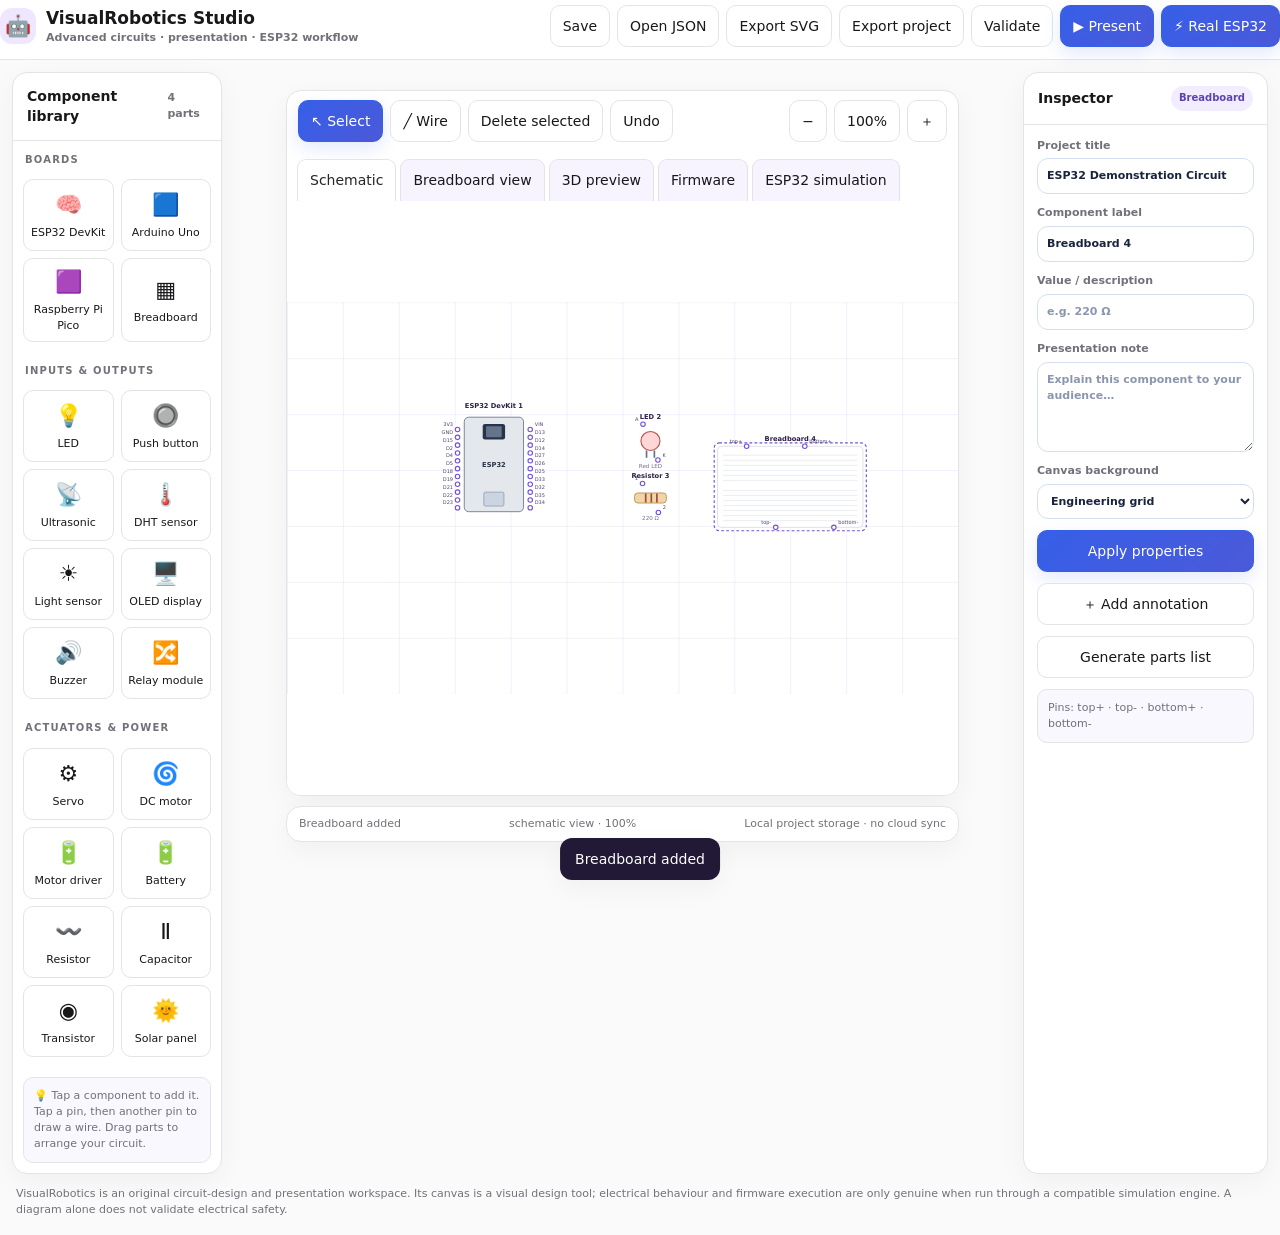
<file: visualrobotics.html>
<!doctype html>
<html lang="en"><head>
<meta charset="utf-8"><meta name="viewport" content="width=device-width,initial-scale=1"><meta name="theme-color" content="#f7f3ff"><meta name="robots" content="noindex,nofollow">
<title>VisualRobotics Studio</title>
<style>
:root{--ink:#211936;--muted:#746b8b;--purple:#7451d5;--line:#e5def3;--paper:#fff;--bg:#f7f4ff;--shadow:0 10px 32px #36205c12}
*{box-sizing:border-box}html,body{margin:0;min-height:100%;font:14px/1.45 Inter,ui-sans-serif,system-ui,-apple-system,Segoe UI,sans-serif;color:var(--ink);background:var(--bg)}button,input,textarea,select{font:inherit}button{cursor:pointer;border:1px solid var(--line);background:#fff;color:var(--ink);border-radius:10px;padding:9px 12px;font-weight:650}button:hover{border-color:#b9a8ed;background:#fbf9ff}button.primary{background:var(--purple);color:white;border-color:var(--purple)}button:disabled{opacity:.45;cursor:not-allowed}.top{display:flex;align-items:center;justify-content:space-between;gap:12px;padding:12px 18px;background:#fff;border-bottom:1px solid var(--line);position:sticky;top:0;z-index:10}.brand{display:flex;align-items:center;gap:10px;font-weight:850;font-size:17px}.logo{display:grid;place-items:center;width:36px;height:36px;border-radius:12px;background:#eee7ff;font-size:21px}.sub{font-size:11px;color:var(--muted);font-weight:600}.top-actions{display:flex;gap:7px;flex-wrap:wrap;justify-content:flex-end}.layout{display:grid;grid-template-columns:210px minmax(0,1fr) 245px;gap:12px;padding:12px;max-width:1800px;margin:auto}.panel{background:var(--paper);border:1px solid var(--line);border-radius:15px;box-shadow:var(--shadow);min-width:0;overflow:hidden}.panel-head{padding:13px 14px;border-bottom:1px solid var(--line);display:flex;align-items:center;justify-content:space-between;gap:8px;font-weight:800}.small{font-size:11px;color:var(--muted);font-weight:550}.library{padding:10px;display:grid;grid-template-columns:1fr 1fr;gap:7px}.partbtn{min-height:72px;display:flex;flex-direction:column;align-items:center;justify-content:center;gap:4px;padding:7px 4px;font-size:11px}.partbtn span:first-child{font-size:22px}.section-label{font-size:10px;text-transform:uppercase;letter-spacing:.12em;color:var(--muted);font-weight:800;padding:12px 12px 2px}.main{display:flex;flex-direction:column;min-width:0;gap:10px}.toolbar{display:flex;align-items:center;gap:7px;flex-wrap:wrap;padding:9px 11px}.toolbar .spacer{flex:1}.tabs{display:flex;gap:4px;padding:8px 10px 0;overflow:auto}.tab{white-space:nowrap;border-radius:9px 9px 0 0;background:#f7f4ff;border-bottom:0}.tab.active{background:white;color:var(--purple);border-color:var(--line)}.workspace{position:relative;min-height:490px;height:min(66vh,760px);background:white;overflow:hidden}.workspace svg{width:100%;height:100%;display:block;touch-action:none}.statusbar{display:flex;justify-content:space-between;gap:10px;flex-wrap:wrap;padding:9px 12px;background:#fff;border-top:1px solid var(--line);font-size:11px;color:var(--muted)}.inspector{padding:13px;display:grid;gap:11px}.field{display:grid;gap:5px;font-size:11px;color:var(--muted);font-weight:700}.field input,.field textarea,.field select{width:100%;border:1px solid var(--line);border-radius:9px;padding:9px;color:var(--ink);background:#fff}.field textarea{min-height:90px;resize:vertical}.chip{display:inline-flex;align-items:center;gap:5px;background:#f1edff;color:#5c42b1;border-radius:99px;padding:5px 8px;font-size:10px;font-weight:800}.note{font-size:11px;color:var(--muted);background:#faf8ff;border:1px solid var(--line);border-radius:10px;padding:10px}.codebox{display:none;background:#191625;color:#f2ecff;min-height:350px;padding:12px}.codebox textarea{width:100%;min-height:360px;background:transparent;border:0;outline:0;color:#f2ecff;resize:vertical;font:12px/1.6 ui-monospace,SFMono-Regular,Consolas,monospace}.sim-panel{display:none;padding:18px;min-height:450px}.sim-card{max-width:760px;padding:20px;border:1px solid var(--line);border-radius:16px;background:#fcfbff}.steps{display:flex;gap:8px;flex-wrap:wrap;margin:12px 0}.step{padding:10px;border:1px solid var(--line);border-radius:12px;background:white;flex:1;min-width:130px}.step b{display:block;margin-bottom:4px}.mode-3d .part-body{filter:drop-shadow(4px 5px 1px #21193622)}.mode-3d .component rect{rx:9;stroke-width:2.4}.mode-breadboard .component .part-body{fill:#fff9e9;stroke:#d9c78c}.present .top,.present .left-panel,.present .right-panel,.present .tabs,.present .toolbar,.present .statusbar,.present .footer-note{display:none}.present .layout{display:block;padding:0;max-width:none}.present .panel{border:0;border-radius:0;box-shadow:none}.present .workspace{height:calc(100vh - 86px);min-height:300px}.present .main{gap:0}.present-bar{display:none;padding:14px 18px;background:white;border-bottom:1px solid var(--line);justify-content:space-between;align-items:center}.present .present-bar{display:flex}.present .main{gap:0}.present .workspace svg{width:100%;height:100%}.toast{position:fixed;bottom:20px;left:50%;transform:translateX(-50%);background:#211936;color:#fff;padding:11px 15px;border-radius:12px;z-index:30;box-shadow:var(--shadow);display:none}.warning{color:#8a4e00;background:#fff6e5;border:1px solid #f0dfbd;border-radius:10px;padding:10px;font-size:11px}.footer-note{max-width:1800px;margin:0 auto;padding:0 16px 18px;color:var(--muted);font-size:11px}@media(max-width:1050px){.layout{grid-template-columns:180px minmax(0,1fr)}.right-panel{grid-column:1/-1}.right-panel .inspector{grid-template-columns:repeat(3,minmax(0,1fr))}.workspace{height:58vh}}@media(max-width:700px){.top{align-items:flex-start;padding:10px}.brand{font-size:14px}.top-actions button{padding:8px;font-size:11px}.layout{display:flex;flex-direction:column;padding:8px}.left-panel{order:2}.main{order:1}.right-panel{order:3}.library{grid-template-columns:repeat(4,minmax(0,1fr))}.partbtn{min-height:62px}.workspace{height:55vh;min-height:360px}.right-panel .inspector{grid-template-columns:1fr 1fr}.workspace svg{min-width:650px}.workspace{overflow:auto}.top-actions .hide-mobile{display:none}}
@media print{.top,.left-panel,.right-panel,.tabs,.toolbar,.statusbar,.footer-note,.present-bar{display:none!important}.layout{display:block;padding:0}.workspace{height:auto;min-height:0}.panel{border:0;box-shadow:none}.main{display:block}}
</style><link rel="stylesheet" href="premium-ui.css">
</head><body>
<header class="top"><div class="brand"><div class="logo">🤖</div><div>VisualRobotics Studio<div class="sub">Advanced circuits · presentation · ESP32 workflow</div></div></div><div class="top-actions"><button id="saveBtn">Save</button><button id="openBtn">Open JSON</button><button id="exportSvgBtn">Export SVG</button><button id="exportJsonBtn">Export project</button><button id="validateBtn">Validate</button><button class="primary" id="presentBtn">▶ Present</button><button class="primary" id="wokwiBtn">⚡ Real ESP32</button></div></header>
<div class="present-bar"><strong id="presentTitle">Circuit presentation</strong><div style="display:flex;gap:8px"><button id="prevStep">← Back</button><button id="nextStep" class="primary">Next →</button><button id="exitPresent">Exit presentation</button></div></div>
<div class="layout" id="layout">
<aside class="panel left-panel"><div class="panel-head">Component library <span class="small" id="partCount">0 parts</span></div><div class="section-label">Boards</div><div class="library"><button class="partbtn" data-type="esp32"><span>🧠</span>ESP32 DevKit</button><button class="partbtn" data-type="arduino"><span>🟦</span>Arduino Uno</button><button class="partbtn" data-type="pico"><span>🟪</span>Raspberry Pi Pico</button><button class="partbtn" data-type="breadboard"><span>▦</span>Breadboard</button></div><div class="section-label">Inputs & outputs</div><div class="library"><button class="partbtn" data-type="led"><span>💡</span>LED</button><button class="partbtn" data-type="button"><span>🔘</span>Push button</button><button class="partbtn" data-type="ultrasonic"><span>📡</span>Ultrasonic</button><button class="partbtn" data-type="dht"><span>🌡️</span>DHT sensor</button><button class="partbtn" data-type="ldr"><span>☀️</span>Light sensor</button><button class="partbtn" data-type="oled"><span>🖥️</span>OLED display</button><button class="partbtn" data-type="buzzer"><span>🔊</span>Buzzer</button><button class="partbtn" data-type="relay"><span>🔀</span>Relay module</button></div><div class="section-label">Actuators & power</div><div class="library"><button class="partbtn" data-type="servo"><span>⚙️</span>Servo</button><button class="partbtn" data-type="motor"><span>🌀</span>DC motor</button><button class="partbtn" data-type="driver"><span>🔋</span>Motor driver</button><button class="partbtn" data-type="battery"><span>🔋</span>Battery</button><button class="partbtn" data-type="resistor"><span>〰️</span>Resistor</button><button class="partbtn" data-type="capacitor"><span>Ⅱ</span>Capacitor</button><button class="partbtn" data-type="transistor"><span>◉</span>Transistor</button><button class="partbtn" data-type="solar"><span>🌞</span>Solar panel</button></div><div style="padding:10px"><div class="note">💡 Tap a component to add it. Tap a pin, then another pin to draw a wire. Drag parts to arrange your circuit.</div></div></aside>
<main class="main"><div class="panel"><div class="toolbar"><button id="selectTool" class="primary">↖ Select</button><button id="wireTool">╱ Wire</button><button id="deleteBtn">Delete selected</button><button id="undoBtn">Undo</button><span class="spacer"></span><button id="zoomOut">−</button><button id="zoomReset">100%</button><button id="zoomIn">＋</button></div><div class="tabs"><button class="tab active" data-view="schematic">Schematic</button><button class="tab" data-view="breadboard">Breadboard view</button><button class="tab" data-view="3d">3D preview</button><button class="tab" data-view="code">Firmware</button><button class="tab" data-view="sim">ESP32 simulation</button></div>
<div class="workspace" id="workspace"><svg id="canvas" viewBox="0 0 1200 700" role="img" aria-label="Circuit design canvas"><defs><pattern id="grid" width="20" height="20" patternUnits="userSpaceOnUse"><path d="M 20 0 L 0 0 0 20" fill="none" stroke="#eee9f7" stroke-width="1"/></pattern><pattern id="biggrid" width="100" height="100" patternUnits="userSpaceOnUse"><rect width="100" height="100" fill="url(#grid)"/><path d="M 100 0 L 0 0 0 100" fill="none" stroke="#ded6ee" stroke-width="1.3"/></pattern></defs><rect width="1200" height="700" fill="url(#biggrid)"/><g id="wireLayer"></g><g id="partLayer"></g><g id="noteLayer"></g></svg></div>
<div class="codebox" id="codePanel"><div style="display:flex;justify-content:space-between;gap:8px;align-items:center;margin-bottom:8px"><span>Arduino ESP32 sketch · sketch.ino</span><div style="display:flex;gap:6px"><button id="copyCodeBtn">Copy code</button><button id="downloadCodeBtn">Download .ino</button></div></div><textarea id="code" spellcheck="false" aria-label="ESP32 firmware code">#include <Arduino.h>

const int LED_PIN = 2;

void setup() {
  Serial.begin(115200);
  pinMode(LED_PIN, OUTPUT);
  Serial.println("VisualRobotics ESP32 ready");
}

void loop() {
  digitalWrite(LED_PIN, HIGH);
  Serial.println("LED ON");
  delay(500);
  digitalWrite(LED_PIN, LOW);
  Serial.println("LED OFF");
  delay(500);
}</textarea></div>
<div class="sim-panel" id="simPanel"><div class="sim-card"><span class="chip">GENUINE FIRMWARE EMULATION</span><h2>Run your ESP32 sketch</h2><p>The actual ESP32 CPU and firmware simulation is provided by Wokwi. This studio prepares your sketch and a Wokwi-compatible circuit export; it does not pretend that a drawing canvas executes ESP32 machine code.</p><div class="steps"><div class="step"><b>1 · Prepare</b><span class="small">Save your circuit and firmware here.</span></div><div class="step"><b>2 · Export</b><span class="small">Download the sketch and diagram JSON.</span></div><div class="step"><b>3 · Simulate</b><span class="small">Open Wokwi and load your exported files.</span></div></div><div class="warning">Wokwi is an external service. Import compatibility depends on supported component types and pin mappings. Simulation can differ from physical hardware; validate important designs on real boards too.</div><div style="display:flex;gap:8px;flex-wrap:wrap;margin-top:14px"><button class="primary" id="launchWokwiBtn">Open real ESP32 simulator ↗</button><button id="simExportBtn">Download Wokwi diagram.json</button><button id="simCodeBtn">Download sketch.ino</button></div><p class="small" style="margin-top:14px">See <a href="https://docs.wokwi.com/guides/esp32" target="_blank" rel="noopener">official ESP32 simulation documentation</a>.</p></div></div>
</div><div class="panel statusbar"><span id="status">Ready · add components from the library</span><span id="viewStatus">Schematic view · 100%</span><span>Local project storage · no cloud sync</span></div></main>
<aside class="panel right-panel"><div class="panel-head">Inspector <span class="chip" id="selectedType">Nothing selected</span></div><div class="inspector"><label class="field">Project title<input id="projectTitle" value="ESP32 Demonstration Circuit" maxlength="90"></label><label class="field">Component label<input id="partLabel" placeholder="Select a component"></label><label class="field">Value / description<input id="partValue" placeholder="e.g. 220 Ω"></label><label class="field">Presentation note<textarea id="partNote" placeholder="Explain this component to your audience…"></textarea></label><label class="field">Canvas background<select id="background"><option value="grid">Engineering grid</option><option value="plain">Plain white</option><option value="blueprint">Blueprint</option></select></label><button id="applyInspector" class="primary">Apply properties</button><button id="addNoteBtn">＋ Add annotation</button><button id="bomBtn">Generate parts list</button><div class="note" id="inspectorHelp">Select a component to edit its label and description. Drag parts to move them.</div><div id="bom" class="small"></div></div></aside></div>
<div class="footer-note">VisualRobotics is an original circuit-design and presentation workspace. Its canvas is a visual design tool; electrical behaviour and firmware execution are only genuine when run through a compatible simulation engine. A diagram alone does not validate electrical safety.</div><div class="toast" id="toast"></div><input id="fileInput" type="file" accept=".json,application/json" hidden>
<script>
(()=>{
const $=id=>document.getElementById(id), svgNS='http://www.w3.org/2000/svg';
const defs={
esp32:{label:'ESP32 DevKit',icon:'ESP32',w:130,h:185,pins:['3V3','GND','D15','D2','D4','D5','D18','D19','D21','D22','D23','VIN','D13','D12','D14','D27','D26','D25','D33','D32','D35','D34']},
arduino:{label:'Arduino Uno',icon:'UNO',w:150,h:175,pins:['5V','GND','D2','D3','D4','D5','D6','D7','D8','D9','D10','D11','D12','D13','A0','A1','A2','A3']},
pico:{label:'Raspberry Pi Pico',icon:'PICO',w:120,h:175,pins:['3V3','GND','GP0','GP1','GP2','GP3','GP4','GP5','GP6','GP7','GP8','GP9','GP10','GP11','GP12','GP13']},
breadboard:{label:'Breadboard',icon:'BOARD',w:260,h:145,pins:['top+','top-','bottom+','bottom-']},
led:{label:'LED',icon:'LED',w:80,h:64,pins:['A','K'],value:'Red LED'},button:{label:'Push button',icon:'BTN',w:90,h:65,pins:['1','2','3','4']},
ultrasonic:{label:'Ultrasonic sensor',icon:'HC-SR04',w:112,h:86,pins:['VCC','TRIG','ECHO','GND']},dht:{label:'DHT22 sensor',icon:'DHT22',w:96,h:80,pins:['VCC','DATA','NC','GND']},ldr:{label:'Light sensor',icon:'LDR',w:78,h:70,pins:['A','B']},
oled:{label:'OLED display',icon:'OLED',w:105,h:82,pins:['VCC','GND','SCL','SDA']},buzzer:{label:'Buzzer',icon:'BUZZ',w:78,h:65,pins:['+','-']},relay:{label:'Relay module',icon:'RELAY',w:112,h:85,pins:['VCC','GND','IN','COM','NO','NC']},
servo:{label:'Servo motor',icon:'SERVO',w:100,h:82,pins:['GND','VCC','SIG']},motor:{label:'DC motor',icon:'MOTOR',w:85,h:75,pins:['+','-']},driver:{label:'Motor driver',icon:'DRV',w:112,h:88,pins:['VM','GND','IN1','IN2','ENA','OUT1','OUT2']},
battery:{label:'Battery pack',icon:'BAT',w:95,h:65,pins:['+','-'],value:'3.7 V'},resistor:{label:'Resistor',icon:'R',w:85,h:52,pins:['1','2'],value:'220 Ω'},capacitor:{label:'Capacitor',icon:'C',w:82,h:55,pins:['+','-'],value:'100 µF'},transistor:{label:'Transistor',icon:'Q',w:85,h:70,pins:['B','C','E']},solar:{label:'Solar panel',icon:'PV',w:110,h:76,pins:['+','-'],value:'6 V'}
};
let parts=[],wires=[],nextId=1,selected=null,pendingPin=null,tool='select',view='schematic',zoom=1,history=[],presentStep=0,notes=[],drag=null;
function say(msg){$('status').textContent=msg;$('toast').textContent=msg;$('toast').style.display='block';clearTimeout(say.t);say.t=setTimeout(()=>$('toast').style.display='none',2300)}
function snap(v){return Math.round(v/10)*10}
function addPart(type,x=100+Math.random()*360,y=100+Math.random()*240){if(!defs[type])return;history.push(JSON.stringify({parts,wires,nextId,notes}));const d=defs[type],id='P'+nextId++;const p={id,type,x:snap(x),y:snap(y),label:d.label+' '+(nextId-1),value:d.value||'',note:'',on:false};parts.push(p);selected=p.id;render();syncInspector();say(d.label+' added')}
function esc(s){return String(s??'').replace(/[&<>"']/g,c=>({'&':'&amp;','<':'&lt;','>':'&gt;','"':'&quot;',"'":'&#39;'}[c]))}
function pinPoint(p,index){const d=defs[p.type],left=p.x-d.w/2,top=p.y-d.h/2;let x,y;if(['esp32','arduino','pico'].includes(p.type)){const half=Math.ceil(d.pins.length/2);if(index<half){x=left;y=top+30+index*(d.h-45)/Math.max(1,half-1)}else{x=left+d.w;y=top+30+(index-half)*(d.h-45)/Math.max(1,d.pins.length-half-1)}}else{const count=d.pins.length,spacing=d.w/(count+1);x=left+(index+1)*spacing;y=(index%2===0)?top:top+d.h}return{x,y}}
function labelPin(p,i){return defs[p.type].pins[i]||('P'+i)}
function drawPart(p){const d=defs[p.type],left=p.x-d.w/2,top=p.y-d.h/2,sel=p.id===selected;let body='';
if(['esp32','arduino','pico'].includes(p.type)){body='<rect class="part-body" x="'+(left+12)+'" y="'+(top+8)+'" width="'+(d.w-24)+'" height="'+(d.h-16)+'" rx="8" fill="#e4e7ec" stroke="#65738b" stroke-width="1.5"/><rect x="'+(p.x-20)+'" y="'+(top+20)+'" width="40" height="28" rx="4" fill="#273449"/><rect x="'+(p.x-14)+'" y="'+(top+24)+'" width="28" height="20" rx="2" fill="#64748b"/><text x="'+p.x+'" y="'+(p.y+4)+'" text-anchor="middle" font-size="12" font-weight="900" fill="#283348">'+d.icon+'</text><rect x="'+(p.x-18)+'" y="'+(top+d.h-43)+'" width="36" height="25" rx="3" fill="#cbd5e1" stroke="#718096"/>'}
else if(p.type==='led'){body='<circle class="part-body" cx="'+p.x+'" cy="'+(p.y-2)+'" r="17" fill="'+(p.on?'#ff5252':'#ffd7d7')+'" stroke="#ba5050" stroke-width="2"/><path d="M '+(p.x-7)+' '+(p.y+15)+' v 13 M '+(p.x+7)+' '+(p.y+15)+' v 13" stroke="#65738b" stroke-width="3"/>'}
else if(p.type==='resistor'){body='<rect class="part-body" x="'+(left+14)+'" y="'+(p.y-9)+'" width="'+(d.w-28)+'" height="18" rx="6" fill="#f1d5a7" stroke="#b58b4d" stroke-width="1.5"/><path d="M '+(left+34)+' '+(p.y-8)+' v16 M '+(left+44)+' '+(p.y-8)+' v16 M '+(left+54)+' '+(p.y-8)+' v16" stroke="#9d4b3d" stroke-width="3"/>'}
else if(p.type==='button'){body='<rect class="part-body" x="'+(left+10)+'" y="'+(top+8)+'" width="'+(d.w-20)+'" height="'+(d.h-16)+'" rx="8" fill="#e5e7eb" stroke="#8b95a5"/><circle cx="'+p.x+'" cy="'+p.y+'" r="14" fill="#d8ccfa" stroke="#7451d5" stroke-width="2"/>'}
else if(p.type==='ultrasonic'){body='<rect class="part-body" x="'+(left+6)+'" y="'+(top+8)+'" width="'+(d.w-12)+'" height="'+(d.h-16)+'" rx="7" fill="#4d9d8a" stroke="#247565"/><circle cx="'+(p.x-24)+'" cy="'+(p.y-2)+'" r="17" fill="#c9d9d7" stroke="#2b6f63" stroke-width="3"/><circle cx="'+(p.x+24)+'" cy="'+(p.y-2)+'" r="17" fill="#c9d9d7" stroke="#2b6f63" stroke-width="3"/>'}
else if(p.type==='oled'){body='<rect class="part-body" x="'+(left+8)+'" y="'+(top+8)+'" width="'+(d.w-16)+'" height="'+(d.h-16)+'" rx="6" fill="#293c4d" stroke="#7d8b9a"/><rect x="'+(left+19)+'" y="'+(top+18)+'" width="'+(d.w-38)+'" height="'+(d.h-36)+'" rx="3" fill="#8ae4c3"/><text x="'+p.x+'" y="'+(p.y+4)+'" text-anchor="middle" font-size="8" fill="#175a4a">DISPLAY</text>'}
else if(p.type==='breadboard'){body='<rect class="part-body" x="'+left+'" y="'+top+'" width="'+d.w+'" height="'+d.h+'" rx="7" fill="#fff" stroke="#c5cbd5"/>';for(let yy=top+16;yy<top+d.h-10;yy+=9){body+='<path d="M '+(left+10)+' '+yy+' h '+(d.w-20)+'" stroke="#d9dfe8" stroke-width="1"/>'}body+='<path d="M '+(left+10)+' '+(top+d.h/2)+' h '+(d.w-20)+'" stroke="#fff" stroke-width="10"/>'}
else{body='<rect class="part-body" x="'+left+'" y="'+top+'" width="'+d.w+'" height="'+d.h+'" rx="8" fill="'+(['battery','solar'].includes(p.type)?'#e2f5e8':'#eee8fb')+'" stroke="'+(['battery','solar'].includes(p.type)?'#539a70':'#917bc5')+'" stroke-width="1.5"/><text x="'+p.x+'" y="'+(p.y+5)+'" text-anchor="middle" font-size="12" font-weight="850" fill="#47366c">'+d.icon+'</text>'}
let pins='';d.pins.forEach((name,i)=>{const q=pinPoint(p,i);pins+='<circle data-pin="'+i+'" data-part="'+p.id+'" cx="'+q.x+'" cy="'+q.y+'" r="'+(pendingPin&&pendingPin.part===p.id&&pendingPin.pin===i?7:4)+'" fill="'+(pendingPin&&pendingPin.part===p.id&&pendingPin.pin===i?'#ff9e36':'#fff')+'" stroke="#7451d5" stroke-width="2"/><text x="'+(q.x<p.x?q.x-8:q.x+8)+'" y="'+(q.y-6)+'" text-anchor="'+(q.x<p.x?'end':'start')+'" font-size="9" fill="#51446e">'+esc(name)+'</text>'});
return '<g class="component" data-id="'+p.id+'" tabindex="0" role="button" aria-label="'+esc(p.label)+'" style="cursor:move">'+(sel?'<rect x="'+(left-6)+'" y="'+(top-6)+'" width="'+(d.w+12)+'" height="'+(d.h+12)+'" rx="9" fill="none" stroke="#7451d5" stroke-width="2" stroke-dasharray="5 4"/>':'')+body+pins+'<text x="'+p.x+'" y="'+(top-9)+'" text-anchor="middle" font-size="12" font-weight="800" fill="#2c2145">'+esc(p.label)+'</text>'+(p.value?'<text x="'+p.x+'" y="'+(top+d.h+14)+'" text-anchor="middle" font-size="10" fill="#776b91">'+esc(p.value)+'</text>':'')+'</g>'}
function render(){const layer=$('partLayer'),wireLayer=$('wireLayer');layer.innerHTML=parts.map(drawPart).join('');$('noteLayer').innerHTML=notes.map(n=>'<g><rect x="'+n.x+'" y="'+n.y+'" width="'+n.w+'" height="'+n.h+'" rx="8" fill="#fff6d9" stroke="#d8b95b"/><text x="'+(n.x+9)+'" y="'+(n.y+22)+'" font-size="12" fill="#634c00">'+esc(n.text)+'</text></g>').join('');wireLayer.innerHTML=wires.map((w,i)=>{const a=parts.find(p=>p.id===w.a),b=parts.find(p=>p.id===w.b);if(!a||!b)return'';const pa=pinPoint(a,w.ap),pb=pinPoint(b,w.bp),mid=(pa.x+pb.x)/2;return '<g data-wire="'+i+'"><path d="M '+pa.x+' '+pa.y+' H '+mid+' V '+pb.y+' H '+pb.x+'" fill="none" stroke="'+(w.color||'#d44f68')+'" stroke-width="3" stroke-linecap="round"/><circle cx="'+pa.x+'" cy="'+pa.y+'" r="3" fill="'+(w.color||'#d44f68')+'"/><circle cx="'+pb.x+'" cy="'+pb.y+'" r="3" fill="'+(w.color||'#d44f68')+'"/></g>'}).join('');$('partCount').textContent=parts.length+' parts';$('zoomReset').textContent=Math.round(zoom*100)+'%';$('viewStatus').textContent=view+' view · '+Math.round(zoom*100)+'%';$('canvas').setAttribute('class',view==='3d'?'mode-3d':view==='breadboard'?'mode-breadboard':'');const vw=1200/zoom,vh=700/zoom;$('canvas').setAttribute('viewBox',((1200-vw)/2)+' '+((700-vh)/2)+' '+vw+' '+vh);$('canvas').querySelector('rect').setAttribute('fill',$('background').value==='plain'?'#fff':$('background').value==='blueprint'?'#edf4ff':'url(#biggrid)');bindCanvas()}
function syncInspector(){const p=parts.find(x=>x.id===selected);$('selectedType').textContent=p?defs[p.type].label:'Nothing selected';$('partLabel').value=p?.label||'';$('partValue').value=p?.value||'';$('partNote').value=p?.note||'';$('inspectorHelp').textContent=p?'Pins: '+defs[p.type].pins.join(' · '):'Select a component to edit its label and description.'}
function svgCoords(e){const s=$('canvas'),pt=s.createSVGPoint();pt.x=e.clientX;pt.y=e.clientY;const q=pt.matrixTransform(s.getScreenCTM().inverse());return{x:q.x,y:q.y}}
function bindCanvas(){const canvas=$('canvas');canvas.querySelectorAll('[data-id]').forEach(g=>{g.onclick=()=>{selected=g.dataset.id;syncInspector();render()};g.onkeydown=e=>{if(e.key==='Enter'||e.key===' '){selected=g.dataset.id;syncInspector();render()}}});canvas.querySelectorAll('[data-pin]').forEach(el=>{el.style.cursor='crosshair';el.onclick=e=>{e.stopPropagation();const part=el.dataset.part,pin=Number(el.dataset.pin);if(!pendingPin){pendingPin={part,pin};say('Choose destination pin');render();return}if(pendingPin.part===part&&pendingPin.pin===pin){pendingPin=null;render();return}history.push(JSON.stringify({parts,wires,nextId,notes}));wires.push({a:pendingPin.part,ap:pendingPin.pin,b:part,bp:pin,color:(wires.length%2?'#3387c8':'#d44f68')});pendingPin=null;render();say('Wire connected visually · electrical validity not checked')}})}
$('canvas').onpointerdown=e=>{if(e.target.hasAttribute('data-pin'))return;const g=e.target.closest('[data-id]');if(!g)return;selected=g.dataset.id;const p=parts.find(x=>x.id===selected);if(!p)return;const start=svgCoords(e);drag={id:p.id,x:p.x,y:p.y,start};$('canvas').setPointerCapture(e.pointerId);syncInspector();render()};
$('canvas').onpointermove=e=>{if(!drag)return;const p=parts.find(x=>x.id===drag.id);if(!p)return;const q=svgCoords(e);p.x=snap(drag.x+q.x-drag.start.x);p.y=snap(drag.y+q.y-drag.start.y);render()};
$('canvas').onpointerup=()=>{if(drag)history.push(JSON.stringify({parts,wires,nextId,notes}));drag=null};
function download(name,text,type='text/plain'){const a=document.createElement('a');a.href=URL.createObjectURL(new Blob([text],{type}));a.download=name;document.body.appendChild(a);a.click();a.remove();setTimeout(()=>URL.revokeObjectURL(a.href),1000)}
function project(){return{format:'VisualRoboticsProject',version:1,title:$('projectTitle').value,parts,wires,notes,code:$('code').value,view,updatedAt:new Date().toISOString()}}
function exportWokwi(){const ids=new Map(),partsOut=[],connections=[];for(const p of parts){const typeMap={esp32:'board-esp32-devkit-c-v4',arduino:'wokwi-arduino-uno',pico:'wokwi-pi-pico',led:'wokwi-led',resistor:'wokwi-resistor',button:'wokwi-pushbutton',ultrasonic:'wokwi-hc-sr04',dht:'wokwi-dht22',oled:'board-ssd1306',buzzer:'wokwi-buzzer',servo:'wokwi-servo',motor:'wokwi-dc-motor',battery:'wokwi-battery',breadboard:'wokwi-breadboard',capacitor:'wokwi-capacitor',ldr:'wokwi-photoresistor-sensor',relay:'wokwi-relay-module',driver:'wokwi-l298n',transistor:'wokwi-npn-transistor',solar:'wokwi-solar-panel'}[p.type];if(!typeMap)continue;ids.set(p.id,p);partsOut.push({type:typeMap,id:p.id.toLowerCase(),top:Math.round(p.y),left:Math.round(p.x),attrs:p.type==='resistor'?{value:p.value||'220'}:{}})}for(const w of wires){const a=ids.get(w.a),b=ids.get(w.b);if(!a||!b)continue;connections.push([a.id.toLowerCase()+':'+labelPin(a,w.ap),b.id.toLowerCase()+':'+labelPin(b,w.bp),w.color||'red'])}return{version:1,author:'VisualRobotics',editor:'wokwi',parts:partsOut,connections}}
function save(){localStorage.setItem('visualrobotics-project',JSON.stringify(project()));say('Saved on this device ✓')}
function restoreData(data){if(!data||!Array.isArray(data.parts)||!Array.isArray(data.wires))throw Error('Not a VisualRobotics project JSON');parts=data.parts;wires=data.wires;notes.splice(0,notes.length,...(data.notes||[]));nextId=Math.max(1,...parts.map(p=>Number(String(p.id).replace(/\D/g,''))+1));$('projectTitle').value=data.title||'Imported circuit';$('code').value=data.code||$('code').value;selected=null;pendingPin=null;render();syncInspector();say('Project loaded')}
function setView(v){view=v;document.querySelectorAll('.tab').forEach(b=>b.classList.toggle('active',b.dataset.view===v));$('workspace').style.display=['schematic','breadboard','3d'].includes(v)?'block':'none';$('codePanel').style.display=v==='code'?'block':'none';$('simPanel').style.display=v==='sim'?'block':'none';render();say(v==='sim'?'ESP32 simulation workflow ready':v+' view opened')}
function launchWokwi(){save();download('sketch.ino',$('code').value,'text/plain');download('diagram.json',JSON.stringify(exportWokwi(),null,2),'application/json');window.open('https://wokwi.com/projects/new/esp32','_blank','noopener');say('Downloaded sketch + diagram. Load them in Wokwi.')}
document.querySelectorAll('[data-type]').forEach(b=>b.addEventListener('click',()=>addPart(b.dataset.type)));
document.querySelectorAll('[data-view]').forEach(b=>b.addEventListener('click',()=>setView(b.dataset.view)));
$('applyInspector').onclick=()=>{const p=parts.find(x=>x.id===selected);if(!p){say('Select a component first');return}p.label=$('partLabel').value.trim()||defs[p.type].label;p.value=$('partValue').value.trim();p.note=$('partNote').value.trim();render();syncInspector();say('Component properties updated')};
$('saveBtn').onclick=save;$('exportJsonBtn').onclick=()=>download('visualrobotics-project.json',JSON.stringify(project(),null,2),'application/json');$('exportSvgBtn').onclick=()=>{const copy=$('canvas').cloneNode(true);copy.removeAttribute('style');copy.setAttribute('xmlns',svgNS);download('visualrobotics-circuit.svg',new XMLSerializer().serializeToString(copy),'image/svg+xml')};
$('openBtn').onclick=()=>$('fileInput').click();$('fileInput').onchange=async e=>{const f=e.target.files[0];if(!f)return;try{restoreData(JSON.parse(await f.text()))}catch(err){say(err.message||'Could not open JSON')}e.target.value=''};
$('presentBtn').onclick=()=>{document.body.classList.add('present');presentStep=0;render();$('presentTitle').textContent=$('projectTitle').value||'Circuit presentation';say('Presentation mode · use Next to walk through the design')};$('exitPresent').onclick=()=>document.body.classList.remove('present');
$('prevStep').onclick=()=>{presentStep=Math.max(0,presentStep-1);highlightStep()};$('nextStep').onclick=()=>{presentStep++;highlightStep()};
function highlightStep(){const p=parts.length?parts[presentStep%parts.length]:null;if(p){selected=p.id;syncInspector();render();$('presentTitle').textContent=(presentStep+1)+'. '+p.label+(p.note?' — '+p.note:'')}else $('presentTitle').textContent='Add components to present this circuit'}
$('wokwiBtn').onclick=()=>setView('sim');$('launchWokwiBtn').onclick=launchWokwi;$('simExportBtn').onclick=()=>download('diagram.json',JSON.stringify(exportWokwi(),null,2),'application/json');$('simCodeBtn').onclick=()=>$('downloadCodeBtn').click();$('downloadCodeBtn').onclick=()=>download('sketch.ino',$('code').value,'text/plain');$('copyCodeBtn').onclick=async()=>{try{await navigator.clipboard.writeText($('code').value);say('Firmware copied')}catch{const t=$('code');t.select();document.execCommand('copy');say('Firmware selected/copied if supported')}};
$('deleteBtn').onclick=()=>{if(!selected){say('Select a component');return}history.push(JSON.stringify({parts,wires,nextId,notes}));parts=parts.filter(p=>p.id!==selected);wires=wires.filter(w=>w.a!==selected&&w.b!==selected);selected=null;syncInspector();render();say('Component deleted')};
$('undoBtn').onclick=()=>{const h=history.pop();if(!h){say('Nothing to undo');return}try{const d=JSON.parse(h);parts=d.parts;wires=d.wires;notes=d.notes||[];nextId=d.nextId;render();syncInspector();say('Undo complete')}catch{}};
$('selectTool').onclick=()=>{tool='select';$('selectTool').classList.add('primary');$('wireTool').classList.remove('primary');say('Select and move components')};$('wireTool').onclick=()=>{tool='wire';$('wireTool').classList.add('primary');$('selectTool').classList.remove('primary');say('Tap a source pin, then a destination pin')};
$('zoomIn').onclick=()=>{zoom=Math.min(1.6,zoom+.1);render()};$('zoomOut').onclick=()=>{zoom=Math.max(.5,zoom-.1);render()};$('zoomReset').onclick=()=>{zoom=1;render()};
$('background').onchange=()=>render();$('addNoteBtn').onclick=()=>{const text=prompt('Annotation text for your circuit:');if(!text)return;notes.push({id:'N'+Date.now(),x:40+Math.random()*300,y:35+Math.random()*70,w:Math.max(150,text.length*7),h:34,text});render();say('Annotation added')};
$('bomBtn').onclick=()=>{const counts={};parts.forEach(p=>counts[defs[p.type].label]=(counts[defs[p.type].label]||0)+1);$('bom').innerHTML='<b>Parts list</b><br>'+Object.entries(counts).map(([k,v])=>esc(k)+' × '+v).join('<br>')+'<br><button id="bomExport">Export CSV</button>';document.getElementById('bomExport').onclick=()=>download('bill-of-materials.csv','Component,Quantity\n'+Object.entries(counts).map(([k,v])=>'"'+k.replace(/"/g,'""')+'",'+v).join('\n'),'text/csv')};
$('validateBtn').onclick=()=>{const errors=[];if(!parts.some(p=>['esp32','arduino','pico'].includes(p.type)))errors.push('No controller board');if(!wires.length)errors.push('No wires connected');if(wires.some(w=>!parts.some(p=>p.id===w.a)||!parts.some(p=>p.id===w.b)))errors.push('Wire references a missing component');const out=exportWokwi();if(!out.parts.length)errors.push('No supported parts for Wokwi export');if(errors.length)say('Design checks: '+errors.join('; '));else say('Basic structure checks passed. Electrical correctness is NOT verified.');};
window.addEventListener('keydown',e=>{if(e.key==='Escape')document.body.classList.remove('present');if((e.key==='Delete'||e.key==='Backspace')&&selected&&!['INPUT','TEXTAREA'].includes(document.activeElement.tagName))$('deleteBtn').click()});
try{const data=JSON.parse(localStorage.getItem('visualrobotics-project')||'null');if(data&&Array.isArray(data.parts)){restoreData(data)}else{addPart('esp32',370,290);addPart('led',650,250);addPart('resistor',650,350);addPart('breadboard',900,330);render();syncInspector()}}catch{render()}
})();
</script></body></html>
</file>
<file: premium-ui.css>
/* Shyam Personal Toolbox — unified light workspace */
:root{
  --ws-bg:#f4f4f5;--ws-panel:#fff;--ws-text:#18181b;--ws-muted:#71717a;
  --ws-line:#e4e4e7;--ws-accent:#18181b;--ws-accent-soft:#f4f4f5;
  --ws-sidebar:#f4f4f5;--ws-shadow:0 8px 28px rgba(24,24,27,.045);
  --ink:#18181b;--muted:#71717a;--line:#e4e4e7;--purple:#27272a;
  --purple-dark:#18181b;--lavender:#f4f4f5;--pale:#fafafa;
  --radius:14px;--shadow:0 8px 28px rgba(24,24,27,.045);
}
html{scroll-behavior:smooth}
body{font-family:ui-sans-serif,system-ui,-apple-system,BlinkMacSystemFont,"Segoe UI",sans-serif;-webkit-font-smoothing:antialiased}
button,a,input,textarea,select{transition:background-color .15s,border-color .15s,color .15s,box-shadow .15s}
button:focus-visible,a:focus-visible,input:focus-visible,textarea:focus-visible,select:focus-visible{outline:2px solid #a1a1aa;outline-offset:2px}
.ws-app{grid-template-columns:260px minmax(0,1fr);background:var(--ws-bg)}
.ws-sidebar{background:#f4f4f5;border-color:#e4e4e7}
.ws-main,.ws-content,.ws-workspace{min-width:0}
.ws-sidebar button,.ws-sidebar a{border-radius:9px}
.ws-sidebar button:hover,.ws-sidebar a:hover{background:#e4e4e7}
.ws-sidebar .active,.ws-sidebar [aria-current="page"]{background:#e4e4e7;color:#18181b}
.ws-main{background:#fafafa}
.ws-topbar,.ws-header{background:rgba(250,250,250,.92);border-color:#e4e4e7}
.ws-panel,.tool-card,.calc-shell,.result-box,.drop-zone{border:1px solid #e4e4e7;border-radius:14px;box-shadow:none}
.ws-app button,.ws-app input,.ws-app textarea,.ws-app select{border-radius:9px}
.ws-app button.primary,.ws-app .btn-primary{background:#18181b;color:white;border-color:#18181b}
.ws-app button.primary:hover,.ws-app .btn-primary:hover{background:#3f3f46}
@media(max-width:760px){
  .ws-app{grid-template-columns:minmax(0,1fr)}
  .ws-sidebar{z-index:100}
  .ws-main{min-width:0;width:100%}
  .ws-app button,.ws-app a{min-height:40px}
  .ws-app input,.ws-app textarea,.ws-app select{font-size:16px;max-width:100%}
}
/* Consistent engineering surfaces; preserve circuit-specific SVG/canvas behavior. */
.lab-shell,.lab-workspace,.lab-sidebar,.lab-inspector,.sim-dock{border-color:#e4e4e7!important;box-shadow:none!important}
body:has(.lab-shell),body:has(.sim3d-stage){background:#f4f4f5!important;color:#18181b}
body:has(.lab-shell) .top,body:has(.lab-shell) .hero,body:has(.lab-shell) .card{border-color:#e4e4e7!important;border-radius:12px!important;box-shadow:none!important}
body:has(.lab-shell) button{border-radius:9px}
body:has(.lab-shell) button.primary{background:#18181b!important;border-color:#18181b!important;color:#fff!important}
@media(max-width:700px){body:has(.lab-shell) .wrap{padding:10px}body:has(.lab-shell) .hero{align-items:flex-start}}

/* Public entry and owner login receive the same restrained Studio Light finish. */
body:has(.home){background:#fafafa!important;color:#18181b!important}
body:has(.home) .home{width:min(100% - 32px,760px);padding:clamp(28px,6vw,64px);border:1px solid #e4e4e7;border-radius:24px;background:rgba(255,255,255,.92);box-shadow:0 24px 80px rgba(24,24,27,.06)}
body:has(.home) .home h1{color:#18181b;letter-spacing:-.065em}
body:has(.home) .home p{color:#71717a}
body:has(.home) .home .link{background:#18181b;color:#fff;border:1px solid #18181b;box-shadow:none;border-radius:10px}
body:has(.home) .home .link.secondary{background:#fff;color:#27272a;border-color:#e4e4e7}
body:has(.home) .home .link:hover{background:#3f3f46;transform:translateY(-1px)}
body:has(form#login){background:#f4f4f5!important;color:#18181b!important}
body:has(form#login) .card{border:1px solid #e4e4e7;border-radius:18px;box-shadow:0 18px 60px rgba(24,24,27,.07);padding:clamp(22px,5vw,32px)}
body:has(form#login) .mark{background:#18181b;border-radius:12px}
body:has(form#login) .eyebrow{color:#71717a}
body:has(form#login) h1{color:#18181b}
body:has(form#login) p,body:has(form#login) footer{color:#71717a}
body:has(form#login) input{border-color:#d4d4d8;border-radius:9px}
body:has(form#login) input:focus{border-color:#71717a;box-shadow:0 0 0 3px #e4e4e7}
body:has(form#login) button{background:#18181b;border-radius:9px}
body:has(form#login) button:hover{background:#3f3f46}
body:has(form#login) a{color:#3f3f46}
@media(max-width:520px){
  body:has(.home) .home{width:calc(100% - 24px);padding:28px 18px;border-radius:18px}
  body:has(.home) .home .links{flex-direction:column}
  body:has(.home) .home .link{width:100%}
}


/* Studio Light v2 — intentional hierarchy across chat, coding and engineering tools */
:root{
  --studio-bg:#fafafa;--studio-sidebar:#f4f4f5;--studio-surface:#fff;
  --studio-text:#18181b;--studio-muted:#71717a;--studio-border:#e4e4e7;
  --studio-hover:#f4f4f5;--studio-active:#e4e4e7;--studio-radius:14px;
}
::selection{background:#d4d4d8;color:#18181b}
body{color:var(--studio-text)}
/* Main workspace / chat */
.ws-app{grid-template-columns:260px minmax(0,1fr)!important;background:#fafafa!important;background-image:none!important;color:#18181b}
.ws-sidebar{background:#f4f4f5!important;border-right:1px solid #e4e4e7!important;padding:14px 10px 12px!important;gap:10px!important}
.ws-brand{padding:4px 8px 12px!important;font-family:ui-sans-serif,system-ui,sans-serif!important;font-size:14px!important;letter-spacing:-.3px!important}
.ws-mark{width:30px!important;height:30px!important;border-radius:9px!important;background:#18181b!important;box-shadow:none!important}
.ws-new{background:#fff!important;border:1px solid #e4e4e7!important;border-radius:11px!important;box-shadow:none!important;font-size:13px!important}
.ws-command-open{background:transparent!important;border-color:#e4e4e7!important;border-radius:10px!important;color:#71717a!important}
.ws-nav-btn{border-radius:9px!important;padding:10px 11px!important;font-size:13px!important;font-weight:550!important;color:#52525b!important}
.ws-nav-btn.active{background:#e4e4e7!important;color:#18181b!important;box-shadow:none!important}
.ws-nav-btn:hover,.ws-history-item:hover,.ws-side-bottom button:hover{background:#e4e4e7!important}
.ws-history-item{border-radius:8px!important;font-size:12px!important}
.ws-history-item.selected{background:#e4e4e7!important}
.ws-sidebar-label{color:#71717a!important;letter-spacing:.07em!important}
.ws-avatar{background:#e4e4e7!important;color:#27272a!important}
.ws-main{background:#fafafa!important}
.ws-topbar{height:58px!important;padding:0 22px!important;background:#fafafa!important;border-bottom:1px solid #e4e4e7!important;backdrop-filter:none!important}
.ws-model{font-family:ui-sans-serif,system-ui,sans-serif!important;font-weight:650!important;color:#27272a}
.ws-model small{background:#f4f4f5!important;color:#71717a!important;font-weight:500!important}
.ws-icon-btn{border-radius:9px!important;color:#52525b!important}
.ws-chat-scroll{padding:32px 20px 20px!important}
.ws-orb{width:46px!important;height:46px!important;border-radius:14px!important;background:#e4e4e7!important;color:#27272a!important;box-shadow:none!important}
.ws-welcome h1{font-size:clamp(27px,4vw,36px)!important;font-weight:650!important;letter-spacing:-1.25px!important;color:#18181b!important}
.ws-welcome p{color:#71717a!important;line-height:1.75!important}
.ws-suggestions{gap:10px!important}
.ws-suggestion{border:1px solid #e4e4e7!important;border-radius:13px!important;padding:14px!important;background:#fff!important;box-shadow:none!important}
.ws-suggestion:hover{transform:translateY(-1px)!important;border-color:#a1a1aa!important;box-shadow:0 5px 16px #18181b08!important}
.ws-s-icon{background:#f4f4f5!important;color:#3f3f46!important;border-radius:9px!important}
.ws-suggestion strong{font-size:13px!important;color:#27272a}
.ws-suggestion small{color:#71717a!important}
.ws-message.user .ws-msg-content{background:#f4f4f5!important;color:#27272a;border-radius:17px 17px 5px 17px!important}
.ws-msg-avatar{background:#e4e4e7!important;color:#27272a!important;border-radius:9px!important}
.ws-composer-wrap{background:linear-gradient(0deg,#fafafa 80%,transparent)!important;padding:12px 20px 16px!important}
.ws-composer-box{border:1px solid #d4d4d8!important;border-radius:18px!important;box-shadow:0 3px 12px #18181b08!important;padding:11px 12px 9px!important}
.ws-composer-box:focus-within{border-color:#a1a1aa!important;box-shadow:0 0 0 3px #e4e4e7!important}
.ws-composer{color:#18181b!important;font-family:ui-sans-serif,system-ui,sans-serif!important}
.ws-composer-tool{border-radius:8px!important;color:#52525b!important}
.ws-send{background:#18181b!important;border-radius:10px!important;box-shadow:none!important}
.ws-send:hover{background:#3f3f46!important}
.ws-disclaimer{color:#71717a!important}
.ws-tool-view{background:#fafafa!important}
.ws-tool-head h2{font-family:ui-sans-serif,system-ui,sans-serif!important;font-size:25px!important;letter-spacing:-.8px!important}
.ws-tool-head p{color:#71717a!important}
.ws-tool-grid .tool-card{border:1px solid #e4e4e7!important;border-radius:14px!important;background:#fff!important;box-shadow:none!important}
.ws-tool-grid .tool-card:hover{border-color:#a1a1aa!important;box-shadow:0 6px 20px #18181b08!important}
.ws-tool-grid .tool-heading h3{font-family:ui-sans-serif,system-ui,sans-serif!important;font-weight:650!important;color:#18181b}
.ws-tool-grid .tool-heading p,.ws-tool-grid .tool-hint{color:#71717a!important}
.ws-tool-grid .text-input,.ws-tool-grid .text-area,.ws-tool-grid input,.ws-tool-grid textarea,.ws-tool-grid select{background:#fff!important;border-color:#d4d4d8!important;color:#18181b!important}
.ws-tool-grid .btn.primary,.ws-tool-grid button.primary{background:#18181b!important;color:#fff!important;border-color:#18181b!important;box-shadow:none!important}
.ws-command-overlay{background:#18181b66!important}
.ws-command{border-color:#e4e4e7!important;border-radius:16px!important;box-shadow:0 24px 80px #18181b24!important}
.ws-command-icon{background:#f4f4f5!important;color:#27272a!important}
.ws-command-item:hover,.ws-command-item:focus-visible{background:#f4f4f5!important}
.ws-planner-card{background:#fff!important}
.ws-planner-icon{background:#f4f4f5!important;color:#27272a!important}
.ws-planner-track span{background:#52525b!important}
body.ws-dark .ws-app{background:#18181b!important;color:#f4f4f5}
body.ws-dark .ws-sidebar{background:#202024!important;border-color:#3f3f46!important}
body.ws-dark .ws-main,body.ws-dark .ws-topbar,body.ws-dark .ws-tool-view{background:#18181b!important;border-color:#3f3f46!important}
body.ws-dark .ws-new,body.ws-dark .ws-suggestion,body.ws-dark .ws-composer-box,body.ws-dark .ws-tool-grid .tool-card{background:#202024!important;border-color:#3f3f46!important;color:#f4f4f5!important}
body.ws-dark .ws-welcome h1,body.ws-dark .ws-model,body.ws-dark .ws-tool-grid .tool-heading h3{color:#f4f4f5!important}
body.ws-dark .ws-message.user .ws-msg-content,body.ws-dark .ws-nav-btn.active{background:#3f3f46!important;color:#fafafa!important}
body.ws-dark .ws-composer{color:#fafafa!important}
body.ws-dark .ws-composer-wrap{background:linear-gradient(0deg,#18181b 80%,transparent)!important}
/* Desktop sidebar collapse */
.ws-collapse-btn{display:grid;place-items:center;width:32px;height:32px;border:1px solid transparent;border-radius:9px;background:transparent;color:#52525b;cursor:pointer;font-size:17px}
.ws-collapse-btn:hover{background:#e4e4e7}
.ws-app.sidebar-collapsed{grid-template-columns:68px minmax(0,1fr)!important}
.ws-app.sidebar-collapsed .ws-sidebar{padding:14px 8px 12px!important;align-items:stretch}
.ws-app.sidebar-collapsed .ws-brand{justify-content:center;padding:4px 0 12px!important}
.ws-app.sidebar-collapsed .ws-brand>span:last-child,
.ws-app.sidebar-collapsed .ws-new{font-size:0!important;justify-content:center;gap:0;padding:11px 0!important}
.ws-app.sidebar-collapsed .ws-new .ws-nav-icon{font-size:18px}
.ws-app.sidebar-collapsed .ws-command-open{justify-content:center;padding:8px 0;font-size:0}
.ws-app.sidebar-collapsed .ws-command-open>span:first-child{font-size:20px}
.ws-app.sidebar-collapsed .ws-command-open>span:nth-child(2),.ws-app.sidebar-collapsed .ws-command-open kbd,
.ws-app.sidebar-collapsed .ws-sidebar-label,.ws-app.sidebar-collapsed .ws-history,
.ws-app.sidebar-collapsed .ws-side-bottom button,.ws-app.sidebar-collapsed .ws-profile{display:none!important}
.ws-app.sidebar-collapsed .ws-nav-btn{justify-content:center;padding:11px 0!important;font-size:0!important;gap:0}
.ws-app.sidebar-collapsed .ws-nav-icon{font-size:18px!important;width:auto!important}
.ws-app.sidebar-collapsed .ws-collapse-btn{margin:0 auto}
.ws-app.sidebar-collapsed .ws-mobile-menu{display:none}
@media(max-width:760px){
 .ws-app{grid-template-columns:minmax(0,1fr)!important}
 .ws-sidebar{position:absolute;inset:0 auto 0 0;width:min(286px,86vw);transform:translateX(-102%);transition:transform .18s ease;box-shadow:none}
 .ws-app.sidebar-open .ws-sidebar{transform:translateX(0);box-shadow:16px 0 40px #18181b1a}
 .ws-mobile-menu{display:grid!important}
 .ws-collapse-btn{display:none!important}
 .ws-chat-scroll{padding:22px 12px 14px!important}
 .ws-suggestions{grid-template-columns:1fr!important}
 .ws-composer-wrap{padding:10px 10px max(12px,env(safe-area-inset-bottom))!important}
 .ws-composer-tools{flex-wrap:wrap}
 .ws-tool-view{padding:16px 12px 28px!important}
 .ws-tool-grid{grid-template-columns:1fr!important}
}
@media(prefers-reduced-motion:reduce){*,*::before,*::after{scroll-behavior:auto!important;animation-duration:.01ms!important;transition-duration:.01ms!important}}
/* Python workspace: editor and output are distinct, high-contrast work surfaces */
body:has(#code){background:#fafafa!important;color:#18181b!important}
body:has(#code) main{max-width:1440px!important;padding:18px clamp(12px,3vw,36px) 40px!important}
body:has(#code) .top{padding:5px 0 12px;border-bottom:1px solid #e4e4e7}
body:has(#code) .hero{background:#fff!important;border:1px solid #e4e4e7!important;border-radius:16px!important;padding:22px!important;box-shadow:none!important}
body:has(#code) .eyebrow{color:#71717a!important}
body:has(#code) h1{color:#18181b!important;letter-spacing:-1.2px!important}
body:has(#code) .hero p{color:#71717a!important}
body:has(#code) .grid{grid-template-columns:minmax(0,1.6fr) minmax(260px,.7fr)!important;gap:14px!important}
body:has(#code) .card{border:1px solid #e4e4e7!important;border-radius:14px!important;box-shadow:none!important;padding:16px!important}
body:has(#code) .card h2{color:#18181b!important}
body:has(#code) .btn{border-radius:9px!important;border-color:#d4d4d8!important;color:#27272a!important}
body:has(#code) .btn.primary{background:#18181b!important;border-color:#18181b!important;color:#fff!important}
body:has(#code) #code,body:has(#code) #stdin{background:#fff!important;color:#18181b!important;border:1px solid #d4d4d8!important;border-radius:10px!important}
body:has(#code) #code{min-height:clamp(280px,48vh,620px)!important;tab-size:4}
body:has(#code) .output{background:#18181b!important;color:#fafafa!important;border:1px solid #27272a;border-radius:10px!important;min-height:150px}
body:has(#code) .example{border-color:#e4e4e7!important;border-radius:10px!important}
body:has(#code) .example:hover{background:#f4f4f5!important;border-color:#a1a1aa!important}
body:has(#code) .tip{background:#f4f4f5!important;color:#52525b!important;border:1px solid #e4e4e7!important;border-radius:10px!important}
@media(max-width:760px){body:has(#code) .grid{grid-template-columns:1fr!important}body:has(#code) #code{min-height:260px!important}body:has(#code) .bar{gap:8px}body:has(#code) .actions{width:100%}body:has(#code) .actions .btn{flex:1}}
/* PowerMat: light engineering dashboard, with a restrained dark plotting surface */
body:has(.matbox){background:#f4f4f5!important;color:#18181b!important;color-scheme:light}
body:has(.matbox) header{background:#fff!important;border-color:#e4e4e7!important}
body:has(.matbox) header a{color:#27272a!important}
body:has(.matbox) .hero,body:has(.matbox) .panel{background:#fff!important;border:1px solid #e4e4e7!important;border-radius:14px!important;box-shadow:none!important;color:#18181b!important}
body:has(.matbox) .muted,body:has(.matbox) .small,body:has(.matbox) .fine{color:#71717a!important}
body:has(.matbox) .metric,body:has(.matbox) .matbox{background:#fafafa!important;border-color:#e4e4e7!important;color:#18181b!important}
body:has(.matbox) .field,body:has(.matbox) .status,body:has(.matbox) th,body:has(.matbox) td{color:#52525b!important;border-color:#e4e4e7!important}
body:has(.matbox) .field input[type=number],body:has(.matbox) td input{background:#fff!important;color:#18181b!important;border-color:#d4d4d8!important}
body:has(.matbox) button{background:#fff!important;color:#27272a!important;border-color:#d4d4d8!important;border-radius:9px!important}
body:has(.matbox) button.primary{background:#18181b!important;color:#fff!important;border-color:#18181b!important}
body:has(.matbox) .note{background:#fffbeb!important;color:#92400e!important;border-color:#fde68a!important}
body:has(.matbox) .chart{background:#18181b!important}
body:has(.matbox) .pill,body:has(.matbox) .pass{color:#047857!important}
@media(max-width:560px){body:has(.matbox) header{padding:12px!important}body:has(.matbox) header .row{width:100%}body:has(.matbox) header .row button{flex:1}body:has(.matbox) .metrics{grid-template-columns:repeat(2,minmax(0,1fr))}}

/* Chat feedback states: visible waiting indicator and unmistakable errors */
.ws-message.pending .ws-msg-content{display:flex;align-items:center;gap:9px;color:#71717a!important}
.ws-message.pending .ws-msg-content::before{content:"";width:8px;height:8px;border-radius:50%;background:#71717a;box-shadow:12px 0 #a1a1aa,24px 0 #d4d4d8;display:inline-block;margin-right:22px;animation:studio-pulse 1.1s ease-in-out infinite}
.ws-message.error .ws-msg-content{padding:10px 12px!important;border:1px solid #fecaca;border-radius:10px;background:#fef2f2;color:#991b1b!important;white-space:pre-wrap}
@keyframes studio-pulse{0%,100%{opacity:.45;transform:translateY(0)}50%{opacity:1;transform:translateY(-2px)}}
body.ws-dark .ws-message.error .ws-msg-content{background:#3b2024;border-color:#7f1d1d;color:#fecaca!important}
@media(prefers-reduced-motion:reduce){.ws-message.pending .ws-msg-content::before{animation:none}}


/* Appended Toolbench Refresh: served through the existing public stylesheet path. */
/* Toolbench Refresh — expressive, accessible colour with honest feature states */
:root{
  --refresh-bg:#f5f7ff;--refresh-ink:#19233c;--refresh-muted:#66728b;
  --refresh-line:#dfe6f3;--refresh-blue:#365fe8;--refresh-blue-dark:#2548bd;
  --refresh-teal:#087f8c;--refresh-lilac:#eeeaff;--refresh-mint:#e2f8ef;
  --refresh-amber:#fff3d9;--refresh-pink:#ffedf1;--refresh-card:#fff;
}
body{background:var(--refresh-bg);color:var(--refresh-ink)}
::selection{background:#dbe5ff;color:#19233c}
a:focus-visible,button:focus-visible,input:focus-visible,textarea:focus-visible,select:focus-visible{outline:3px solid #7e9bff!important;outline-offset:3px!important}
.topbar,.top,.ws-topbar{background:rgba(255,255,255,.94)!important;border-color:var(--refresh-line)!important}
.brand-mark,.ws-mark{background:linear-gradient(140deg,#365fe8,#7457d8)!important;color:#fff!important;box-shadow:0 6px 16px #365fe826!important}
.btn.primary,.primary,.ws-app button.primary,.ws-app .btn-primary{background:linear-gradient(135deg,#365fe8,#4b59d9)!important;border-color:#365fe8!important;color:#fff!important;box-shadow:0 7px 18px #365fe822!important}
.btn.primary:hover,.primary:hover,.ws-app button.primary:hover{background:var(--refresh-blue-dark)!important}
.eyebrow,.section-heading .eyebrow{color:var(--refresh-teal)!important}
.gradient,.personal-greeting .gradient{background:linear-gradient(100deg,#365fe8 0%,#7658d7 55%,#078d91 100%);-webkit-background-clip:text;background-clip:text;color:transparent}
.personal-home,.hero{color:var(--refresh-ink)}
.personal-home{padding-top:clamp(32px,6vw,64px)!important}
.personal-greeting{gap:22px}
.personal-greeting h1{letter-spacing:-.065em}
.date-chip{background:#fff!important;border:1px solid var(--refresh-line)!important;border-radius:15px!important;box-shadow:0 8px 25px #293f7310!important}
.date-symbol{background:var(--refresh-lilac)!important;color:#6b4ed4!important}
.quick-launch{border:1px solid var(--refresh-line)!important;border-radius:20px!important;background:linear-gradient(135deg,#fff 0%,#f3f6ff 100%)!important;box-shadow:0 12px 32px #293f730a!important}
.quick-title span{color:var(--refresh-teal)!important}
.ai-card,.tool-card,.tool,.mini,.ws-panel,.ws-tool-grid .tool-card{background:var(--refresh-card)!important;border:1px solid var(--refresh-line)!important;border-radius:16px!important;box-shadow:0 7px 24px #263e7008!important}
.ai-card:hover,.tool-card:hover,.tool:hover,.ws-tool-grid .tool-card:hover{border-color:#a9bdf8!important;box-shadow:0 14px 30px #365fe817!important}
.ai-logo,.tool-icon,.mini-icon,.ws-s-icon{background:var(--refresh-lilac)!important;color:#6750c8!important;border-radius:12px!important}
.ai-card.gemini .ai-logo,.ai-card.youtube .ai-logo{background:var(--refresh-mint)!important;color:#087f70!important}
.tool-card:nth-child(3n+2) .tool-icon{background:var(--refresh-mint)!important;color:#087f70!important}
.tool-card:nth-child(3n) .tool-icon{background:var(--refresh-amber)!important;color:#9a6300!important}
.tool-index,.tag{background:#eaf0ff!important;color:#3655c6!important;border-radius:7px!important}
.tool-hint,.future-note{color:var(--refresh-muted)!important;line-height:1.7}
.text-input,.text-area,input,textarea,select{border-color:#d6dfef!important;background:#fff!important;color:var(--refresh-ink)!important;border-radius:11px!important}
.text-input:focus,.text-area:focus,input:focus,textarea:focus,select:focus{border-color:#7895f5!important;box-shadow:0 0 0 3px #e9efff!important}
textarea::placeholder,input::placeholder{color:#8b96ad!important;opacity:1}
.calc-shell,.result-box,.drop-zone,.image-prompt-preview{background:#f8faff!important;border-color:var(--refresh-line)!important;border-radius:15px!important}
.key{background:#fff!important;border-color:var(--refresh-line)!important;color:var(--refresh-ink)!important}
.key.operator{background:#eaf0ff!important;color:#3655c6!important}
.key.equals{background:#365fe8!important;color:#fff!important}
.section-heading h2,.tool-heading h3,.ws-tool-head h2{color:var(--refresh-ink)!important}
.ai-section{background:#eef3ff!important}
.tools-section{background:transparent}
.future-note span{color:var(--refresh-teal)!important}
.notice,.tool-hint{border-radius:10px}
.notice{background:#effaf6!important;border-color:#c8eee0!important;color:#426c63!important}
.tool.disabled{background:#f9faff!important;border-style:dashed!important;border-color:#cbd5e7!important}
.tool.disabled .tag{background:#f0f2f8!important;color:#68728a!important}
body:has(form#login){background:radial-gradient(ellipse at 10% 10%,#e4eaff,transparent 45%),radial-gradient(ellipse at 90% 85%,#dff8ef,transparent 38%),#f5f7ff!important;color:var(--refresh-ink)!important}
body:has(form#login) .card{border-color:var(--refresh-line)!important;box-shadow:0 24px 75px #263e7014!important}
body:has(form#login) .mark{background:linear-gradient(140deg,#365fe8,#7457d8)!important}
body:has(form#login) .eyebrow{color:var(--refresh-teal)!important}
body:has(form#login) button{background:linear-gradient(135deg,#365fe8,#4b59d9)!important}
.ws-app{background:var(--refresh-bg)!important}
.ws-sidebar{background:#eef2fb!important;border-color:var(--refresh-line)!important}
.ws-sidebar button:hover,.ws-sidebar a:hover,.ws-nav-btn:hover,.ws-history-item:hover{background:#e0e8fa!important}
.ws-sidebar .active,.ws-nav-btn.active,.ws-history-item.selected{background:#dce6ff!important;color:#2548bd!important}
.ws-main,.ws-tool-view{background:#f8faff!important}
.ws-welcome h1{color:var(--refresh-ink)!important}
.ws-suggestion{background:#fff!important;border-color:var(--refresh-line)!important}
.ws-suggestion:hover{border-color:#a9bdf8!important}
.ws-composer-box{border-color:#ccd8ed!important;background:#fff!important}
.ws-composer-box:focus-within{border-color:#7895f5!important;box-shadow:0 0 0 3px #e9efff!important}
.ws-send{background:linear-gradient(135deg,#365fe8,#4b59d9)!important}
@media(max-width:760px){
 .personal-home{padding-top:28px!important}
 .quick-launch{padding:16px!important}
 .ai-grid,.tools-layout{grid-template-columns:minmax(0,1fr)!important}
 .topbar .nav-links{background:#fff!important;border-color:var(--refresh-line)!important}
 .tool-card{min-width:0}
}
@media(prefers-reduced-motion:reduce){*,*::before,*::after{transition:none!important;scroll-behavior:auto!important}}


/* Cross-device compatibility layer — phones, tablets, desktops, TVs and interactive panels.
   Additive by design: keeps existing page layouts and tool behavior intact. */
:root { -webkit-text-size-adjust: 100%; text-size-adjust: 100%; }
html { min-width: 0; width: 100%; scroll-padding-top: 76px; }
body { min-width: 0; max-width: 100%; overflow-x: clip; }
img, video, canvas, svg, iframe { max-width: 100%; }
img, video { height: auto; }
button, input, select, textarea { font: inherit; }
button, [role="button"], a, input, select, textarea, summary {
  touch-action: manipulation;
}
input, textarea, select { max-width: 100%; }
pre, code, pre *, .code, .output, .console { overflow-wrap: anywhere; }
table { max-width: 100%; }
:where(main, section, article, aside, header, footer, nav, div, form) { min-width: 0; }
:where(.shell, .wrap, .container, .page, .content, main) {
  width: min(100% - 32px, 1440px);
  margin-inline: auto;
}
:where(.grid, .tool-grid, .cards, .metrics, .stats, .layout, .workspace-grid) > * {
  min-width: 0;
}
:where(.tool, .tool-card, .card, .panel, .ws-panel, .mini, .metric) {
  overflow-wrap: anywhere;
}
:where(button, .btn, a.button, input[type="button"], input[type="submit"]) {
  min-height: 42px;
}
:where(input, select, textarea) { font-size: max(16px, 1em); }
:where(textarea) { resize: vertical; }
:where(.table-wrap, .table-responsive, .overflow-x, .code-wrap) {
  max-width: 100%; overflow-x: auto; overscroll-behavior-x: contain;
}
:where(.hero, .section-head, .top-inner, .bottom-inner, .row, .toolbar) {
  flex-wrap: wrap;
}
:where(.hero, .grid, .tool-grid, .metrics, .stats, .layout) {
  grid-template-columns: repeat(auto-fit, minmax(min(100%, 250px), 1fr));
}
:where(.ws-app, .lab-shell, .lab-workspace, .sim-dock) {
  max-width: 100%; min-height: 0;
}
:where(.ws-main, .ws-content, .ws-workspace, .ws-chat-scroll, .ws-tool-view) {
  min-width: 0; max-width: 100%;
}
:where(.ws-chat-scroll, main, .page-content) {
  overscroll-behavior-y: contain;
}
:focus-visible { scroll-margin-block: 90px; }
@media (max-width: 900px) {
  :where(.shell, .wrap, .container, .page, .content, main) {
    width: min(100% - 28px, 1440px);
  }
  :where(.hero, .workspace, .main-grid, .layout, .grid) {
    grid-template-columns: minmax(0, 1fr) !important;
  }
  :where(.section-head, .top-inner, .toolbar) { gap: 12px; }
  :where(.table-wrap, .table-responsive) { overflow-x: auto; }
  :where(.lab-shell, .lab-workspace) { max-width: 100%; overflow-x: auto; }
}
@media (max-width: 600px) {
  html { scroll-padding-top: 64px; }
  :where(.shell, .wrap, .container, .page, .content, main) {
    width: calc(100% - 24px);
  }
  :where(.top-inner, .top-actions, .hero-actions, .actions, .toolbar) {
    gap: 8px;
  }
  :where(.top-actions, .hero-actions, .actions) > .btn {
    max-width: 100%;
  }
  :where(.hero h1, h1) { overflow-wrap: anywhere; }
  :where(.tool-grid, .cards, .metrics, .stats) {
    grid-template-columns: minmax(0, 1fr) !important;
  }
  :where(.ws-topbar) { padding-inline: 10px !important; }
  :where(.ws-composer, .ws-composer-box) { max-width: 100%; }
  :where(.ws-composer) { font-size: 16px !important; }
  :where(.lab-sidebar, .lab-inspector, .sim-dock) { max-width: 100%; }
  :where(.metrics) { grid-template-columns: repeat(2, minmax(0, 1fr)) !important; }
  :where(.bottom-inner) { align-items: flex-start; }
}
@media (max-width: 380px) {
  :where(.shell, .wrap, .container, .page, .content, main) {
    width: calc(100% - 18px);
  }
  :where(.top-actions .btn) { padding-inline: 8px; font-size: 12px; }
  :where(.card, .panel, .tool, .tool-card) { padding: 12px !important; }
  :where(.metrics) { grid-template-columns: minmax(0, 1fr) !important; }
}
@media (min-width: 1400px) {
  body { font-size: 17px; }
  :where(.shell, .wrap, .container, .page, .content) { max-width: 1600px; }
  :where(button, .btn, a.button) { min-height: 46px; }
}
@media (min-width: 1800px) {
  body { font-size: 18px; }
  :where(.hero h1, h1) { max-width: 1100px; }
}
@media (hover: none), (pointer: coarse) {
  :where(button, a, [role="button"], input[type="checkbox"], input[type="radio"]) {
    -webkit-tap-highlight-color: transparent;
  }
  :where(button, .btn, a.button) { min-height: 44px; }
}
@media (orientation: landscape) and (max-height: 500px) {
  :where(.hero) { padding-block: 18px !important; }
  :where(.ws-chat-scroll) { padding-top: 12px !important; }
}
@media (prefers-reduced-motion: reduce) {
  *, *::before, *::after {
    animation-duration: .01ms !important;
    animation-iteration-count: 1 !important;
    scroll-behavior: auto !important;
    transition-duration: .01ms !important;
  }
}
@media (forced-colors: active) {
  :where(button, a, input, textarea, select, .card, .panel) {
    border: 1px solid ButtonText;
  }
}
</file>
